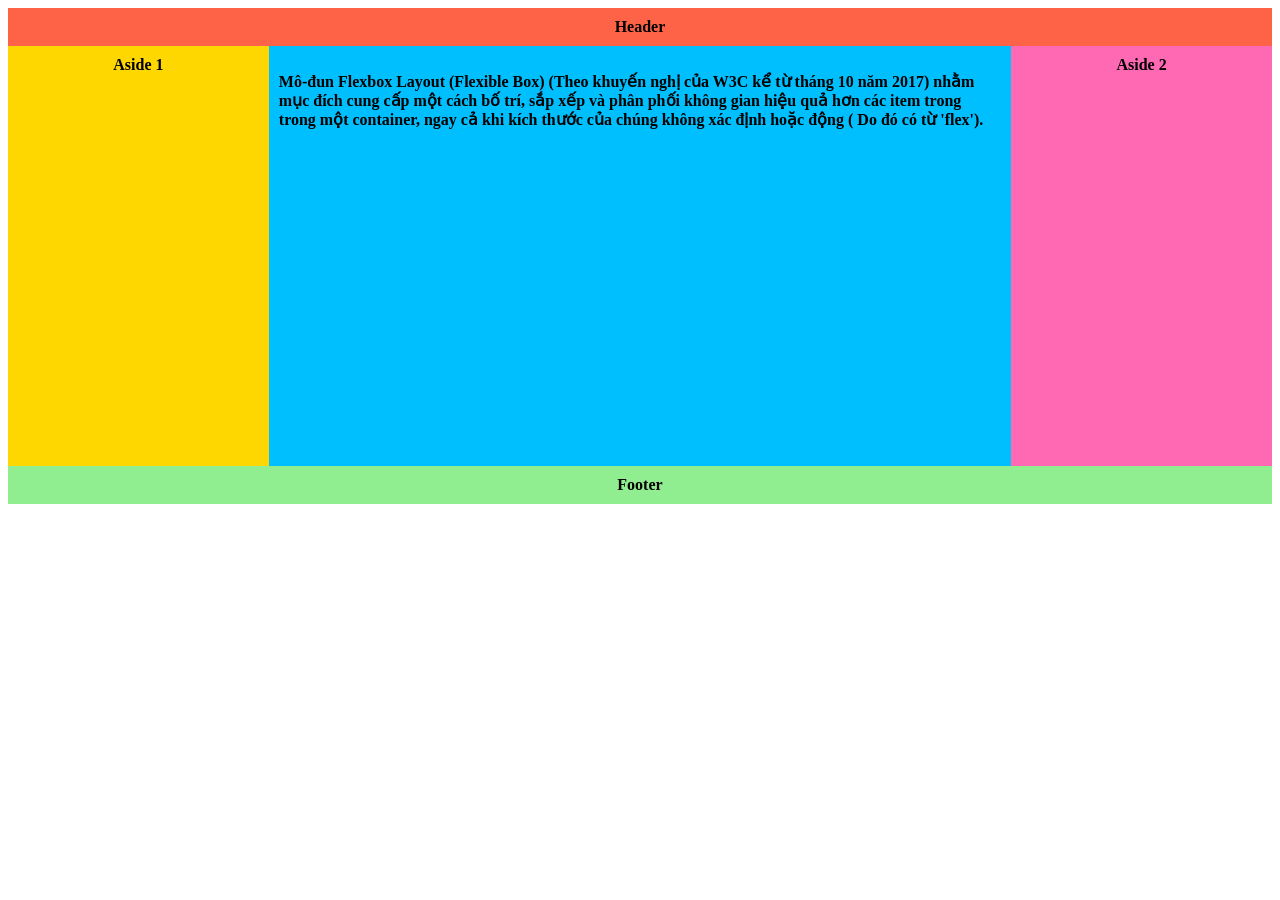
<file: Lab06/Bai_2_Minh_hoa_layout/index.html>
<!DOCTYPE html>
<html>

<head>
	<meta http-equiv="Content-Type" content="text/html; charset=utf-8" />
    <link rel="stylesheet" href="css/style.css">
</head>

<body>
    <div class="wrapper">
        <header class="header-flex-2">Header</header>
        <article class="main">
            <p>Mô-đun Flexbox Layout (Flexible Box) (Theo khuyến nghị của W3C kể từ tháng 10 năm 2017) nhằm mục đích
                cung cấp một cách bố trí, sắp xếp và phân phối không gian hiệu quả hơn các item trong trong một
                container, ngay cả khi kích thước của chúng không xác định hoặc động ( Do đó có từ 'flex').</p>
        </article>
        <aside class="aside aside-1">Aside 1</aside>
        <aside class="aside aside-2">Aside 2</aside>
        <footer class="footer-flex-2">Footer</footer>
    </div>
</body>

</html>
</file>
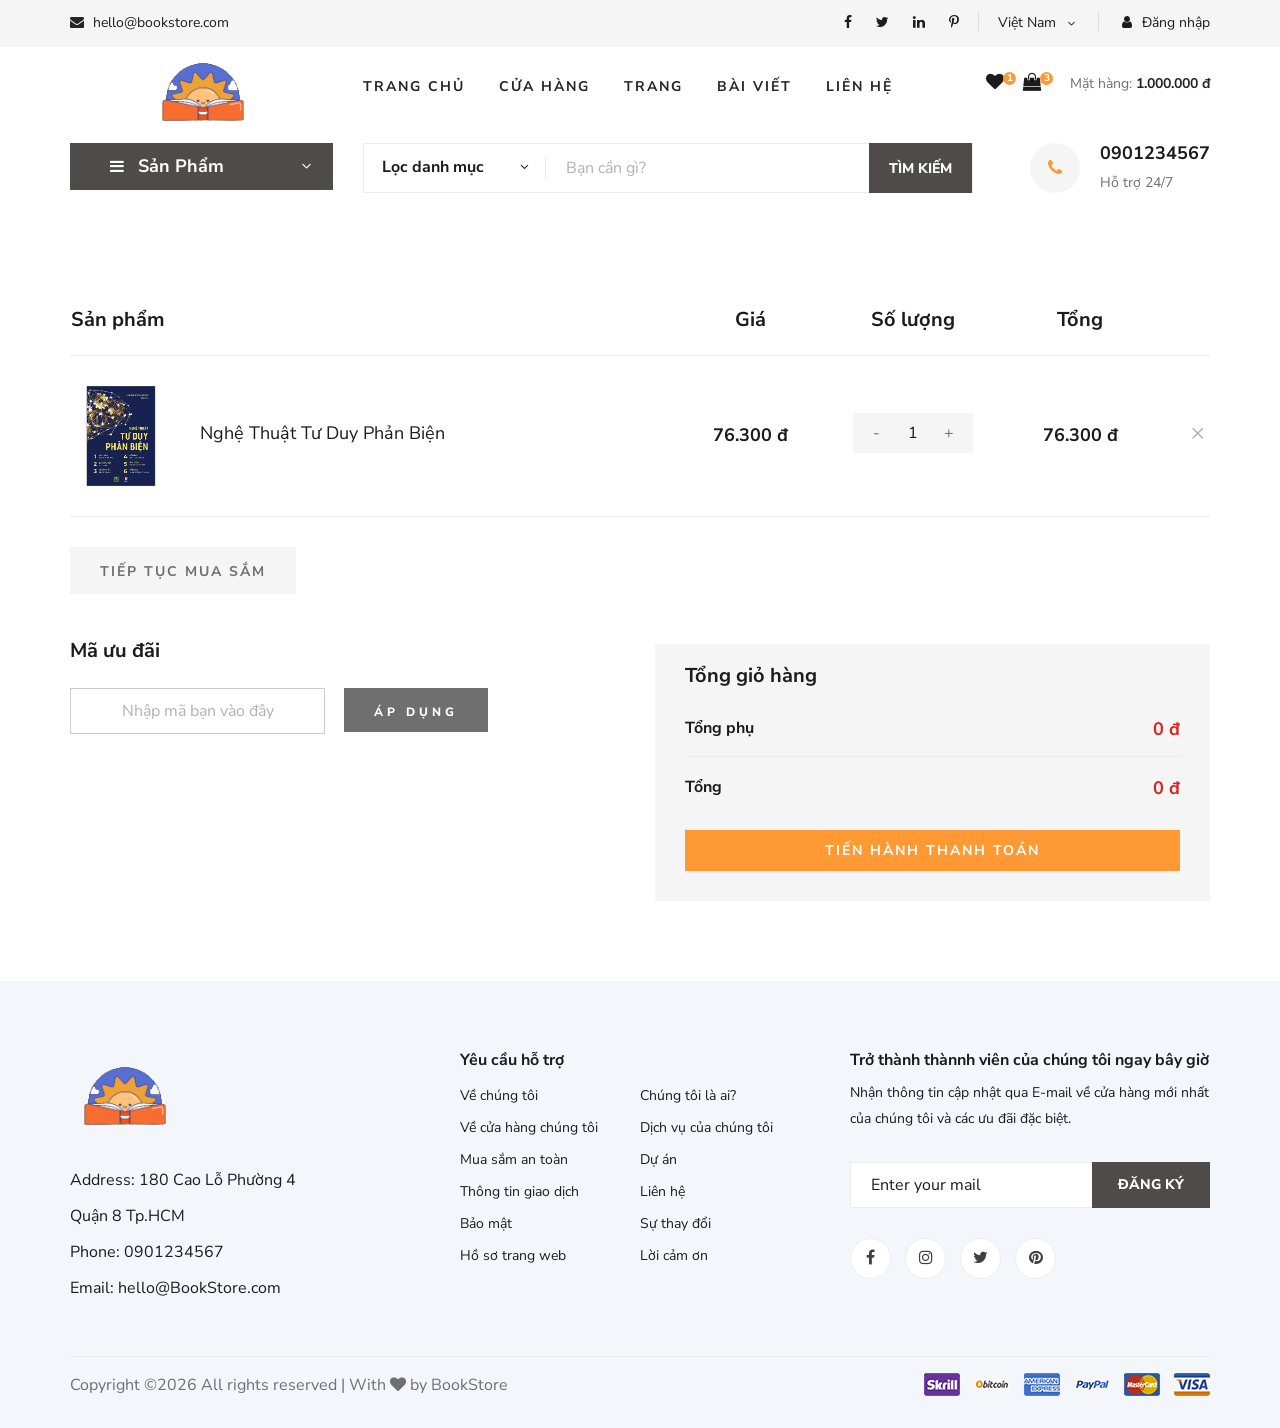
<file: Lab07/demo_bai_2/index.html>
<!DOCTYPE html>
<html lang="zxx">

<head>
    <meta charset="UTF-8">
    <meta name="description" content="Ogani Template">
    <meta name="keywords" content="Ogani, unica, creative, html">
    <meta name="viewport" content="width=device-width, initial-scale=1.0">
    <meta http-equiv="X-UA-Compatible" content="ie=edge">
    <title>Nice | BookStore</title>
    
    <!-- Google Font -->
    <link href="https://fonts.googleapis.com/css2?family=Nunito Sans:wght@200;300;400;600;900&display=swap" rel="stylesheet">
    
    <!-- Css Styles -->
    <link rel="stylesheet" href="css/bootstrap.min.css" type="text/css">
    <link rel="stylesheet" href="css/font-awesome.min.css" type="text/css">
    <link rel="stylesheet" href="css/elegant-icons.css" type="text/css">
    <link rel="stylesheet" href="css/nice-select.css" type="text/css">
    <link rel="stylesheet" href="css/jquery-ui.min.css" type="text/css">
    <link rel="stylesheet" href="css/owl.carousel.min.css" type="text/css">
    <link rel="stylesheet" href="css/slicknav.min.css" type="text/css">
    <link rel="stylesheet" href="css/style.css" type="text/css">


</head>

<body>
    <!-- Page Preloder -->
    <div id="preloder">
        <div class="loader"></div>
    </div>

    <!-- Humberger Begin -->
    <div class="humberger__menu__overlay"></div>
    <div class="humberger__menu__wrapper">
        <div class="humberger__menu__logo">
            <a href="#"><img src="img/logo.png" alt=""></a>
        </div>
        <div class="humberger__menu__cart">
            <ul>
                <li><a href="#"><i class="fa fa-heart"></i> <span>1</span></a></li>
                <li><a href="#"><i class="fa fa-shopping-bag"></i> <span>3</span></a></li>
            </ul>
            <div class="header__cart__price">Mặt hàng: <span>1.000.000 đ</span></div>
        </div>
        <div class="humberger__menu__widget">
            <div class="header__top__right__language">
                <div>Việt Nam</div>
                <span class="arrow_carrot-down"></span>
                <ul>
                    <li><a href="#">Spanis</a></li>
                    <li><a href="#">English</a></li>
                </ul>
            </div>
            <div class="header__top__right__auth">
                <a href="#"><i class="fa fa-user"></i> Đăng nhập</a>
            </div>
        </div>
        <nav class="humberger__menu__nav mobile-menu">
            <ul>
                <li><a href="./index.html">Trang chủ</a></li>
                <li><a href="./shop-grid.html">Cửa hàng</a></li>
                <li><a href="#">Trang</a>
                    <ul class="header__menu__dropdown">
                        <li><a href="./shop-details.html">Cửa hàng chi tiết</a></li>
                        <li><a href="./shoping-cart.html">Giỏ hàng</a></li>
                        <li><a href="./checkout.html">Thủ tục thanh toán</a></li>
                        <li><a href="./blog-details.html">Chi tiết bài viết</a></li>
                    </ul>
                </li>
                <li><a href="./blog.html">Bài viết</a></li>
                <li><a href="./contact.html">Liên hệ</a></li>
            </ul>
        </nav>
        <div id="mobile-menu-wrap"></div>
        <div class="header__top__right__social">
            <a href="#"><i class="fa fa-facebook"></i></a>
            <a href="#"><i class="fa fa-twitter"></i></a>
            <a href="#"><i class="fa fa-linkedin"></i></a>
            <a href="#"><i class="fa fa-pinterest-p"></i></a>
        </div>
        <div class="humberger__menu__contact">
            <ul>
                <li><i class="fa fa-envelope"></i> hello@bookstore.com</li>
            </ul>
        </div>
    </div>
    <!-- Humberger End -->

    <!-- Header Section Begin -->
    <header class="header">
        <div class="header__top">
            <div class="container">
                <div class="row">
                    <div class="col-lg-6 col-md-6">
                        <div class="header__top__left">
                            <ul>
                                <li><i class="fa fa-envelope"></i> hello@bookstore.com</li>
                            </ul>
                        </div>
                    </div>
                    <div class="col-lg-6 col-md-6">
                        <div class="header__top__right">
                            <div class="header__top__right__social">
                                <a href="#"><i class="fa fa-facebook"></i></a>
                                <a href="#"><i class="fa fa-twitter"></i></a>
                                <a href="#"><i class="fa fa-linkedin"></i></a>
                                <a href="#"><i class="fa fa-pinterest-p"></i></a>
                            </div>
                            <div class="header__top__right__language">
                                <div>Việt Nam</div>
                                <span class="arrow_carrot-down"></span>
                                <ul>
                                    <li><a href="#">Spanis</a></li>
                                    <li><a href="#">English</a></li>
                                </ul>
                            </div>
                            <div class="header__top__right__auth">
                                <a href="#"><i class="fa fa-user"></i> Đăng nhập</a>
                            </div>
                        </div>
                    </div>
                </div>
            </div>
        </div>
        <div class="container">
            <div class="row">
                <div class="col-lg-3">
                    <div class="header__logo">
                        <a href="./index.html"><img src="img/logo.png" alt=""></a>
                    </div>
                </div>
                <div class="col-lg-6">
                    <nav class="header__menu">
                        <ul class="ul-menu">
                            <li><a href="./index.html">Trang chủ</a></li>
                            <li><a href="./shop-grid.html">Cửa hàng</a></li>
                            <li><a href="#">Trang</a>
                                <ul class="header__menu__dropdown">
                                    <li><a href="./shop-details.html">Cửa hàng chi tiết</a></li>
                                    <li><a href="./shoping-cart.html">Giỏ hàng</a></li>
                                    <li><a href="./checkout.html">Thủ tục thanh toán</a></li>
                                    <li><a href="./blog-details.html">Chi tiết bài viết</a></li>
                                </ul>
                            </li>
                            <li><a href="./blog.html">Bài viết</a></li>
                            <li><a href="./contact.html">Liên hệ</a></li>
                        </ul>
                    </nav>
                </div>
                <div class="col-lg-3">
                    <div class="header__cart">
                        <ul>
                            <li><a href="#"><i class="fa fa-heart"></i> <span>1</span></a></li>
                            <li><a href="#"><i class="fa fa-shopping-bag"></i> <span>3</span></a></li>
                        </ul>
                        <div class="header__cart__price">Mặt hàng: <span>1.000.000 đ</span></div>
                    </div>
                </div>
            </div>
            <div class="humberger__open">
                <i class="fa fa-bars"></i>
            </div>
        </div>
    </header>
    <!-- Header Section End -->

    <!-- Hero Section Begin -->
    <section class="hero hero-normal">
        <div class="container">
            <div class="row">
                <div class="col-lg-3">
                    <div class="hero__categories">
                        <div class="hero__categories__all">
                            <i class="fa fa-bars"></i>
                            <span>Sản Phẩm</span>
                        </div>
                        <ul>
                            <li><a href="#">Văn học</a></li>
                            <li><a href="#">Kinh tế</a></li>
                            <li><a href="#">Thiếu nhi</a></li>
                            <li><a href="#">Kĩ năng sống</a></li>
                            <li><a href="#">Giáo khoa</a></li>
                            <li><a href="#">Từ điển</a></li>
                            <li><a href="#">Lịch sử</a></li>
                            <li><a href="#">Y học</a></li>
                            <li><a href="#">Tạp chí</a></li>
                            <li><a href="#">Ngoại ngữ</a></li>
                            <li><a href="#">Giáo trình</a></li>
                        </ul>
                    </div>
                </div>
                <div class="col-lg-9">
                    <div class="hero__search">
                        <div class="hero__search__form">
                            <form action="#">
                                <div class="hero__search__categories">
                                    Lọc danh mục
                                    <span class="arrow_carrot-down"></span>
                                </div>
                                <input type="text" placeholder="Bạn cần gì?">
                                <button type="submit" class="site-btn">TÌM KIẾM</button>
                            </form>
                        </div>
                        <div class="hero__search__phone">
                            <div class="hero__search__phone__icon">
                                <i class="fa fa-phone"></i>
                            </div>
                            <div class="hero__search__phone__text">
                                <h5>0901234567</h5>
                                <span>Hỗ trợ 24/7 </span>
                            </div>
                        </div>
                    </div>
                </div>
            </div>
        </div>
    </section>
    <!-- Hero Section End -->

    <!-- Shoping Cart Section Begin -->
    <section class="shoping-cart spad">
        <div class="container">
            <div class="row">
                <div class="col-lg-12">
                    <div class="shoping__cart__table">
                        <table>
                            <thead>
                                <tr>
                                    <th class="shoping__product">Sản phẩm</th>
                                    <th>Giá</th>
                                    <th>Số lượng</th>
                                    <th>Tổng</th>
                                    <th></th>
                                </tr>
                            </thead>
                            <tbody>
                                <tr>
                                    <td class="shoping__cart__item">
                                        <img src="img/featured/Book_2.jpg" alt="" width="100px">
                                        <h5>Nghệ Thuật Tư Duy Phản Biện</h5>
                                    </td>
                                    <td class="shoping__cart__price">
                                        76.300 đ
                                    </td>
                                    <td class="shoping__cart__quantity">
                                        <div class="quantity">
                                            <div class="pro-qty">
                                                <input value="1" id="quantity" >
                                            </div>
                                        </div>
                                    </td>
                                    <td class="shoping__cart__total" id="total">
                                        76.300 đ
                                    </td>
                                    <td class="shoping__cart__item__close">
                                        <span class="icon_close"></span>
                                    </td>
                                </tr>
                            </tbody>
                        </table>
                    </div>
                </div>
            </div>
            <div class="row">
                <div class="col-lg-12">
                    <div class="shoping__cart__btns">
                        <a href="#" class="primary-btn cart-btn">TIẾP TỤC MUA SẮM</a>
                    </div>
                </div>
                <div class="col-lg-6">
                    <div class="shoping__continue">
                        <div class="shoping__discount">
                            <h5>Mã ưu đãi</h5>
                            <form action="#">
                                <input type="text" placeholder="Nhập mã bạn vào đây">
                                <button type="submit" class="site-btn">ÁP DỤNG</button>
                            </form>
                        </div>
                    </div>
                </div>
                <div class="col-lg-6">
                    <div class="shoping__checkout">
                        <h5>Tổng giỏ hàng</h5>
                        <ul>
                            <li>Tổng phụ <span>0 đ</span></li>
                            <li>Tổng <span>0 đ</span></li>
                        </ul>
                        <a href="#" class="primary-btn">Tiến hành thanh toán</a>
                    </div>
                </div>
            </div>
        </div>
    </section>
    <!-- Shoping Cart Section End -->


    <!-- Footer Section Begin -->
    <footer class="footer spad">
        <div class="container">
            <div class="row">
                <div class="col-lg-3 col-md-6 col-sm-6">
                    <div class="footer__about">
                        <div class="footer__about__logo">
                            <a href="./index.html"><img src="img/logo.png" alt=""></a>
                        </div>
                        <ul>
                            <li>Address: 180 Cao Lỗ Phường 4 Quận 8 Tp.HCM</li>
                            <li>Phone: 0901234567</li>
                            <li>Email: hello@BookStore.com</li>
                        </ul>
                    </div>
                </div>
                <div class="col-lg-4 col-md-6 col-sm-6 offset-lg-1">
                    <div class="footer__widget">
                        <h6>
                            Yêu cầu hỗ trợ</h6>
                        <ul>
                            <li><a href="#">Về chúng tôi</a></li>
                            <li><a href="#">Về cửa hàng chúng tôi</a></li>
                            <li><a href="#">Mua sắm an toàn</a></li>
                            <li><a href="#">Thông tin giao dịch</a></li>
                            <li><a href="#">Bảo mật</a></li>
                            <li><a href="#">Hồ sơ trang web</a></li>
                        </ul>
                        <ul>
                            <li><a href="#">Chúng tôi là ai?</a></li>
                            <li><a href="#">Dịch vụ của chúng tôi</a></li>
                            <li><a href="#">Dự án</a></li>
                            <li><a href="#">Liên hệ</a></li>
                            <li><a href="#">Sự thay đổi</a></li>
                            <li><a href="#">Lời cảm ơn</a></li>
                        </ul>
                    </div>
                </div>
                <div class="col-lg-4 col-md-12">
                    <div class="footer__widget">
                        <h6>Trở thành thànnh viên của chúng tôi ngay bây giờ</h6>
                        <p>Nhận thông tin cập nhật qua E-mail về cửa hàng mới nhất của chúng tôi và các ưu đãi đặc biệt.</p>
                        <form action="#">
                            <input type="text" placeholder="Enter your mail">
                            <button type="submit" class="site-btn">Đăng ký</button>
                        </form>
                        <div class="footer__widget__social">
                            <a href="#"><i class="fa fa-facebook"></i></a>
                            <a href="#"><i class="fa fa-instagram"></i></a>
                            <a href="#"><i class="fa fa-twitter"></i></a>
                            <a href="#"><i class="fa fa-pinterest"></i></a>
                        </div>
                    </div>
                </div>
            </div>
            <div class="row">
                <div class="col-lg-12">
                    <div class="footer__copyright">
                        <div class="footer__copyright__text"><p>
  Copyright &copy;<script>document.write(new Date().getFullYear());</script> All rights reserved | With <i class="fa fa-heart" aria-hidden="true"></i> by BookStore</a>
  </p></div>
                        <div class="footer__copyright__payment"><img src="img/payment-item.png" alt=""></div>
                    </div>
                </div>
            </div>
        </div>
    </footer>
    <!-- Footer Section End -->

    <!-- Js Plugins -->
    <script src="js/jquery-3.3.1.min.js"></script>
    <script src="js/bootstrap.min.js"></script>
    <script src="js/jquery.nice-select.min.js"></script>
    <script src="js/jquery-ui.min.js"></script>
    <script src="js/jquery.slicknav.js"></script>
    <script src="js/mixitup.min.js"></script>
    <script src="js/owl.carousel.min.js"></script>
    <script src="js/main.js"></script>


</body>

</html>
</file>
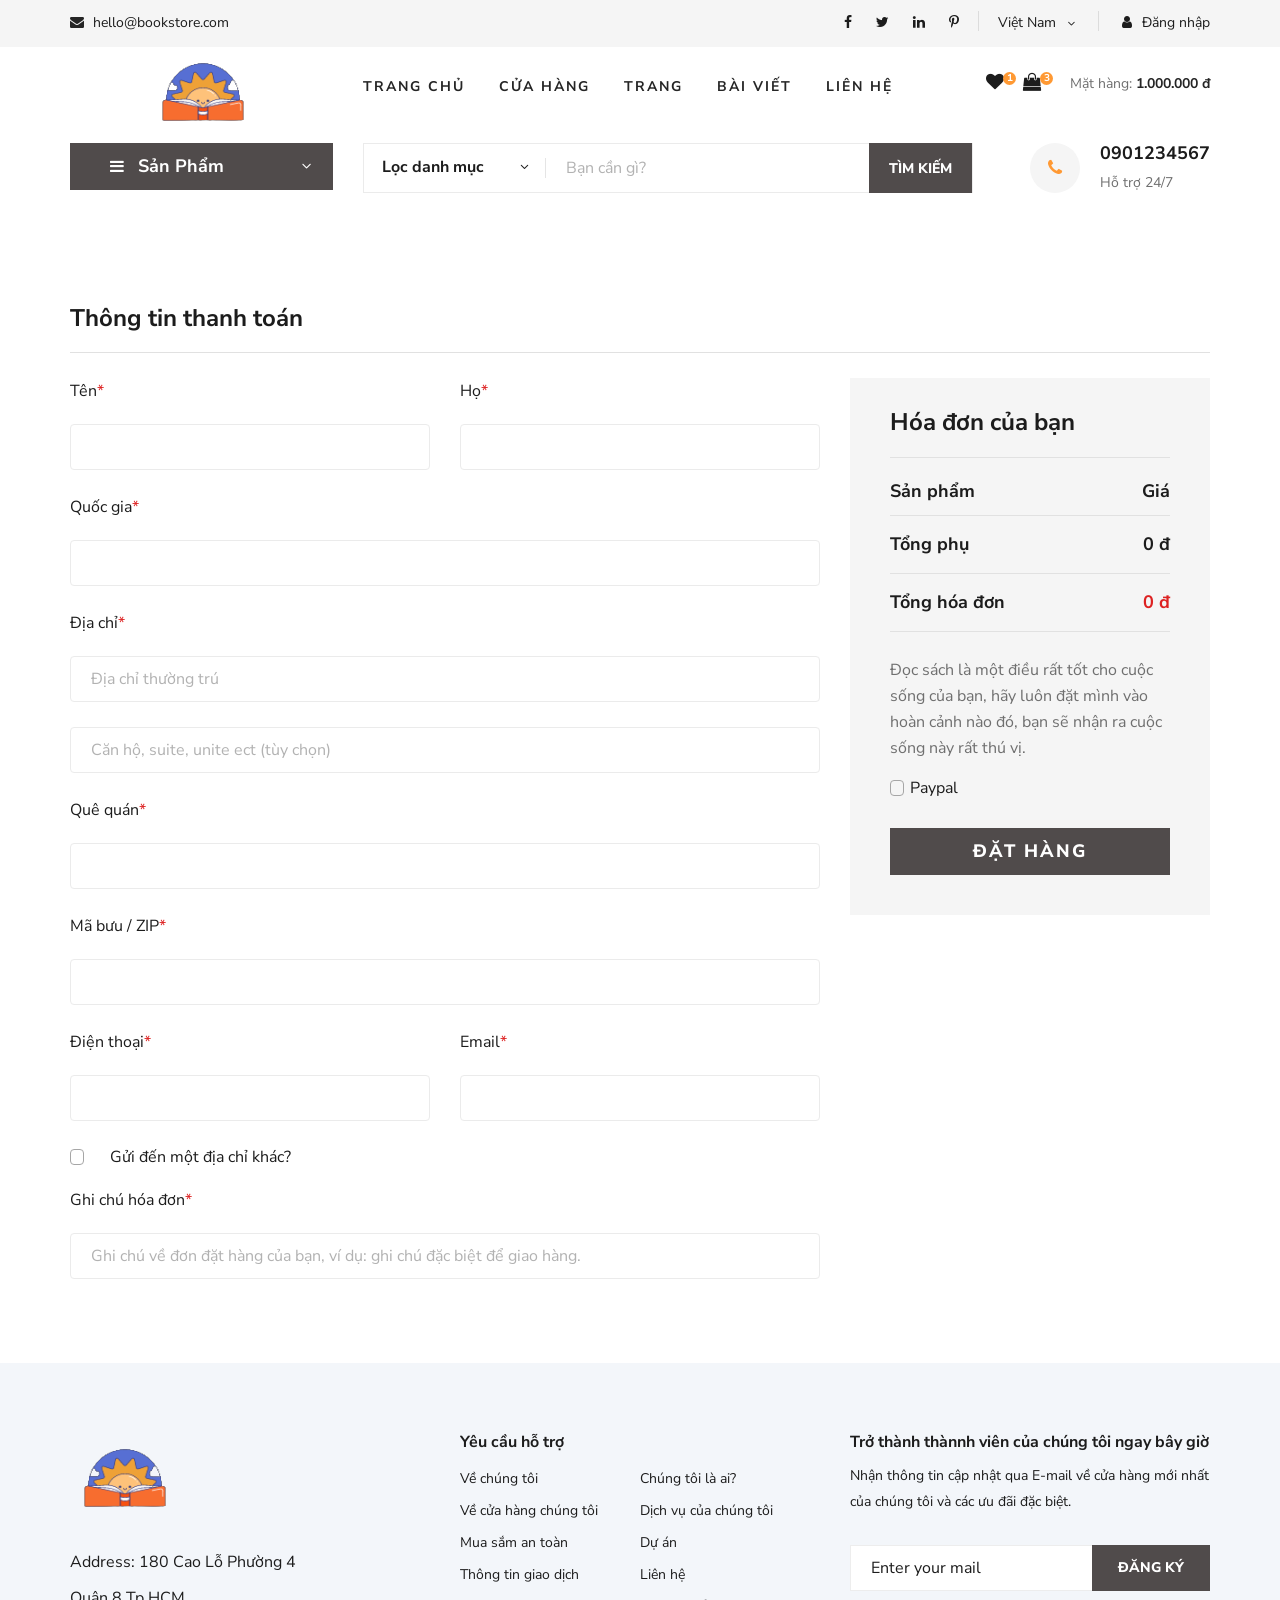
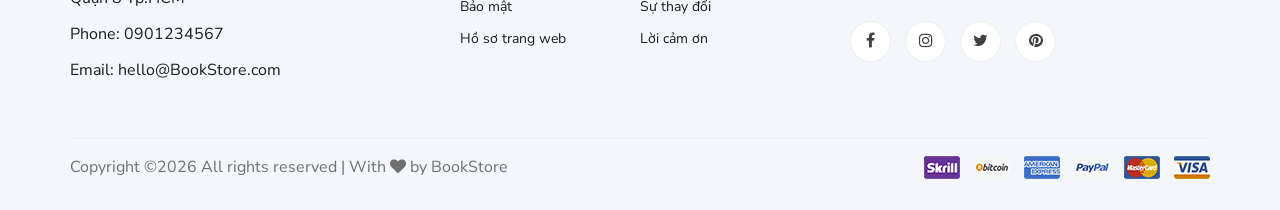
<file: Lab07/Vi_du/index.html>
<!DOCTYPE html>
<html lang="zxx">

<head>
    <meta charset="UTF-8">
    <meta name="description" content="Ogani Template">
    <meta name="keywords" content="Ogani, unica, creative, html">
    <meta name="viewport" content="width=device-width, initial-scale=1.0">
    <meta http-equiv="X-UA-Compatible" content="ie=edge">
    <title>Nice | BookStore</title>
    
    <!-- Google Font -->
    <link href="https://fonts.googleapis.com/css2?family=Nunito Sans:wght@200;300;400;600;900&display=swap" rel="stylesheet">
    
    <!-- Css Styles -->
    <link rel="stylesheet" href="css/bootstrap.min.css" type="text/css">
    <link rel="stylesheet" href="css/font-awesome.min.css" type="text/css">
    <link rel="stylesheet" href="css/elegant-icons.css" type="text/css">
    <link rel="stylesheet" href="css/nice-select.css" type="text/css">
    <link rel="stylesheet" href="css/jquery-ui.min.css" type="text/css">
    <link rel="stylesheet" href="css/owl.carousel.min.css" type="text/css">
    <link rel="stylesheet" href="css/slicknav.min.css" type="text/css">
    <link rel="stylesheet" href="css/style.css" type="text/css">


    <style>
        .error-message {
            color: red;
            font-size: 14px; 
            margin-top: 5px; 
        }
    </style>
</head>

<body>
    <!-- Page Preloder -->
    <div id="preloder">
        <div class="loader"></div>
    </div>

    <!-- Humberger Begin -->
    <div class="humberger__menu__overlay"></div>
    <div class="humberger__menu__wrapper">
        <div class="humberger__menu__logo">
            <a href="#"><img src="img/logo.png" alt=""></a>
        </div>
        <div class="humberger__menu__cart">
            <ul>
                <li><a href="#"><i class="fa fa-heart"></i> <span>1</span></a></li>
                <li><a href="#"><i class="fa fa-shopping-bag"></i> <span>3</span></a></li>
            </ul>
            <div class="header__cart__price">Mặt hàng: <span>1.000.000 đ</span></div>
        </div>
        <div class="humberger__menu__widget">
            <div class="header__top__right__language">
                <div>Việt Nam</div>
                <span class="arrow_carrot-down"></span>
                <ul>
                    <li><a href="#">Spanis</a></li>
                    <li><a href="#">English</a></li>
                </ul>
            </div>
            <div class="header__top__right__auth">
                <a href="#"><i class="fa fa-user"></i> Đăng nhập</a>
            </div>
        </div>
        <nav class="humberger__menu__nav mobile-menu">
            <ul>
                <li><a href="./index.html">Trang chủ</a></li>
                <li><a href="./shop-grid.html">Cửa hàng</a></li>
                <li><a href="#">Trang</a>
                    <ul class="header__menu__dropdown">
                        <li><a href="./shop-details.html">Cửa hàng chi tiết</a></li>
                        <li><a href="./shoping-cart.html">Giỏ hàng</a></li>
                        <li><a href="./checkout.html">Thủ tục thanh toán</a></li>
                        <li><a href="./blog-details.html">Chi tiết bài viết</a></li>
                    </ul>
                </li>
                <li><a href="./blog.html">Bài viết</a></li>
                <li><a href="./contact.html">Liên hệ</a></li>
            </ul>
        </nav>
        <div id="mobile-menu-wrap"></div>
        <div class="header__top__right__social">
            <a href="#"><i class="fa fa-facebook"></i></a>
            <a href="#"><i class="fa fa-twitter"></i></a>
            <a href="#"><i class="fa fa-linkedin"></i></a>
            <a href="#"><i class="fa fa-pinterest-p"></i></a>
        </div>
        <div class="humberger__menu__contact">
            <ul>
                <li><i class="fa fa-envelope"></i> hello@bookstore.com</li>
            </ul>
        </div>
    </div>
    <!-- Humberger End -->

    <!-- Header Section Begin -->
    <header class="header">
        <div class="header__top">
            <div class="container">
                <div class="row">
                    <div class="col-lg-6 col-md-6">
                        <div class="header__top__left">
                            <ul>
                                <li><i class="fa fa-envelope"></i> hello@bookstore.com</li>
                            </ul>
                        </div>
                    </div>
                    <div class="col-lg-6 col-md-6">
                        <div class="header__top__right">
                            <div class="header__top__right__social">
                                <a href="#"><i class="fa fa-facebook"></i></a>
                                <a href="#"><i class="fa fa-twitter"></i></a>
                                <a href="#"><i class="fa fa-linkedin"></i></a>
                                <a href="#"><i class="fa fa-pinterest-p"></i></a>
                            </div>
                            <div class="header__top__right__language">
                                <div>Việt Nam</div>
                                <span class="arrow_carrot-down"></span>
                                <ul>
                                    <li><a href="#">Spanis</a></li>
                                    <li><a href="#">English</a></li>
                                </ul>
                            </div>
                            <div class="header__top__right__auth">
                                <a href="#"><i class="fa fa-user"></i> Đăng nhập</a>
                            </div>
                        </div>
                    </div>
                </div>
            </div>
        </div>
        <div class="container">
            <div class="row">
                <div class="col-lg-3">
                    <div class="header__logo">
                        <a href="./index.html"><img src="img/logo.png" alt=""></a>
                    </div>
                </div>
                <div class="col-lg-6">
                    <nav class="header__menu">
                        <ul class="ul-menu">
                            <li><a href="./index.html">Trang chủ</a></li>
                            <li><a href="./shop-grid.html">Cửa hàng</a></li>
                            <li><a href="#">Trang</a>
                                <ul class="header__menu__dropdown">
                                    <li><a href="./shop-details.html">Cửa hàng chi tiết</a></li>
                                    <li><a href="./shoping-cart.html">Giỏ hàng</a></li>
                                    <li><a href="./checkout.html">Thủ tục thanh toán</a></li>
                                    <li><a href="./blog-details.html">Chi tiết bài viết</a></li>
                                </ul>
                            </li>
                            <li><a href="./blog.html">Bài viết</a></li>
                            <li><a href="./contact.html">Liên hệ</a></li>
                        </ul>
                    </nav>
                </div>
                <div class="col-lg-3">
                    <div class="header__cart">
                        <ul>
                            <li><a href="#"><i class="fa fa-heart"></i> <span>1</span></a></li>
                            <li><a href="#"><i class="fa fa-shopping-bag"></i> <span>3</span></a></li>
                        </ul>
                        <div class="header__cart__price">Mặt hàng: <span>1.000.000 đ</span></div>
                    </div>
                </div>
            </div>
            <div class="humberger__open">
                <i class="fa fa-bars"></i>
            </div>
        </div>
    </header>
    <!-- Header Section End -->

    <!-- Hero Section Begin -->
    <section class="hero hero-normal">
        <div class="container">
            <div class="row">
                <div class="col-lg-3">
                    <div class="hero__categories">
                        <div class="hero__categories__all">
                            <i class="fa fa-bars"></i>
                            <span>Sản Phẩm</span>
                        </div>
                        <ul>
                            <li><a href="#">Văn học</a></li>
                            <li><a href="#">Kinh tế</a></li>
                            <li><a href="#">Thiếu nhi</a></li>
                            <li><a href="#">Kĩ năng sống</a></li>
                            <li><a href="#">Giáo khoa</a></li>
                            <li><a href="#">Từ điển</a></li>
                            <li><a href="#">Lịch sử</a></li>
                            <li><a href="#">Y học</a></li>
                            <li><a href="#">Tạp chí</a></li>
                            <li><a href="#">Ngoại ngữ</a></li>
                            <li><a href="#">Giáo trình</a></li>
                        </ul>
                    </div>
                </div>
                <div class="col-lg-9">
                    <div class="hero__search">
                        <div class="hero__search__form">
                            <form action="#">
                                <div class="hero__search__categories">
                                    Lọc danh mục
                                    <span class="arrow_carrot-down"></span>
                                </div>
                                <input type="text" placeholder="Bạn cần gì?">
                                <button type="submit" class="site-btn">TÌM KIẾM</button>
                            </form>
                        </div>
                        <div class="hero__search__phone">
                            <div class="hero__search__phone__icon">
                                <i class="fa fa-phone"></i>
                            </div>
                            <div class="hero__search__phone__text">
                                <h5>0901234567</h5>
                                <span>Hỗ trợ 24/7 </span>
                            </div>
                        </div>
                    </div>
                </div>
            </div>
        </div>
    </section>
    <!-- Hero Section End -->

     <!-- Checkout Section Begin -->
     <section class="checkout spad">
        <div class="container">
            <div class="checkout__form">
                <h4>Thông tin thanh toán</h4>
                <form id="checkoutForm" action="#">
                    <div class="row">
                        <div class="col-lg-8 col-md-6">
                            <div class="row">
                                <div class="col-lg-6">
                                    <div class="checkout__input">
                                        <p>Tên<span>*</span></p>
                                        <input type="text" id="firstNameInput">
                                        <div class="error-message" id="firstNameErrorMessage"></div>
                                    </div>
                                </div>
                                <div class="col-lg-6">
                                    <div class="checkout__input">
                                        <p>Họ<span>*</span></p>
                                        <input type="text" id="lastNameInput">
                                        <div class="error-message" id="lastNameErrorMessage"></div>
                                    </div>
                                </div>
                            </div>
                            <div class="checkout__input">
                                <p>Quốc gia<span>*</span></p>
                                <input type="text" id="nationInput">
                                <div class="error-message" id="nationErrorMessage"></div>
                            </div>
                            <div class="checkout__input">
                                <p>Địa chỉ<span>*</span></p>
                                <input type="text" placeholder="Địa chỉ thường trú" class="checkout__input__add" id="adresseInput">
                                <div class="error-message" id="adresseErrorMessage"></div>
                                <input type="text" placeholder="Căn hộ, suite, unite ect (tùy chọn)" id="suiteInput">
                                <div class="error-message" id="suiteErrorMessage"></div>
                            </div>
                            <div class="checkout__input">
                                <p>Quê quán<span>*</span></p>
                                <input type="text" id="countryInput">
                                <div class="error-message" id="countryErrorMessage"></div>
                            </div>
                            <div class="checkout__input">
                                <p>Mã bưu / ZIP<span>*</span></p>
                                <input type="text" id="zipInput">
                                <div class="error-message" id="zipErrorMessage"></div>
                            </div>
                            <div class="row">
                                <div class="col-lg-6">
                                    <div class="checkout__input">
                                        <p>Điện thoại<span>*</span></p>
                                        <input type="text" id="numInput">
                                        <div class="error-message" id="numErrorMessage"></div>
                                    </div>
                                </div>
                                <div class="col-lg-6">
                                    <div class="checkout__input">
                                        <p>Email<span>*</span></p>
                                        <input type="text" id="emailInput">
                                        <div class="error-message" id="emailErrorMessage"></div>
                                    </div>
                                </div>
                            </div>
                           
                            <div class="checkout__input__checkbox">
                                <label for="diff-acc">
                                    Gửi đến một địa chỉ khác?
                                    <input type="checkbox" id="diff-acc">
                                    <span class="checkmark"></span>
                                </label>
                            </div>
                            <div class="checkout__input">
                                <p>Ghi chú hóa đơn<span>*</span></p>
                                <input type="text" placeholder="Ghi chú về đơn đặt hàng của bạn, ví dụ: ghi chú đặc biệt để giao hàng." id="noteInput">
                                <div class="error-message" id="noteErrorMessage"></div>
                            </div>
                        </div>
                        <div class="col-lg-4 col-md-6">
                            <div class="checkout__order">
                                <h4>Hóa đơn của bạn</h4>
                                <div class="checkout__order__products">Sản phẩm <span>Giá</span></div>
                               
                                <div class="checkout__order__subtotal">Tổng phụ <span>0 đ</span></div>
                                <div class="checkout__order__total">Tổng hóa đơn <span>0 đ</span></div>
                                <p>Đọc sách là một điều rất tốt cho cuộc sống của bạn, hãy luôn đặt mình vào hoàn cảnh nào đó, bạn sẽ
                                    nhận ra cuộc sống này rất thú vị.
                                </p>
                                <div class="checkout__input__checkbox">
                                    <label for="paypal">
                                        Paypal
                                        <input type="checkbox" id="paypal">
                                        <span class="checkmark"></span>
                                    </label>
                                </div>
                                <button type="button" class="site-btn" onclick="validateForm()">Đặt hàng</button>
                            </div>
                        </div>
                    </div>
                </form>
            </div>
        </div>
    </section>
    <!-- Checkout Section End -->


    <!-- Footer Section Begin -->
    <footer class="footer spad">
        <div class="container">
            <div class="row">
                <div class="col-lg-3 col-md-6 col-sm-6">
                    <div class="footer__about">
                        <div class="footer__about__logo">
                            <a href="./index.html"><img src="img/logo.png" alt=""></a>
                        </div>
                        <ul>
                            <li>Address: 180 Cao Lỗ Phường 4 Quận 8 Tp.HCM</li>
                            <li>Phone: 0901234567</li>
                            <li>Email: hello@BookStore.com</li>
                        </ul>
                    </div>
                </div>
                <div class="col-lg-4 col-md-6 col-sm-6 offset-lg-1">
                    <div class="footer__widget">
                        <h6>
                            Yêu cầu hỗ trợ</h6>
                        <ul>
                            <li><a href="#">Về chúng tôi</a></li>
                            <li><a href="#">Về cửa hàng chúng tôi</a></li>
                            <li><a href="#">Mua sắm an toàn</a></li>
                            <li><a href="#">Thông tin giao dịch</a></li>
                            <li><a href="#">Bảo mật</a></li>
                            <li><a href="#">Hồ sơ trang web</a></li>
                        </ul>
                        <ul>
                            <li><a href="#">Chúng tôi là ai?</a></li>
                            <li><a href="#">Dịch vụ của chúng tôi</a></li>
                            <li><a href="#">Dự án</a></li>
                            <li><a href="#">Liên hệ</a></li>
                            <li><a href="#">Sự thay đổi</a></li>
                            <li><a href="#">Lời cảm ơn</a></li>
                        </ul>
                    </div>
                </div>
                <div class="col-lg-4 col-md-12">
                    <div class="footer__widget">
                        <h6>Trở thành thànnh viên của chúng tôi ngay bây giờ</h6>
                        <p>Nhận thông tin cập nhật qua E-mail về cửa hàng mới nhất của chúng tôi và các ưu đãi đặc biệt.</p>
                        <form action="#">
                            <input type="text" placeholder="Enter your mail">
                            <button type="submit" class="site-btn">Đăng ký</button>
                        </form>
                        <div class="footer__widget__social">
                            <a href="#"><i class="fa fa-facebook"></i></a>
                            <a href="#"><i class="fa fa-instagram"></i></a>
                            <a href="#"><i class="fa fa-twitter"></i></a>
                            <a href="#"><i class="fa fa-pinterest"></i></a>
                        </div>
                    </div>
                </div>
            </div>
            <div class="row">
                <div class="col-lg-12">
                    <div class="footer__copyright">
                        <div class="footer__copyright__text"><p>
  Copyright &copy;<script>document.write(new Date().getFullYear());</script> All rights reserved | With <i class="fa fa-heart" aria-hidden="true"></i> by BookStore</a>
  </p></div>
                        <div class="footer__copyright__payment"><img src="img/payment-item.png" alt=""></div>
                    </div>
                </div>
            </div>
        </div>
    </footer>
    <!-- Footer Section End -->

    <!-- Js Plugins -->
    <script src="js/jquery-3.3.1.min.js"></script>
    <script src="js/bootstrap.min.js"></script>
    <script src="js/jquery.nice-select.min.js"></script>
    <script src="js/jquery-ui.min.js"></script>
    <script src="js/jquery.slicknav.js"></script>
    <script src="js/mixitup.min.js"></script>
    <script src="js/owl.carousel.min.js"></script>
    <script src="js/main.js"></script>



    <!-- JavaScript -->
    <script>
        function validateForm() {
            
            var firstName = firstNameInput.value.trim();
            var email = emailInput.value.trim();

            var isValid = true;

            if (firstName === '') {
                firstNameErrorMessage.textContent = 'Vui lòng nhập tên của bạn.';
                isValid = false;
            } else {
                firstNameErrorMessage.textContent = '';
            }

            if (!validateEmail(emailInput.value)) {
                emailErrorMessage.textContent = 'Vui lòng nhập một địa chỉ email hợp lệ.';
                isValid = false;
            } else {
                emailErrorMessage.textContent = '';
            }
            
            if (isValid) {
                alert('Đặt hàng thành công!');
            }

        }
    
        function validateEmail(email) {
            var emailRegex = /\S+@\S+\.\S+/;
            return emailRegex.test(email);
        }
    
    </script>
    
</body>

</html>
</file>
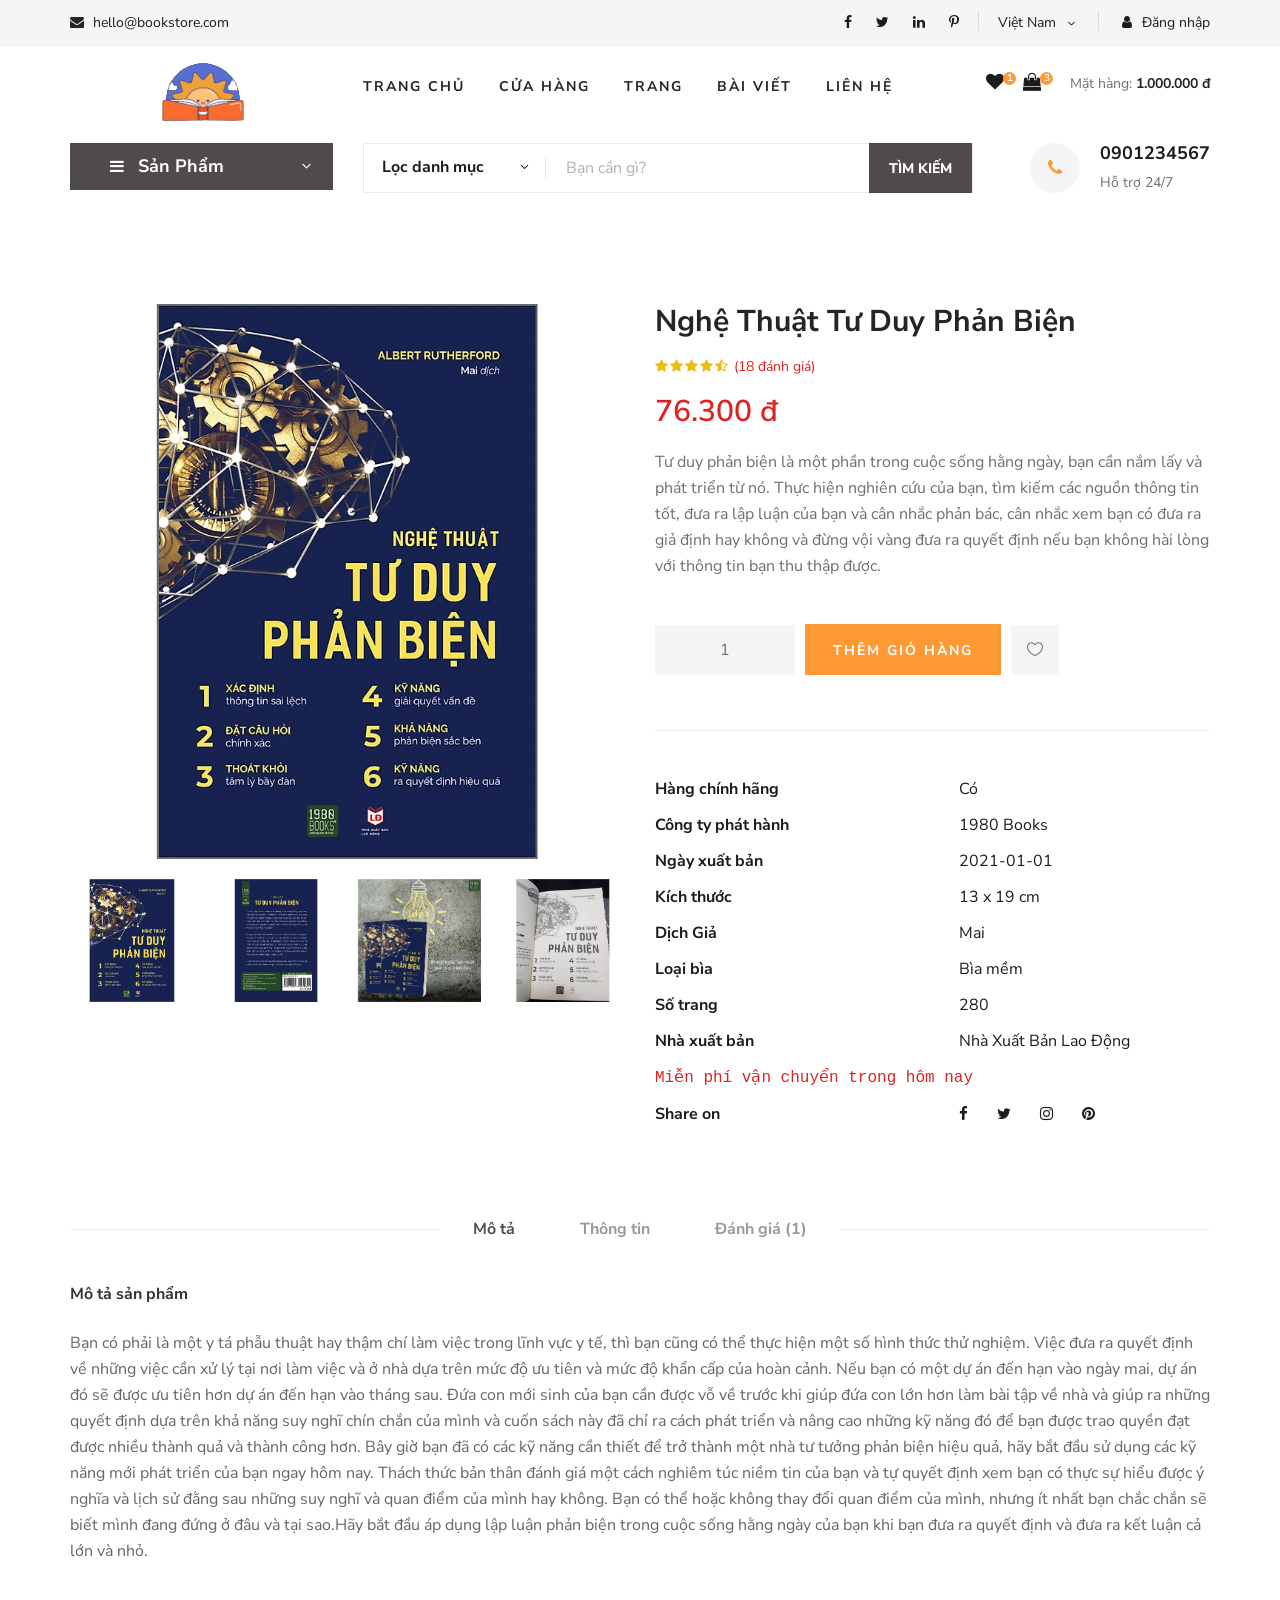
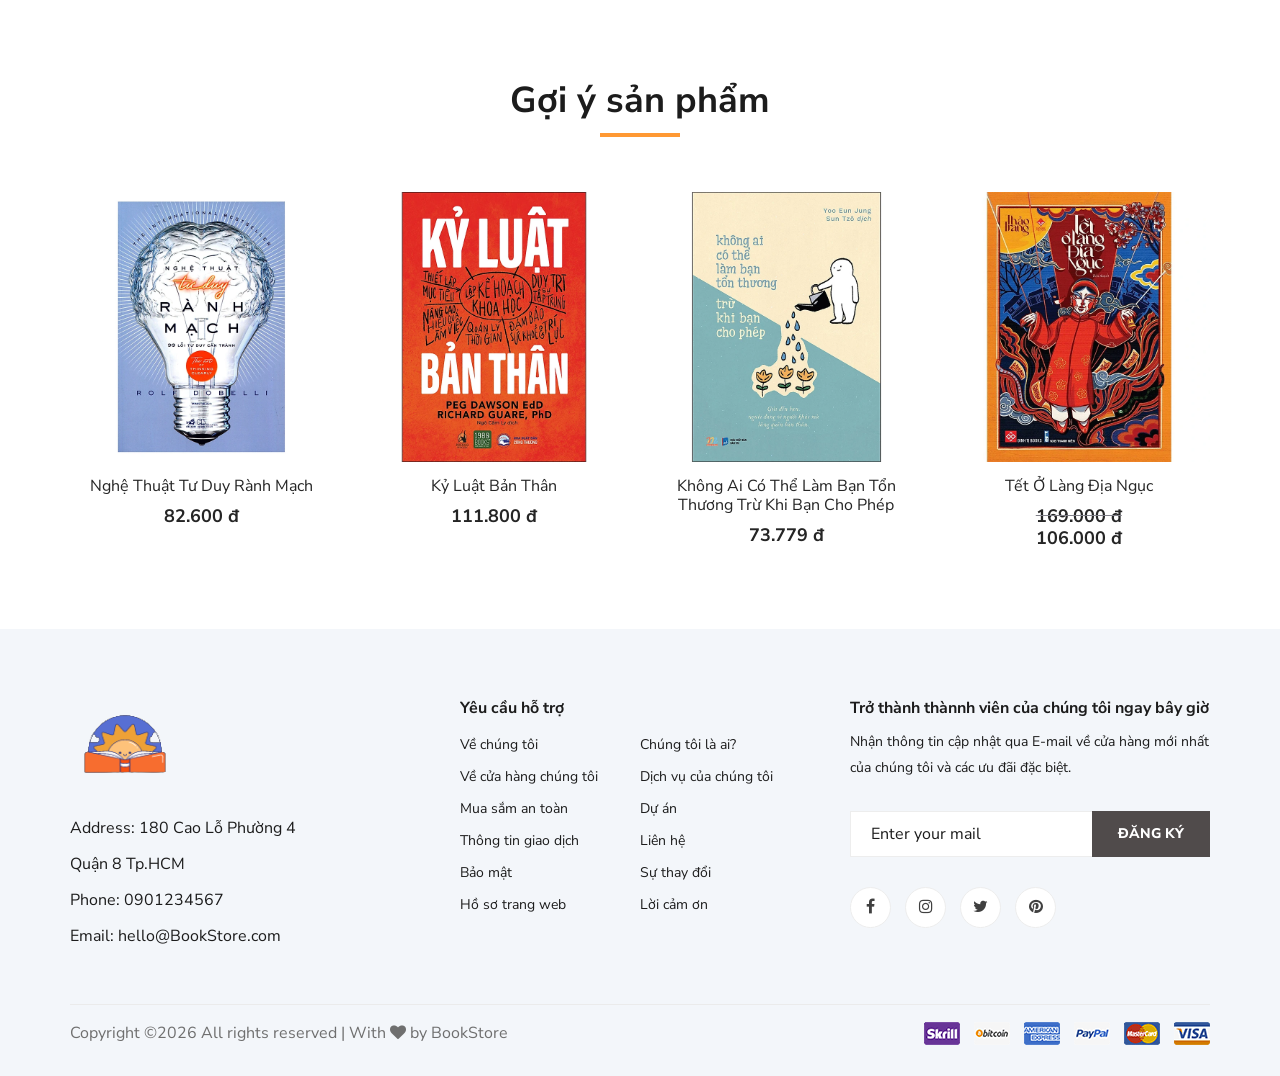
<file: Lab08/Vi_du_2/index.html>
<!DOCTYPE html>
<html lang="zxx">

<head>
    <meta charset="UTF-8">
    <meta name="description" content="Ogani Template">
    <meta name="keywords" content="Ogani, unica, creative, html">
    <meta name="viewport" content="width=device-width, initial-scale=1.0">
    <meta http-equiv="X-UA-Compatible" content="ie=edge">
    <title>Nice | BookStore</title>

    <!-- Google Font -->
    <link href="https://fonts.googleapis.com/css2?family=Nunito Sans:wght@200;300;400;600;900&display=swap" rel="stylesheet">

    <!-- Css Styles -->
    <link rel="stylesheet" href="css/bootstrap.min.css" type="text/css">
    <link rel="stylesheet" href="css/font-awesome.min.css" type="text/css">
    <link rel="stylesheet" href="css/elegant-icons.css" type="text/css">
    <link rel="stylesheet" href="css/nice-select.css" type="text/css">
    <link rel="stylesheet" href="css/jquery-ui.min.css" type="text/css">
    <link rel="stylesheet" href="css/owl.carousel.min.css" type="text/css">
    <link rel="stylesheet" href="css/slicknav.min.css" type="text/css">
    <link rel="stylesheet" href="css/style.css" type="text/css">

    <style>
        .product__details__pic__slider {
            position: relative;
            overflow: hidden;
        }

        .product__details__pic__slider img {
            display: none;
            width: 100%;
            height: auto;
        }

        .button__slide{
            text-align: center;
            padding-top: 10px;
        }
    </style>

    
</head>

<body>
    <!-- Page Preloder -->
    <div id="preloder">
        <div class="loader"></div>
    </div>

    <!-- Humberger Begin -->
    <div class="humberger__menu__overlay"></div>
    <div class="humberger__menu__wrapper">
        <div class="humberger__menu__logo">
            <a href="#"><img src="img/logo.png" alt=""></a>
        </div>
        <div class="humberger__menu__cart">
            <ul>
                <li><a href="#"><i class="fa fa-heart"></i> <span>1</span></a></li>
                <li><a href="#"><i class="fa fa-shopping-bag"></i> <span>3</span></a></li>
            </ul>
            <div class="header__cart__price">Mặt hàng: <span>1.000.000 đ</span></div>
        </div>
        <div class="humberger__menu__widget">
            <div class="header__top__right__language">
                <div>Việt Nam</div>
                <span class="arrow_carrot-down"></span>
                <ul>
                    <li><a href="#">Spanis</a></li>
                    <li><a href="#">English</a></li>
                </ul>
            </div>
            <div class="header__top__right__auth">
                <a href="#"><i class="fa fa-user"></i> Đăng nhập</a>
            </div>
        </div>
        <nav class="humberger__menu__nav mobile-menu">
            <ul>
                <li><a href="./index.html">Trang chủ</a></li>
                <li><a href="./shop-grid.html">Cửa hàng</a></li>
                <li><a href="#">Trang</a>
                    <ul class="header__menu__dropdown">
                        <li><a href="./shop-details.html">Cửa hàng chi tiết</a></li>
                        <li><a href="./shoping-cart.html">Giỏ hàng</a></li>
                        <li><a href="./checkout.html">Thủ tục thanh toán</a></li>
                        <li><a href="./blog-details.html">Chi tiết bài viết</a></li>
                    </ul>
                </li>
                <li><a href="./blog.html">Bài viết</a></li>
                <li><a href="./contact.html">Liên hệ</a></li>
            </ul>
        </nav>
        <div id="mobile-menu-wrap"></div>
        <div class="header__top__right__social">
            <a href="#"><i class="fa fa-facebook"></i></a>
            <a href="#"><i class="fa fa-twitter"></i></a>
            <a href="#"><i class="fa fa-linkedin"></i></a>
            <a href="#"><i class="fa fa-pinterest-p"></i></a>
        </div>
        <div class="humberger__menu__contact">
            <ul>
                <li><i class="fa fa-envelope"></i> hello@bookstore.com</li>
            </ul>
        </div>
    </div>
    <!-- Humberger End -->

    <!-- Header Section Begin -->
    <header class="header">
        <div class="header__top">
            <div class="container">
                <div class="row">
                    <div class="col-lg-6 col-md-6">
                        <div class="header__top__left">
                            <ul>
                                <li><i class="fa fa-envelope"></i> hello@bookstore.com</li>
                            </ul>
                        </div>
                    </div>
                    <div class="col-lg-6 col-md-6">
                        <div class="header__top__right">
                            <div class="header__top__right__social">
                                <a href="#"><i class="fa fa-facebook"></i></a>
                                <a href="#"><i class="fa fa-twitter"></i></a>
                                <a href="#"><i class="fa fa-linkedin"></i></a>
                                <a href="#"><i class="fa fa-pinterest-p"></i></a>
                            </div>
                            <div class="header__top__right__language">
                                <div>Việt Nam</div>
                                <span class="arrow_carrot-down"></span>
                                <ul>
                                    <li><a href="#">Spanis</a></li>
                                    <li><a href="#">English</a></li>
                                </ul>
                            </div>
                            <div class="header__top__right__auth">
                                <a href="#"><i class="fa fa-user"></i> Đăng nhập</a>
                            </div>
                        </div>
                    </div>
                </div>
            </div>
        </div>
        <div class="container">
            <div class="row">
                <div class="col-lg-3">
                    <div class="header__logo">
                        <a href="./index.html"><img src="img/logo.png" alt=""></a>
                    </div>
                </div>
                <div class="col-lg-6">
                    <nav class="header__menu">
                        <ul class="ul-menu">
                            <li><a href="./index.html">Trang chủ</a></li>
                            <li><a href="./shop-grid.html">Cửa hàng</a></li>
                            <li><a href="#">Trang</a>
                                <ul class="header__menu__dropdown">
                                    <li><a href="./shop-details.html">Cửa hàng chi tiết</a></li>
                                    <li><a href="./shoping-cart.html">Giỏ hàng</a></li>
                                    <li><a href="./checkout.html">Thủ tục thanh toán</a></li>
                                    <li><a href="./blog-details.html">Chi tiết bài viết</a></li>
                                </ul>
                            </li>
                            <li><a href="./blog.html">Bài viết</a></li>
                            <li><a href="./contact.html">Liên hệ</a></li>
                        </ul>
                    </nav>
                </div>
                <div class="col-lg-3">
                    <div class="header__cart">
                        <ul>
                            <li><a href="#"><i class="fa fa-heart"></i> <span>1</span></a></li>
                            <li><a href="#"><i class="fa fa-shopping-bag"></i> <span>3</span></a></li>
                        </ul>
                        <div class="header__cart__price">Mặt hàng: <span>1.000.000 đ</span></div>
                    </div>
                </div>
            </div>
            <div class="humberger__open">
                <i class="fa fa-bars"></i>
            </div>
        </div>
    </header>
    <!-- Header Section End -->

    <!-- Hero Section Begin -->
    <section class="hero hero-normal">
        <div class="container">
            <div class="row">
                <div class="col-lg-3">
                    <div class="hero__categories">
                        <div class="hero__categories__all">
                            <i class="fa fa-bars"></i>
                            <span>Sản Phẩm</span>
                        </div>
                        <ul>
                            <li><a href="#">Văn học</a></li>
                            <li><a href="#">Kinh tế</a></li>
                            <li><a href="#">Thiếu nhi</a></li>
                            <li><a href="#">Kĩ năng sống</a></li>
                            <li><a href="#">Giáo khoa</a></li>
                            <li><a href="#">Từ điển</a></li>
                            <li><a href="#">Lịch sử</a></li>
                            <li><a href="#">Y học</a></li>
                            <li><a href="#">Tạp chí</a></li>
                            <li><a href="#">Ngoại ngữ</a></li>
                            <li><a href="#">Giáo trình</a></li>
                        </ul>
                    </div>
                </div>
                <div class="col-lg-9">
                    <div class="hero__search">
                        <div class="hero__search__form">
                            <form action="#">
                                <div class="hero__search__categories">
                                    Lọc danh mục
                                    <span class="arrow_carrot-down"></span>
                                </div>
                                <input type="text" placeholder="Bạn cần gì?">
                                <button type="submit" class="site-btn">TÌM KIẾM</button>
                            </form>
                        </div>
                        <div class="hero__search__phone">
                            <div class="hero__search__phone__icon">
                                <i class="fa fa-phone"></i>
                            </div>
                            <div class="hero__search__phone__text">
                                <h5>0901234567</h5>
                                <span>Hỗ trợ 24/7 </span>
                            </div>
                        </div>
                    </div>
                </div>
            </div>
        </div>
    </section>
    <!-- Hero Section End -->

    <!-- Product Details Section Begin -->
    <section class="product-details spad">
        <div class="container">
            <div class="row">
                <div class="col-lg-6 col-md-6">
                    <div class="product__details__pic">
                        <div class="product__details__pic__item">
                            <img class="product__details__pic__item--large"
                                src="img/product/Book_2.jpg" alt="">
                        </div>
                        <div class="product__details__pic__slider owl-carousel">
                            <img data-imgbigurl="img/product/details/Book_2.jpg"
                                src="img/product/Book_2.jpg" alt="">
                            <img data-imgbigurl="img/product/details/Book_2_details_2.jpg"
                                src="img/product/details/Book_2_details_2.jpg" alt="">
                            <img data-imgbigurl="img/product/details/Book_2_details_1.jpg"
                                src="img/product/details/Book_2_details_1.jpg" alt="">
                            <img data-imgbigurl="img/product/details/Book_2_details_3.jpg"
                                src="img/product/details/Book_2_details_3.jpg" alt="">
                        </div>
                    </div>
                </div>
                <div class="col-lg-6 col-md-6">
                    <div class="product__details__text">
                        <h3>Nghệ Thuật Tư Duy Phản Biện</h3>
                        <div class="product__details__rating">
                            <i class="fa fa-star"></i>
                            <i class="fa fa-star"></i>
                            <i class="fa fa-star"></i>
                            <i class="fa fa-star"></i>
                            <i class="fa fa-star-half-o"></i>
                            <span>(18 đánh giá)</span>
                        </div>
                        <div class="product__details__price">76.300 đ</div>
                        <p>Tư duy phản biện là một phần trong cuộc sống hằng ngày, bạn cần nắm lấy và phát triển từ nó.
                             Thực hiện nghiên cứu của bạn, tìm kiếm các nguồn thông tin tốt, đưa ra lập luận của bạn và cân nhắc phản bác, 
                             cân nhắc xem bạn có đưa ra giả định hay không và đừng vội vàng đưa ra quyết định nếu bạn không hài lòng với 
                             thông tin bạn thu thập được.</p>
                        <div class="product__details__quantity">
                            <div class="quantity">
                                <div class="pro-qty">
                                    <input type="text" value="1">
                                </div>
                            </div>
                        </div>
                        <a href="#" class="primary-btn">Thêm giỏ hàng</a>
                        <a href="#" class="heart-icon"><span class="icon_heart_alt"></span></a>
                        <ul>
                            <li><b>Hàng chính hãng</b> <span>Có</span></li>
                            <li><b>Công ty phát hành</b> <span>1980 Books</span></li>
                            <li><b>Ngày xuất bản</b> <span>2021-01-01</span></li>
                            <li><b>Kích thước</b> <span>13 x 19 cm </span></li>
                            <li><b>Dịch Giả</b> <span>Mai</span></li>
                            <li><b>Loại bìa</b> <span>Bìa mềm</span></li>
                            <li><b>Số trang</b> <span>280</span></li>
                            <li><b>Nhà xuất bản</b> <span>Nhà Xuất Bản Lao Động</span></li>
                            <li><span><samp>Miễn phí vận chuyển trong hôm nay</samp></span></li>
                            <li><b>Share on</b>
                                <div class="share">
                                    <a href="#"><i class="fa fa-facebook"></i></a>
                                    <a href="#"><i class="fa fa-twitter"></i></a>
                                    <a href="#"><i class="fa fa-instagram"></i></a>
                                    <a href="#"><i class="fa fa-pinterest"></i></a>
                                </div>
                            </li>
                        </ul>
                    </div>
                </div>
                <div class="col-lg-12">
                    <div class="product__details__tab">
                        <ul class="nav nav-tabs" role="tablist">
                            <li class="nav-item">
                                <a class="nav-link active" data-toggle="tab" href="#tabs-1" role="tab"
                                    aria-selected="true">Mô tả</a>
                            </li>
                            <li class="nav-item">
                                <a class="nav-link" data-toggle="tab" href="#tabs-2" role="tab"
                                    aria-selected="false">Thông tin</a>
                            </li>
                            <li class="nav-item">
                                <a class="nav-link" data-toggle="tab" href="#tabs-3" role="tab"
                                    aria-selected="false">Đánh giá <span>(1)</span></a>
                            </li>
                        </ul>
                        <div class="tab-content">
                            <div class="tab-pane active" id="tabs-1" role="tabpanel">
                                <div class="product__details__tab__desc">
                                    <h6>Mô tả sản phẩm</h6>
                                    <p>Bạn có phải là một y tá phẫu thuật hay thậm chí làm việc trong lĩnh vực y tế, thì bạn cũng có thể thực hiện một số hình thức thử nghiệm. Việc đưa ra quyết định về những việc cần xử lý tại nơi làm việc và ở nhà dựa trên mức độ ưu tiên và mức độ khẩn cấp của hoàn cảnh.

                                        Nếu bạn có một dự án đến hạn vào ngày mai, dự án đó sẽ được ưu tiên hơn dự án đến hạn vào tháng sau.
                                         Đứa con mới sinh của bạn cần được vỗ về trước khi giúp đứa con lớn hơn làm bài tập về nhà và giúp ra những quyết định dựa trên 
                                         khả năng suy nghĩ chín chắn của mình và cuốn sách này đã chỉ ra cách phát triển và nâng cao những kỹ năng đó để bạn được trao
                                          quyền đạt được nhiều thành quả và thành công hơn. Bây giờ bạn đã có các kỹ năng cần thiết để trở thành một nhà tư tưởng phản
                                          biện hiệu quả, hãy bắt đầu sử dụng các kỹ năng mới phát triển của bạn ngay hôm nay. Thách thức bản thân đánh giá một cách nghiêm
                                           túc niềm tin của bạn và tự quyết định xem bạn có thực sự hiểu được ý nghĩa và lịch sử đằng sau những suy nghĩ và quan điểm của
                                           mình hay không. Bạn có thể hoặc không thay đổi quan điểm của mình, nhưng ít nhất bạn chắc chắn sẽ biết mình đang đứng ở đâu và
                                         tại sao.Hãy bắt đầu áp dụng lập luận phản biện trong cuộc sống hằng ngày của bạn khi bạn đưa ra quyết định và đưa ra kết luận cả lớn và nhỏ.</p>
                                </div>
                            </div>
                            <div class="tab-pane" id="tabs-2" role="tabpanel">
                                <div class="product__details__tab__desc">
                                    <h6>Thông tin sản phẩm</h6>
                                        Về sản phẩm: (39 tích cực, 2 tiêu cực)
                                        <li>
                                            Hầu hết người mua hài lòng với chất lượng sách, đánh giá sách là hay, hữu ích và đáng mua.
                                        </li>
                                        <li>
                                            Một số nhận xét cho biết sách có nội dung tốt, đẹp, in rõ và dễ mang đi.
                                        </li>
                                        <li>
                                            Tuy nhiên, có một số ý kiến cho rằng sách có lối viết đơn giản, không phù hợp với người đã qua công việc kinh doanh.
                                        </li>
                                        Về dịch vụ: (32 tích cực, 2 tiêu cực)
                                        <li>
                                            Đa số khách hàng hài lòng với giao hàng nhanh, đóng gói cẩn thận và dịch vụ hỗ trợ sau bán hàng.
                                        </li>
                                        <li>
                                            Một số nhận xét cho biết nhân viên giao hàng nhiệt tình, vui vẻ và dịch vụ TikiNow được đánh giá tích cực.
                                        </li>
                                        <li>
                                            Tuy nhiên, có một số ý kiến cho rằng khâu đóng gói cẩu thả và có sách bị cong và mòn.
                                        </li>
                                </div>
                            </div>
                            <div class="tab-pane" id="tabs-3" role="tabpanel">
                                <div class="product__details__tab__desc">
                                    <h6>Đánh giá sản phẩm </h6>
                                    <p>Hãy nghĩ đến coi tư duy phản biện như một cơ hội để tương tác với những người khác và tìm hiểu quan điểm của họ. 
                                        Đánh giá những gì người khác nói và xem xét các nguồn thông tin để quyết định xem chúng có xứng đáng hay không.
                                         “Nghệ thuật tư duy phản biện” là một tài liệu tuyệt vời giúp bạn học được những kỹ năng đó và bạn có thể tham khảo lại khi cần.
                                         Hãy nhớ rằng, hơn bất cứ điều gì, hãy rèn luyện kỹ năng tư duy phản biện của bạn, và bạn không bao giờ có thể sai lầm.</p>
                                </div>
                            </div>
                        </div>
                    </div>
                </div>
            </div>
        </div>
    </section>
    <!-- Product Details Section End -->

    <!-- Related Product Section Begin -->
    <section class="related-product">
        <div class="container">
            <div class="row">
                <div class="col-lg-12">
                    <div class="section-title related__product__title">
                        <h2>Gợi ý sản phẩm</h2>
                    </div>
                </div>
            </div>
            <div class="row">
                <div class="col-lg-3 col-md-4 col-sm-6">
                    <div class="product__item">
                        <div class="product__item__pic set-bg" data-setbg="img/product/Book_1.webp">
                            <ul class="product__item__pic__hover">
                                <li><a href="#"><i class="fa fa-heart"></i></a></li>
                                <li><a href="#"><i class="fa fa-retweet"></i></a></li>
                                <li><a href="#"><i class="fa fa-shopping-cart"></i></a></li>
                            </ul>
                        </div>
                        <div class="product__item__text">
                            <h6><a href="#">Nghệ Thuật Tư Duy Rành Mạch</a></h6>
                            <h5>82.600 đ</h5>
                        </div>
                    </div>
                </div>
                <div class="col-lg-3 col-md-4 col-sm-6">
                    <div class="product__item">
                        <div class="product__item__pic set-bg" data-setbg="img/product/Book-3.png">
                            <ul class="product__item__pic__hover">
                                <li><a href="#"><i class="fa fa-heart"></i></a></li>
                                <li><a href="#"><i class="fa fa-retweet"></i></a></li>
                                <li><a href="#"><i class="fa fa-shopping-cart"></i></a></li>
                            </ul>
                        </div>
                        <div class="product__item__text">
                            <h6><a href="#">Kỷ Luật Bản Thân</a></h6>
                            <h5>111.800 đ</h5>
                        </div>
                    </div>
                </div>
                <div class="col-lg-3 col-md-4 col-sm-6">
                    <div class="product__item">
                        <div class="product__item__pic set-bg" data-setbg="img/product/Book_4.jpg">
                            <ul class="product__item__pic__hover">
                                <li><a href="#"><i class="fa fa-heart"></i></a></li>
                                <li><a href="#"><i class="fa fa-retweet"></i></a></li>
                                <li><a href="#"><i class="fa fa-shopping-cart"></i></a></li>
                            </ul>
                        </div>
                        <div class="product__item__text">
                            <h6><a href="#">Không Ai Có Thể Làm Bạn Tổn Thương Trừ Khi Bạn Cho Phép</a></h6>
                            <h5>73.779 đ</h5>
                        </div>
                    </div>
                </div>
                <div class="col-lg-3 col-md-4 col-sm-6">
                    <div class="product__item">
                        <div class="product__item__pic set-bg" data-setbg="img/product/Book_5.jpg">
                            <ul class="product__item__pic__hover">
                                <li><a href="#"><i class="fa fa-heart"></i></a></li>
                                <li><a href="#"><i class="fa fa-retweet"></i></a></li>
                                <li><a href="#"><i class="fa fa-shopping-cart"></i></a></li>
                            </ul>
                        </div>
                        <div class="product__item__text">
                            <h6><a href="#">Tết Ở Làng Địa Ngục</a></h6>
                            <div class="text__sale">
                                <h5 >169.000 đ</h5>
                            </div>
                            <h5 class="text__price">106.000 đ</h5>
                        </div>
                    </div>
                </div>
            </div>
        </div>
    </section>
    <!-- Related Product Section End -->

    <!-- Footer Section Begin -->
    <footer class="footer spad">
        <div class="container">
            <div class="row">
                <div class="col-lg-3 col-md-6 col-sm-6">
                    <div class="footer__about">
                        <div class="footer__about__logo">
                            <a href="./index.html"><img src="img/logo.png" alt=""></a>
                        </div>
                        <ul>
                            <li>Address: 180 Cao Lỗ Phường 4 Quận 8 Tp.HCM</li>
                            <li>Phone: 0901234567</li>
                            <li>Email: hello@BookStore.com</li>
                        </ul>
                    </div>
                </div>
                <div class="col-lg-4 col-md-6 col-sm-6 offset-lg-1">
                    <div class="footer__widget">
                        <h6>
                            Yêu cầu hỗ trợ</h6>
                        <ul>
                            <li><a href="#">Về chúng tôi</a></li>
                            <li><a href="#">Về cửa hàng chúng tôi</a></li>
                            <li><a href="#">Mua sắm an toàn</a></li>
                            <li><a href="#">Thông tin giao dịch</a></li>
                            <li><a href="#">Bảo mật</a></li>
                            <li><a href="#">Hồ sơ trang web</a></li>
                        </ul>
                        <ul>
                            <li><a href="#">Chúng tôi là ai?</a></li>
                            <li><a href="#">Dịch vụ của chúng tôi</a></li>
                            <li><a href="#">Dự án</a></li>
                            <li><a href="#">Liên hệ</a></li>
                            <li><a href="#">Sự thay đổi</a></li>
                            <li><a href="#">Lời cảm ơn</a></li>
                        </ul>
                    </div>
                </div>
                <div class="col-lg-4 col-md-12">
                    <div class="footer__widget">
                        <h6>Trở thành thànnh viên của chúng tôi ngay bây giờ</h6>
                        <p>Nhận thông tin cập nhật qua E-mail về cửa hàng mới nhất của chúng tôi và các ưu đãi đặc biệt.</p>
                        <form action="#">
                            <input type="text" placeholder="Enter your mail">
                            <button type="submit" class="site-btn">Đăng ký</button>
                        </form>
                        <div class="footer__widget__social">
                            <a href="#"><i class="fa fa-facebook"></i></a>
                            <a href="#"><i class="fa fa-instagram"></i></a>
                            <a href="#"><i class="fa fa-twitter"></i></a>
                            <a href="#"><i class="fa fa-pinterest"></i></a>
                        </div>
                    </div>
                </div>
            </div>
            <div class="row">
                <div class="col-lg-12">
                    <div class="footer__copyright">
                        <div class="footer__copyright__text"><p>
  Copyright &copy;<script>document.write(new Date().getFullYear());</script> All rights reserved | With <i class="fa fa-heart" aria-hidden="true"></i> by BookStore</a>
  </p></div>
                        <div class="footer__copyright__payment"><img src="img/payment-item.png" alt=""></div>
                    </div>
                </div>
            </div>
        </div>
    </footer>
    <!-- Footer Section End -->

    <!-- Js Plugins -->
    <script src="js/jquery-3.3.1.min.js"></script>
    <script src="js/bootstrap.min.js"></script>
    <script src="js/jquery.nice-select.min.js"></script>
    <script src="js/jquery-ui.min.js"></script>
    <script src="js/jquery.slicknav.js"></script>
    <script src="js/mixitup.min.js"></script>
    <script src="js/owl.carousel.min.js"></script>
    <script src="js/main.js"></script>
</body>

</html>
</file>
<file: Lab06/Bai_2_Minh_hoa_layout/css/style.css>
.wrapper {
	display: flex;
	/* kich hoat flex box*/
	flex-flow: row wrap;
	font-weight: bold;
	text-align: center;
}

.wrapper>* {
	padding: 10px;
	flex: 1 100%;
	/* cho tất cả phần tử bên trong có độ dài 100% và tỉ lệ chiếm không gian trống là như nhau*/
}

.header-flex-2 {
	background: tomato;
}

.footer-flex-2 {
	background: lightgreen;
	order: 4;
}

.main {
	text-align: left;
	background: deepskyblue;
	height: 400px;
	flex: 3 0px;
	/* cho phần nội dung main ở giữa chiếm 3 phần không gian trống so với 2 phần aside bên cạnh */
	order: 2;
}

.aside {
	flex: 1 0 0 ;
}

/* 2 phần aside sẽ chỉ chiếm 1 phần không gian */
.aside-1 {
	background: gold;
	height: 400px;
	order: 1;
}

.aside-2 {
	background: hotpink;
	height: 400px;
	order: 3;
}
</file>
<file: Lab07/demo_bai_2/css/elegant-icons.css>
@font-face {
	font-family: 'ElegantIcons';
	src:url('../fonts/ElegantIcons.eot');
	src:url('../fonts/ElegantIcons.eot?#iefix') format('embedded-opentype'),
		url('../fonts/ElegantIcons.woff') format('woff'),
		url('../fonts/ElegantIcons.ttf') format('truetype'),
		url('../fonts/ElegantIcons.svg#ElegantIcons') format('svg');
	font-weight: normal;
	font-style: normal;
}

/* Use the following CSS code if you want to use data attributes for inserting your icons */
[data-icon]:before {
	font-family: 'ElegantIcons';
	content: attr(data-icon);
	speak: none;
	font-weight: normal;
	font-variant: normal;
	text-transform: none;
	line-height: 1;
	-webkit-font-smoothing: antialiased;
	-moz-osx-font-smoothing: grayscale;
}

/* Use the following CSS code if you want to have a class per icon */
/*
Instead of a list of all class selectors,
you can use the generic selector below, but it's slower:
[class*="your-class-prefix"] {
*/
.arrow_up, .arrow_down, .arrow_left, .arrow_right, .arrow_left-up, .arrow_right-up, .arrow_right-down, .arrow_left-down, .arrow-up-down, .arrow_up-down_alt, .arrow_left-right_alt, .arrow_left-right, .arrow_expand_alt2, .arrow_expand_alt, .arrow_condense, .arrow_expand, .arrow_move, .arrow_carrot-up, .arrow_carrot-down, .arrow_carrot-left, .arrow_carrot-right, .arrow_carrot-2up, .arrow_carrot-2down, .arrow_carrot-2left, .arrow_carrot-2right, .arrow_carrot-up_alt2, .arrow_carrot-down_alt2, .arrow_carrot-left_alt2, .arrow_carrot-right_alt2, .arrow_carrot-2up_alt2, .arrow_carrot-2down_alt2, .arrow_carrot-2left_alt2, .arrow_carrot-2right_alt2, .arrow_triangle-up, .arrow_triangle-down, .arrow_triangle-left, .arrow_triangle-right, .arrow_triangle-up_alt2, .arrow_triangle-down_alt2, .arrow_triangle-left_alt2, .arrow_triangle-right_alt2, .arrow_back, .icon_minus-06, .icon_plus, .icon_close, .icon_check, .icon_minus_alt2, .icon_plus_alt2, .icon_close_alt2, .icon_check_alt2, .icon_zoom-out_alt, .icon_zoom-in_alt, .icon_search, .icon_box-empty, .icon_box-selected, .icon_minus-box, .icon_plus-box, .icon_box-checked, .icon_circle-empty, .icon_circle-slelected, .icon_stop_alt2, .icon_stop, .icon_pause_alt2, .icon_pause, .icon_menu, .icon_menu-square_alt2, .icon_menu-circle_alt2, .icon_ul, .icon_ol, .icon_adjust-horiz, .icon_adjust-vert, .icon_document_alt, .icon_documents_alt, .icon_pencil, .icon_pencil-edit_alt, .icon_pencil-edit, .icon_folder-alt, .icon_folder-open_alt, .icon_folder-add_alt, .icon_info_alt, .icon_error-oct_alt, .icon_error-circle_alt, .icon_error-triangle_alt, .icon_question_alt2, .icon_question, .icon_comment_alt, .icon_chat_alt, .icon_vol-mute_alt, .icon_volume-low_alt, .icon_volume-high_alt, .icon_quotations, .icon_quotations_alt2, .icon_clock_alt, .icon_lock_alt, .icon_lock-open_alt, .icon_key_alt, .icon_cloud_alt, .icon_cloud-upload_alt, .icon_cloud-download_alt, .icon_image, .icon_images, .icon_lightbulb_alt, .icon_gift_alt, .icon_house_alt, .icon_genius, .icon_mobile, .icon_tablet, .icon_laptop, .icon_desktop, .icon_camera_alt, .icon_mail_alt, .icon_cone_alt, .icon_ribbon_alt, .icon_bag_alt, .icon_creditcard, .icon_cart_alt, .icon_paperclip, .icon_tag_alt, .icon_tags_alt, .icon_trash_alt, .icon_cursor_alt, .icon_mic_alt, .icon_compass_alt, .icon_pin_alt, .icon_pushpin_alt, .icon_map_alt, .icon_drawer_alt, .icon_toolbox_alt, .icon_book_alt, .icon_calendar, .icon_film, .icon_table, .icon_contacts_alt, .icon_headphones, .icon_lifesaver, .icon_piechart, .icon_refresh, .icon_link_alt, .icon_link, .icon_loading, .icon_blocked, .icon_archive_alt, .icon_heart_alt, .icon_star_alt, .icon_star-half_alt, .icon_star, .icon_star-half, .icon_tools, .icon_tool, .icon_cog, .icon_cogs, .arrow_up_alt, .arrow_down_alt, .arrow_left_alt, .arrow_right_alt, .arrow_left-up_alt, .arrow_right-up_alt, .arrow_right-down_alt, .arrow_left-down_alt, .arrow_condense_alt, .arrow_expand_alt3, .arrow_carrot_up_alt, .arrow_carrot-down_alt, .arrow_carrot-left_alt, .arrow_carrot-right_alt, .arrow_carrot-2up_alt, .arrow_carrot-2dwnn_alt, .arrow_carrot-2left_alt, .arrow_carrot-2right_alt, .arrow_triangle-up_alt, .arrow_triangle-down_alt, .arrow_triangle-left_alt, .arrow_triangle-right_alt, .icon_minus_alt, .icon_plus_alt, .icon_close_alt, .icon_check_alt, .icon_zoom-out, .icon_zoom-in, .icon_stop_alt, .icon_menu-square_alt, .icon_menu-circle_alt, .icon_document, .icon_documents, .icon_pencil_alt, .icon_folder, .icon_folder-open, .icon_folder-add, .icon_folder_upload, .icon_folder_download, .icon_info, .icon_error-circle, .icon_error-oct, .icon_error-triangle, .icon_question_alt, .icon_comment, .icon_chat, .icon_vol-mute, .icon_volume-low, .icon_volume-high, .icon_quotations_alt, .icon_clock, .icon_lock, .icon_lock-open, .icon_key, .icon_cloud, .icon_cloud-upload, .icon_cloud-download, .icon_lightbulb, .icon_gift, .icon_house, .icon_camera, .icon_mail, .icon_cone, .icon_ribbon, .icon_bag, .icon_cart, .icon_tag, .icon_tags, .icon_trash, .icon_cursor, .icon_mic, .icon_compass, .icon_pin, .icon_pushpin, .icon_map, .icon_drawer, .icon_toolbox, .icon_book, .icon_contacts, .icon_archive, .icon_heart, .icon_profile, .icon_group, .icon_grid-2x2, .icon_grid-3x3, .icon_music, .icon_pause_alt, .icon_phone, .icon_upload, .icon_download, .social_facebook, .social_twitter, .social_pinterest, .social_googleplus, .social_tumblr, .social_tumbleupon, .social_wordpress, .social_instagram, .social_dribbble, .social_vimeo, .social_linkedin, .social_rss, .social_deviantart, .social_share, .social_myspace, .social_skype, .social_youtube, .social_picassa, .social_googledrive, .social_flickr, .social_blogger, .social_spotify, .social_delicious, .social_facebook_circle, .social_twitter_circle, .social_pinterest_circle, .social_googleplus_circle, .social_tumblr_circle, .social_stumbleupon_circle, .social_wordpress_circle, .social_instagram_circle, .social_dribbble_circle, .social_vimeo_circle, .social_linkedin_circle, .social_rss_circle, .social_deviantart_circle, .social_share_circle, .social_myspace_circle, .social_skype_circle, .social_youtube_circle, .social_picassa_circle, .social_googledrive_alt2, .social_flickr_circle, .social_blogger_circle, .social_spotify_circle, .social_delicious_circle, .social_facebook_square, .social_twitter_square, .social_pinterest_square, .social_googleplus_square, .social_tumblr_square, .social_stumbleupon_square, .social_wordpress_square, .social_instagram_square, .social_dribbble_square, .social_vimeo_square, .social_linkedin_square, .social_rss_square, .social_deviantart_square, .social_share_square, .social_myspace_square, .social_skype_square, .social_youtube_square, .social_picassa_square, .social_googledrive_square, .social_flickr_square, .social_blogger_square, .social_spotify_square, .social_delicious_square, .icon_printer, .icon_calulator, .icon_building, .icon_floppy, .icon_drive, .icon_search-2, .icon_id, .icon_id-2, .icon_puzzle, .icon_like, .icon_dislike, .icon_mug, .icon_currency, .icon_wallet, .icon_pens, .icon_easel, .icon_flowchart, .icon_datareport, .icon_briefcase, .icon_shield, .icon_percent, .icon_globe, .icon_globe-2, .icon_target, .icon_hourglass, .icon_balance, .icon_rook, .icon_printer-alt, .icon_calculator_alt, .icon_building_alt, .icon_floppy_alt, .icon_drive_alt, .icon_search_alt, .icon_id_alt, .icon_id-2_alt, .icon_puzzle_alt, .icon_like_alt, .icon_dislike_alt, .icon_mug_alt, .icon_currency_alt, .icon_wallet_alt, .icon_pens_alt, .icon_easel_alt, .icon_flowchart_alt, .icon_datareport_alt, .icon_briefcase_alt, .icon_shield_alt, .icon_percent_alt, .icon_globe_alt, .icon_clipboard {
	font-family: 'ElegantIcons';
	speak: none;
	font-style: normal;
	font-weight: normal;
	font-variant: normal;
	text-transform: none;
	line-height: 1;
	-webkit-font-smoothing: antialiased;
}
.arrow_up:before {
	content: "\21";
}
.arrow_down:before {
	content: "\22";
}
.arrow_left:before {
	content: "\23";
}
.arrow_right:before {
	content: "\24";
}
.arrow_left-up:before {
	content: "\25";
}
.arrow_right-up:before {
	content: "\26";
}
.arrow_right-down:before {
	content: "\27";
}
.arrow_left-down:before {
	content: "\28";
}
.arrow-up-down:before {
	content: "\29";
}
.arrow_up-down_alt:before {
	content: "\2a";
}
.arrow_left-right_alt:before {
	content: "\2b";
}
.arrow_left-right:before {
	content: "\2c";
}
.arrow_expand_alt2:before {
	content: "\2d";
}
.arrow_expand_alt:before {
	content: "\2e";
}
.arrow_condense:before {
	content: "\2f";
}
.arrow_expand:before {
	content: "\30";
}
.arrow_move:before {
	content: "\31";
}
.arrow_carrot-up:before {
	content: "\32";
}
.arrow_carrot-down:before {
	content: "\33";
}
.arrow_carrot-left:before {
	content: "\34";
}
.arrow_carrot-right:before {
	content: "\35";
}
.arrow_carrot-2up:before {
	content: "\36";
}
.arrow_carrot-2down:before {
	content: "\37";
}
.arrow_carrot-2left:before {
	content: "\38";
}
.arrow_carrot-2right:before {
	content: "\39";
}
.arrow_carrot-up_alt2:before {
	content: "\3a";
}
.arrow_carrot-down_alt2:before {
	content: "\3b";
}
.arrow_carrot-left_alt2:before {
	content: "\3c";
}
.arrow_carrot-right_alt2:before {
	content: "\3d";
}
.arrow_carrot-2up_alt2:before {
	content: "\3e";
}
.arrow_carrot-2down_alt2:before {
	content: "\3f";
}
.arrow_carrot-2left_alt2:before {
	content: "\40";
}
.arrow_carrot-2right_alt2:before {
	content: "\41";
}
.arrow_triangle-up:before {
	content: "\42";
}
.arrow_triangle-down:before {
	content: "\43";
}
.arrow_triangle-left:before {
	content: "\44";
}
.arrow_triangle-right:before {
	content: "\45";
}
.arrow_triangle-up_alt2:before {
	content: "\46";
}
.arrow_triangle-down_alt2:before {
	content: "\47";
}
.arrow_triangle-left_alt2:before {
	content: "\48";
}
.arrow_triangle-right_alt2:before {
	content: "\49";
}
.arrow_back:before {
	content: "\4a";
}
.icon_minus-06:before {
	content: "\4b";
}
.icon_plus:before {
	content: "\4c";
}
.icon_close:before {
	content: "\4d";
}
.icon_check:before {
	content: "\4e";
}
.icon_minus_alt2:before {
	content: "\4f";
}
.icon_plus_alt2:before {
	content: "\50";
}
.icon_close_alt2:before {
	content: "\51";
}
.icon_check_alt2:before {
	content: "\52";
}
.icon_zoom-out_alt:before {
	content: "\53";
}
.icon_zoom-in_alt:before {
	content: "\54";
}
.icon_search:before {
	content: "\55";
}
.icon_box-empty:before {
	content: "\56";
}
.icon_box-selected:before {
	content: "\57";
}
.icon_minus-box:before {
	content: "\58";
}
.icon_plus-box:before {
	content: "\59";
}
.icon_box-checked:before {
	content: "\5a";
}
.icon_circle-empty:before {
	content: "\5b";
}
.icon_circle-slelected:before {
	content: "\5c";
}
.icon_stop_alt2:before {
	content: "\5d";
}
.icon_stop:before {
	content: "\5e";
}
.icon_pause_alt2:before {
	content: "\5f";
}
.icon_pause:before {
	content: "\60";
}
.icon_menu:before {
	content: "\61";
}
.icon_menu-square_alt2:before {
	content: "\62";
}
.icon_menu-circle_alt2:before {
	content: "\63";
}
.icon_ul:before {
	content: "\64";
}
.icon_ol:before {
	content: "\65";
}
.icon_adjust-horiz:before {
	content: "\66";
}
.icon_adjust-vert:before {
	content: "\67";
}
.icon_document_alt:before {
	content: "\68";
}
.icon_documents_alt:before {
	content: "\69";
}
.icon_pencil:before {
	content: "\6a";
}
.icon_pencil-edit_alt:before {
	content: "\6b";
}
.icon_pencil-edit:before {
	content: "\6c";
}
.icon_folder-alt:before {
	content: "\6d";
}
.icon_folder-open_alt:before {
	content: "\6e";
}
.icon_folder-add_alt:before {
	content: "\6f";
}
.icon_info_alt:before {
	content: "\70";
}
.icon_error-oct_alt:before {
	content: "\71";
}
.icon_error-circle_alt:before {
	content: "\72";
}
.icon_error-triangle_alt:before {
	content: "\73";
}
.icon_question_alt2:before {
	content: "\74";
}
.icon_question:before {
	content: "\75";
}
.icon_comment_alt:before {
	content: "\76";
}
.icon_chat_alt:before {
	content: "\77";
}
.icon_vol-mute_alt:before {
	content: "\78";
}
.icon_volume-low_alt:before {
	content: "\79";
}
.icon_volume-high_alt:before {
	content: "\7a";
}
.icon_quotations:before {
	content: "\7b";
}
.icon_quotations_alt2:before {
	content: "\7c";
}
.icon_clock_alt:before {
	content: "\7d";
}
.icon_lock_alt:before {
	content: "\7e";
}
.icon_lock-open_alt:before {
	content: "\e000";
}
.icon_key_alt:before {
	content: "\e001";
}
.icon_cloud_alt:before {
	content: "\e002";
}
.icon_cloud-upload_alt:before {
	content: "\e003";
}
.icon_cloud-download_alt:before {
	content: "\e004";
}
.icon_image:before {
	content: "\e005";
}
.icon_images:before {
	content: "\e006";
}
.icon_lightbulb_alt:before {
	content: "\e007";
}
.icon_gift_alt:before {
	content: "\e008";
}
.icon_house_alt:before {
	content: "\e009";
}
.icon_genius:before {
	content: "\e00a";
}
.icon_mobile:before {
	content: "\e00b";
}
.icon_tablet:before {
	content: "\e00c";
}
.icon_laptop:before {
	content: "\e00d";
}
.icon_desktop:before {
	content: "\e00e";
}
.icon_camera_alt:before {
	content: "\e00f";
}
.icon_mail_alt:before {
	content: "\e010";
}
.icon_cone_alt:before {
	content: "\e011";
}
.icon_ribbon_alt:before {
	content: "\e012";
}
.icon_bag_alt:before {
	content: "\e013";
}
.icon_creditcard:before {
	content: "\e014";
}
.icon_cart_alt:before {
	content: "\e015";
}
.icon_paperclip:before {
	content: "\e016";
}
.icon_tag_alt:before {
	content: "\e017";
}
.icon_tags_alt:before {
	content: "\e018";
}
.icon_trash_alt:before {
	content: "\e019";
}
.icon_cursor_alt:before {
	content: "\e01a";
}
.icon_mic_alt:before {
	content: "\e01b";
}
.icon_compass_alt:before {
	content: "\e01c";
}
.icon_pin_alt:before {
	content: "\e01d";
}
.icon_pushpin_alt:before {
	content: "\e01e";
}
.icon_map_alt:before {
	content: "\e01f";
}
.icon_drawer_alt:before {
	content: "\e020";
}
.icon_toolbox_alt:before {
	content: "\e021";
}
.icon_book_alt:before {
	content: "\e022";
}
.icon_calendar:before {
	content: "\e023";
}
.icon_film:before {
	content: "\e024";
}
.icon_table:before {
	content: "\e025";
}
.icon_contacts_alt:before {
	content: "\e026";
}
.icon_headphones:before {
	content: "\e027";
}
.icon_lifesaver:before {
	content: "\e028";
}
.icon_piechart:before {
	content: "\e029";
}
.icon_refresh:before {
	content: "\e02a";
}
.icon_link_alt:before {
	content: "\e02b";
}
.icon_link:before {
	content: "\e02c";
}
.icon_loading:before {
	content: "\e02d";
}
.icon_blocked:before {
	content: "\e02e";
}
.icon_archive_alt:before {
	content: "\e02f";
}
.icon_heart_alt:before {
	content: "\e030";
}
.icon_star_alt:before {
	content: "\e031";
}
.icon_star-half_alt:before {
	content: "\e032";
}
.icon_star:before {
	content: "\e033";
}
.icon_star-half:before {
	content: "\e034";
}
.icon_tools:before {
	content: "\e035";
}
.icon_tool:before {
	content: "\e036";
}
.icon_cog:before {
	content: "\e037";
}
.icon_cogs:before {
	content: "\e038";
}
.arrow_up_alt:before {
	content: "\e039";
}
.arrow_down_alt:before {
	content: "\e03a";
}
.arrow_left_alt:before {
	content: "\e03b";
}
.arrow_right_alt:before {
	content: "\e03c";
}
.arrow_left-up_alt:before {
	content: "\e03d";
}
.arrow_right-up_alt:before {
	content: "\e03e";
}
.arrow_right-down_alt:before {
	content: "\e03f";
}
.arrow_left-down_alt:before {
	content: "\e040";
}
.arrow_condense_alt:before {
	content: "\e041";
}
.arrow_expand_alt3:before {
	content: "\e042";
}
.arrow_carrot_up_alt:before {
	content: "\e043";
}
.arrow_carrot-down_alt:before {
	content: "\e044";
}
.arrow_carrot-left_alt:before {
	content: "\e045";
}
.arrow_carrot-right_alt:before {
	content: "\e046";
}
.arrow_carrot-2up_alt:before {
	content: "\e047";
}
.arrow_carrot-2dwnn_alt:before {
	content: "\e048";
}
.arrow_carrot-2left_alt:before {
	content: "\e049";
}
.arrow_carrot-2right_alt:before {
	content: "\e04a";
}
.arrow_triangle-up_alt:before {
	content: "\e04b";
}
.arrow_triangle-down_alt:before {
	content: "\e04c";
}
.arrow_triangle-left_alt:before {
	content: "\e04d";
}
.arrow_triangle-right_alt:before {
	content: "\e04e";
}
.icon_minus_alt:before {
	content: "\e04f";
}
.icon_plus_alt:before {
	content: "\e050";
}
.icon_close_alt:before {
	content: "\e051";
}
.icon_check_alt:before {
	content: "\e052";
}
.icon_zoom-out:before {
	content: "\e053";
}
.icon_zoom-in:before {
	content: "\e054";
}
.icon_stop_alt:before {
	content: "\e055";
}
.icon_menu-square_alt:before {
	content: "\e056";
}
.icon_menu-circle_alt:before {
	content: "\e057";
}
.icon_document:before {
	content: "\e058";
}
.icon_documents:before {
	content: "\e059";
}
.icon_pencil_alt:before {
	content: "\e05a";
}
.icon_folder:before {
	content: "\e05b";
}
.icon_folder-open:before {
	content: "\e05c";
}
.icon_folder-add:before {
	content: "\e05d";
}
.icon_folder_upload:before {
	content: "\e05e";
}
.icon_folder_download:before {
	content: "\e05f";
}
.icon_info:before {
	content: "\e060";
}
.icon_error-circle:before {
	content: "\e061";
}
.icon_error-oct:before {
	content: "\e062";
}
.icon_error-triangle:before {
	content: "\e063";
}
.icon_question_alt:before {
	content: "\e064";
}
.icon_comment:before {
	content: "\e065";
}
.icon_chat:before {
	content: "\e066";
}
.icon_vol-mute:before {
	content: "\e067";
}
.icon_volume-low:before {
	content: "\e068";
}
.icon_volume-high:before {
	content: "\e069";
}
.icon_quotations_alt:before {
	content: "\e06a";
}
.icon_clock:before {
	content: "\e06b";
}
.icon_lock:before {
	content: "\e06c";
}
.icon_lock-open:before {
	content: "\e06d";
}
.icon_key:before {
	content: "\e06e";
}
.icon_cloud:before {
	content: "\e06f";
}
.icon_cloud-upload:before {
	content: "\e070";
}
.icon_cloud-download:before {
	content: "\e071";
}
.icon_lightbulb:before {
	content: "\e072";
}
.icon_gift:before {
	content: "\e073";
}
.icon_house:before {
	content: "\e074";
}
.icon_camera:before {
	content: "\e075";
}
.icon_mail:before {
	content: "\e076";
}
.icon_cone:before {
	content: "\e077";
}
.icon_ribbon:before {
	content: "\e078";
}
.icon_bag:before {
	content: "\e079";
}
.icon_cart:before {
	content: "\e07a";
}
.icon_tag:before {
	content: "\e07b";
}
.icon_tags:before {
	content: "\e07c";
}
.icon_trash:before {
	content: "\e07d";
}
.icon_cursor:before {
	content: "\e07e";
}
.icon_mic:before {
	content: "\e07f";
}
.icon_compass:before {
	content: "\e080";
}
.icon_pin:before {
	content: "\e081";
}
.icon_pushpin:before {
	content: "\e082";
}
.icon_map:before {
	content: "\e083";
}
.icon_drawer:before {
	content: "\e084";
}
.icon_toolbox:before {
	content: "\e085";
}
.icon_book:before {
	content: "\e086";
}
.icon_contacts:before {
	content: "\e087";
}
.icon_archive:before {
	content: "\e088";
}
.icon_heart:before {
	content: "\e089";
}
.icon_profile:before {
	content: "\e08a";
}
.icon_group:before {
	content: "\e08b";
}
.icon_grid-2x2:before {
	content: "\e08c";
}
.icon_grid-3x3:before {
	content: "\e08d";
}
.icon_music:before {
	content: "\e08e";
}
.icon_pause_alt:before {
	content: "\e08f";
}
.icon_phone:before {
	content: "\e090";
}
.icon_upload:before {
	content: "\e091";
}
.icon_download:before {
	content: "\e092";
}
.social_facebook:before {
	content: "\e093";
}
.social_twitter:before {
	content: "\e094";
}
.social_pinterest:before {
	content: "\e095";
}
.social_googleplus:before {
	content: "\e096";
}
.social_tumblr:before {
	content: "\e097";
}
.social_tumbleupon:before {
	content: "\e098";
}
.social_wordpress:before {
	content: "\e099";
}
.social_instagram:before {
	content: "\e09a";
}
.social_dribbble:before {
	content: "\e09b";
}
.social_vimeo:before {
	content: "\e09c";
}
.social_linkedin:before {
	content: "\e09d";
}
.social_rss:before {
	content: "\e09e";
}
.social_deviantart:before {
	content: "\e09f";
}
.social_share:before {
	content: "\e0a0";
}
.social_myspace:before {
	content: "\e0a1";
}
.social_skype:before {
	content: "\e0a2";
}
.social_youtube:before {
	content: "\e0a3";
}
.social_picassa:before {
	content: "\e0a4";
}
.social_googledrive:before {
	content: "\e0a5";
}
.social_flickr:before {
	content: "\e0a6";
}
.social_blogger:before {
	content: "\e0a7";
}
.social_spotify:before {
	content: "\e0a8";
}
.social_delicious:before {
	content: "\e0a9";
}
.social_facebook_circle:before {
	content: "\e0aa";
}
.social_twitter_circle:before {
	content: "\e0ab";
}
.social_pinterest_circle:before {
	content: "\e0ac";
}
.social_googleplus_circle:before {
	content: "\e0ad";
}
.social_tumblr_circle:before {
	content: "\e0ae";
}
.social_stumbleupon_circle:before {
	content: "\e0af";
}
.social_wordpress_circle:before {
	content: "\e0b0";
}
.social_instagram_circle:before {
	content: "\e0b1";
}
.social_dribbble_circle:before {
	content: "\e0b2";
}
.social_vimeo_circle:before {
	content: "\e0b3";
}
.social_linkedin_circle:before {
	content: "\e0b4";
}
.social_rss_circle:before {
	content: "\e0b5";
}
.social_deviantart_circle:before {
	content: "\e0b6";
}
.social_share_circle:before {
	content: "\e0b7";
}
.social_myspace_circle:before {
	content: "\e0b8";
}
.social_skype_circle:before {
	content: "\e0b9";
}
.social_youtube_circle:before {
	content: "\e0ba";
}
.social_picassa_circle:before {
	content: "\e0bb";
}
.social_googledrive_alt2:before {
	content: "\e0bc";
}
.social_flickr_circle:before {
	content: "\e0bd";
}
.social_blogger_circle:before {
	content: "\e0be";
}
.social_spotify_circle:before {
	content: "\e0bf";
}
.social_delicious_circle:before {
	content: "\e0c0";
}
.social_facebook_square:before {
	content: "\e0c1";
}
.social_twitter_square:before {
	content: "\e0c2";
}
.social_pinterest_square:before {
	content: "\e0c3";
}
.social_googleplus_square:before {
	content: "\e0c4";
}
.social_tumblr_square:before {
	content: "\e0c5";
}
.social_stumbleupon_square:before {
	content: "\e0c6";
}
.social_wordpress_square:before {
	content: "\e0c7";
}
.social_instagram_square:before {
	content: "\e0c8";
}
.social_dribbble_square:before {
	content: "\e0c9";
}
.social_vimeo_square:before {
	content: "\e0ca";
}
.social_linkedin_square:before {
	content: "\e0cb";
}
.social_rss_square:before {
	content: "\e0cc";
}
.social_deviantart_square:before {
	content: "\e0cd";
}
.social_share_square:before {
	content: "\e0ce";
}
.social_myspace_square:before {
	content: "\e0cf";
}
.social_skype_square:before {
	content: "\e0d0";
}
.social_youtube_square:before {
	content: "\e0d1";
}
.social_picassa_square:before {
	content: "\e0d2";
}
.social_googledrive_square:before {
	content: "\e0d3";
}
.social_flickr_square:before {
	content: "\e0d4";
}
.social_blogger_square:before {
	content: "\e0d5";
}
.social_spotify_square:before {
	content: "\e0d6";
}
.social_delicious_square:before {
	content: "\e0d7";
}
.icon_printer:before {
	content: "\e103";
}
.icon_calulator:before {
	content: "\e0ee";
}
.icon_building:before {
	content: "\e0ef";
}
.icon_floppy:before {
	content: "\e0e8";
}
.icon_drive:before {
	content: "\e0ea";
}
.icon_search-2:before {
	content: "\e101";
}
.icon_id:before {
	content: "\e107";
}
.icon_id-2:before {
	content: "\e108";
}
.icon_puzzle:before {
	content: "\e102";
}
.icon_like:before {
	content: "\e106";
}
.icon_dislike:before {
	content: "\e0eb";
}
.icon_mug:before {
	content: "\e105";
}
.icon_currency:before {
	content: "\e0ed";
}
.icon_wallet:before {
	content: "\e100";
}
.icon_pens:before {
	content: "\e104";
}
.icon_easel:before {
	content: "\e0e9";
}
.icon_flowchart:before {
	content: "\e109";
}
.icon_datareport:before {
	content: "\e0ec";
}
.icon_briefcase:before {
	content: "\e0fe";
}
.icon_shield:before {
	content: "\e0f6";
}
.icon_percent:before {
	content: "\e0fb";
}
.icon_globe:before {
	content: "\e0e2";
}
.icon_globe-2:before {
	content: "\e0e3";
}
.icon_target:before {
	content: "\e0f5";
}
.icon_hourglass:before {
	content: "\e0e1";
}
.icon_balance:before {
	content: "\e0ff";
}
.icon_rook:before {
	content: "\e0f8";
}
.icon_printer-alt:before {
	content: "\e0fa";
}
.icon_calculator_alt:before {
	content: "\e0e7";
}
.icon_building_alt:before {
	content: "\e0fd";
}
.icon_floppy_alt:before {
	content: "\e0e4";
}
.icon_drive_alt:before {
	content: "\e0e5";
}
.icon_search_alt:before {
	content: "\e0f7";
}
.icon_id_alt:before {
	content: "\e0e0";
}
.icon_id-2_alt:before {
	content: "\e0fc";
}
.icon_puzzle_alt:before {
	content: "\e0f9";
}
.icon_like_alt:before {
	content: "\e0dd";
}
.icon_dislike_alt:before {
	content: "\e0f1";
}
.icon_mug_alt:before {
	content: "\e0dc";
}
.icon_currency_alt:before {
	content: "\e0f3";
}
.icon_wallet_alt:before {
	content: "\e0d8";
}
.icon_pens_alt:before {
	content: "\e0db";
}
.icon_easel_alt:before {
	content: "\e0f0";
}
.icon_flowchart_alt:before {
	content: "\e0df";
}
.icon_datareport_alt:before {
	content: "\e0f2";
}
.icon_briefcase_alt:before {
	content: "\e0f4";
}
.icon_shield_alt:before {
	content: "\e0d9";
}
.icon_percent_alt:before {
	content: "\e0da";
}
.icon_globe_alt:before {
	content: "\e0de";
}
.icon_clipboard:before {
	content: "\e0e6";
}


	.glyph {
		float: left;
		text-align: center;
		padding: .75em;
		margin: .4em 1.5em .75em 0;
		width: 6em;
text-shadow: none;
	}
        .glyph_big {
        font-size: 128px;
        color: #59c5dc;
        float: left;
        margin-right: 20px;
        }

        .glyph div { padding-bottom: 10px;}

	.glyph input {
		font-family: consolas, monospace;
		font-size: 12px;
		width: 100%;
		text-align: center;
		border: 0;
		box-shadow: 0 0 0 1px #ccc;
		padding: .2em;
                -moz-border-radius: 5px;
                -webkit-border-radius: 5px;
	}
	.centered {
		margin-left: auto;
		margin-right: auto;
	}
	.glyph .fs1 {
		font-size: 2em;
	}
</file>
<file: Lab07/demo_bai_2/css/nice-select.css>
.nice-select {
  -webkit-tap-highlight-color: transparent;
  background-color: #fff;
  border-radius: 5px;
  border: solid 1px #e8e8e8;
  box-sizing: border-box;
  clear: both;
  cursor: pointer;
  display: block;
  float: left;
  font-family: inherit;
  font-size: 14px;
  font-weight: normal;
  height: 42px;
  line-height: 40px;
  outline: none;
  padding-left: 18px;
  padding-right: 30px;
  position: relative;
  text-align: left !important;
  -webkit-transition: all 0.2s ease-in-out;
  transition: all 0.2s ease-in-out;
  -webkit-user-select: none;
     -moz-user-select: none;
      -ms-user-select: none;
          user-select: none;
  white-space: nowrap;
  width: auto; }
  .nice-select:hover {
    border-color: #dbdbdb; }
  .nice-select:active, .nice-select.open, .nice-select:focus {
    border-color: #999; }
  .nice-select:after {
    border-bottom: 2px solid #999;
    border-right: 2px solid #999;
    content: '';
    display: block;
    height: 5px;
    margin-top: -4px;
    pointer-events: none;
    position: absolute;
    right: 12px;
    top: 50%;
    -webkit-transform-origin: 66% 66%;
        -ms-transform-origin: 66% 66%;
            transform-origin: 66% 66%;
    -webkit-transform: rotate(45deg);
        -ms-transform: rotate(45deg);
            transform: rotate(45deg);
    -webkit-transition: all 0.15s ease-in-out;
    transition: all 0.15s ease-in-out;
    width: 5px; }
  .nice-select.open:after {
    -webkit-transform: rotate(-135deg);
        -ms-transform: rotate(-135deg);
            transform: rotate(-135deg); }
  .nice-select.open .list {
    opacity: 1;
    pointer-events: auto;
    -webkit-transform: scale(1) translateY(0);
        -ms-transform: scale(1) translateY(0);
            transform: scale(1) translateY(0); }
  .nice-select.disabled {
    border-color: #ededed;
    color: #999;
    pointer-events: none; }
    .nice-select.disabled:after {
      border-color: #cccccc; }
  .nice-select.wide {
    width: 100%; }
    .nice-select.wide .list {
      left: 0 !important;
      right: 0 !important; }
  .nice-select.right {
    float: right; }
    .nice-select.right .list {
      left: auto;
      right: 0; }
  .nice-select.small {
    font-size: 12px;
    height: 36px;
    line-height: 34px; }
    .nice-select.small:after {
      height: 4px;
      width: 4px; }
    .nice-select.small .option {
      line-height: 34px;
      min-height: 34px; }
  .nice-select .list {
    background-color: #fff;
    border-radius: 5px;
    box-shadow: 0 0 0 1px rgba(68, 68, 68, 0.11);
    box-sizing: border-box;
    margin-top: 4px;
    opacity: 0;
    overflow: hidden;
    padding: 0;
    pointer-events: none;
    position: absolute;
    top: 100%;
    left: 0;
    -webkit-transform-origin: 50% 0;
        -ms-transform-origin: 50% 0;
            transform-origin: 50% 0;
    -webkit-transform: scale(0.75) translateY(-21px);
        -ms-transform: scale(0.75) translateY(-21px);
            transform: scale(0.75) translateY(-21px);
    -webkit-transition: all 0.2s cubic-bezier(0.5, 0, 0, 1.25), opacity 0.15s ease-out;
    transition: all 0.2s cubic-bezier(0.5, 0, 0, 1.25), opacity 0.15s ease-out;
    z-index: 9; }
    .nice-select .list:hover .option:not(:hover) {
      background-color: transparent !important; }
  .nice-select .option {
    cursor: pointer;
    font-weight: 400;
    line-height: 40px;
    list-style: none;
    min-height: 40px;
    outline: none;
    padding-left: 18px;
    padding-right: 29px;
    text-align: left;
    -webkit-transition: all 0.2s;
    transition: all 0.2s; }
    .nice-select .option:hover, .nice-select .option.focus, .nice-select .option.selected.focus {
      background-color: #f6f6f6; }
    .nice-select .option.selected {
      font-weight: bold; }
    .nice-select .option.disabled {
      background-color: transparent;
      color: #999;
      cursor: default; }

.no-csspointerevents .nice-select .list {
  display: none; }

.no-csspointerevents .nice-select.open .list {
  display: block; }
</file>
<file: Lab07/demo_bai_2/css/style.css>
html,
body {
	height: 100%;
	font-family: "Nunito Sans", sans-serif;
	-webkit-font-smoothing: antialiased;
	font-smoothing: antialiased;
}

h1,
h2,
h3,
h4,
h5,
h6 {
	margin: 0;
	color: #111111;
	font-weight: 400;
	font-family: "Nunito Sans", sans-serif;
}

h1 {
	font-size: 70px;
}

h2 {
	font-size: 36px;
}

h3 {
	font-size: 30px;
}

h4 {
	font-size: 24px;
}

h5 {
	font-size: 18px;
}

h6 {
	font-size: 16px;
}

p {
	font-size: 16px;
	font-family: "Nunito Sans", sans-serif;
	color: #6f6f6f;
	font-weight: 400;
	line-height: 26px;
	margin: 0 0 15px 0;
}

img {
	max-width: 100%;
}

input:focus,
select:focus,
button:focus,
textarea:focus {
	outline: none;
}

a:hover,
a:focus {
	text-decoration: none;
	outline: none;
	color: #ffffff;
}

ul,
ol {
	padding: 0;
	margin: 0;
}

/*---------------------
  Helper CSS
-----------------------*/

.section-title {
	margin-bottom: 50px;
	text-align: center;
}

.section-title h2 {
	color: #1c1c1c;
	font-weight: 700;
	position: relative;
}

.section-title h2:after {
	position: absolute;
	left: 0;
	bottom: -15px;
	right: 0;
	height: 4px;
	width: 80px;
	background: #ff9933;
	content: "";
	margin: 0 auto;
}

.set-bg {
	background-repeat: no-repeat;
	background-size: cover;
	background-position: top center;
}

.spad {
	padding-top: 100px;
	padding-bottom: 100px;
}

.text-white h1,
.text-white h2,
.text-white h3,
.text-white h4,
.text-white h5,
.text-white h6,
.text-white p,
.text-white span,
.text-white li,
.text-white a {
	color: #fff;
}

/* buttons */

.primary-btn {
	display: inline-block;
	font-size: 14px;
	padding: 10px 28px 10px;
	color: #ffffff;
	text-transform: uppercase;
	font-weight: 700;
	background: #ff9933;
	letter-spacing: 2px;
}

.site-btn {
	font-size: 14px;
	color: #ffffff;
	font-weight: 800;
	text-transform: uppercase;
	display: inline-block;
	padding: 10px 20px 10px;
	background: #504b4b;
	/* border-radius: 0px 10px 10px 0px; */
	border: none;
}

/* Preloder */

#preloder {
	position: fixed;
	width: 100%;
	height: 100%;
	top: 0;
	left: 0;
	z-index: 999999;
	background: #000;
}

.loader {
	width: 40px;
	height: 40px;
	position: absolute;
	top: 50%;
	left: 50%;
	margin-top: -13px;
	margin-left: -13px;
	border-radius: 60px;
	animation: loader 0.8s linear infinite;
	-webkit-animation: loader 0.8s linear infinite;
}

@keyframes loader {
	0% {
		-webkit-transform: rotate(0deg);
		transform: rotate(0deg);
		border: 4px solid #f44336;
		border-left-color: transparent;
	}
	50% {
		-webkit-transform: rotate(180deg);
		transform: rotate(180deg);
		border: 4px solid #673ab7;
		border-left-color: transparent;
	}
	100% {
		-webkit-transform: rotate(360deg);
		transform: rotate(360deg);
		border: 4px solid #f44336;
		border-left-color: transparent;
	}
}

@-webkit-keyframes loader {
	0% {
		-webkit-transform: rotate(0deg);
		border: 4px solid #f44336;
		border-left-color: transparent;
	}
	50% {
		-webkit-transform: rotate(180deg);
		border: 4px solid #673ab7;
		border-left-color: transparent;
	}
	100% {
		-webkit-transform: rotate(360deg);
		border: 4px solid #f44336;
		border-left-color: transparent;
	}
}

/*---------------------
  Header
-----------------------*/

.header__top {
	background: #f5f5f5;
}

.header__top__left {
	padding: 10px 0 13px;
}

.header__top__left ul li {
	font-size: 14px;
	color: #1c1c1c;
	display: inline-block;
	margin-right: 45px;
	position: relative;
}

.header__top__left ul li:after {
	position: absolute;
	right: -25px;
	top: 1px;
	height: 20px;
	width: 1px;
	background: #000000;
	opacity: 0.1;
	content: "";
}

.header__top__left ul li:last-child {
	margin-right: 0;
}

.header__top__left ul li:last-child:after {
	display: none;
}

.header__top__left ul li i {
	color: #252525;
	margin-right: 5px;
}

.header__top__right {
	text-align: right;
	padding: 10px 0 13px;
}

.header__top__right__social {
	position: relative;
	display: inline-block;
	margin-right: 35px;
}

.header__top__right__social:after {
	position: absolute;
	right: -20px;
	top: 1px;
	height: 20px;
	width: 1px;
	background: #000000;
	opacity: 0.1;
	content: "";
}

.header__top__right__social a {
	font-size: 14px;
	display: inline-block;
	color: #1c1c1c;
	margin-right: 20px;
}

.header__top__right__social a:last-child {
	margin-right: 0;
}

.header__top__right__language {
	position: relative;
	display: inline-block;
	margin-right: 40px;
	cursor: pointer;
}

.header__top__right__language:hover ul {
	top: 23px;
	opacity: 1;
	visibility: visible;
}

.header__top__right__language:after {
	position: absolute;
	right: -21px;
	top: 1px;
	height: 20px;
	width: 1px;
	background: #000000;
	opacity: 0.1;
	content: "";
}

.header__top__right__language img {
	margin-right: 6px;
}

.header__top__right__language div {
	font-size: 14px;
	color: #1c1c1c;
	display: inline-block;
	margin-right: 4px;
}

.header__top__right__language span {
	font-size: 14px;
	color: #1c1c1c;
	position: relative;
	top: 2px;
}

.header__top__right__language ul {
	background: #222222;
	width: 100px;
	text-align: left;
	padding: 5px 0;
	position: absolute;
	left: 0;
	top: 43px;
	z-index: 9;
	opacity: 0;
	visibility: hidden;
	-webkit-transition: all, 0.3s;
	-moz-transition: all, 0.3s;
	-ms-transition: all, 0.3s;
	-o-transition: all, 0.3s;
	transition: all, 0.3s;
}

.header__top__right__language ul li {
	list-style: none;
}

.header__top__right__language ul li a {
	font-size: 14px;
	color: #ffffff;
	padding: 5px 10px;
}

.header__top__right__auth {
	display: inline-block;
}

.header__top__right__auth a {
	display: block;
	font-size: 14px;
	color: #1c1c1c;
}

.header__top__right__auth a i {
	margin-right: 6px;
}

.header__logo {
	text-align: center;
}

.header__logo a {
	display: inline-block;
}

.header__menu {
	padding: 24px 0;
}

.header__menu ul li {
	list-style: none;
	display: inline-block;
	margin-right: 30px;
	position: relative;
}

.header__menu ul li .header__menu__dropdown {
	position: absolute;
	left: 0;
	top: 50px;
	background: #222222;
	width: 180px;
	z-index: 9;
	padding: 5px 0;
	-webkit-transition: all, 0.3s;
	-moz-transition: all, 0.3s;
	-ms-transition: all, 0.3s;
	-o-transition: all, 0.3s;
	transition: all, 0.3s;
	opacity: 0;
	visibility: hidden;
}

.header__menu ul li .header__menu__dropdown li {
	margin-right: 0;
	display: block;
}

.header__menu ul li .header__menu__dropdown li:hover>a {
	color: #ff9933;
}

.header__menu ul li .header__menu__dropdown li a {
	text-transform: capitalize;
	color: #ffffff;
	font-weight: 400;
	padding: 5px 15px;
}

.header__menu ul li.active a {
	color: #ff9933;
}

.header__menu ul li:hover .header__menu__dropdown {
	top: 30px;
	opacity: 1;
	visibility: visible;
}

.header__menu ul li:hover>a {
	color: #ff9933;
}

.header__menu ul li:last-child {
	margin-right: 0;
}

.header__menu ul li a {
	font-size: 14px;
	color: #252525;
	text-transform: uppercase;
	font-weight: 700;
	letter-spacing: 2px;
	-webkit-transition: all, 0.3s;
	-moz-transition: all, 0.3s;
	-ms-transition: all, 0.3s;
	-o-transition: all, 0.3s;
	transition: all, 0.3s;
	padding: 5px 0;
	display: block;
}

.header__cart {
	text-align: right;
	padding: 24px 0;
}

.header__cart ul {
	display: inline-block;
	margin-right: 25px;
}

.header__cart ul li {
	list-style: none;
	display: inline-block;
	margin-right: 15px;
}

.header__cart ul li:last-child {
	margin-right: 0;
}

.header__cart ul li a {
	position: relative;
}

.header__cart ul li a i {
	font-size: 18px;
	color: #1c1c1c;
}

.header__cart ul li a span {
	height: 13px;
	width: 13px;
	background: #ff9933;
	font-size: 10px;
	color: #ffffff;
	line-height: 13px;
	text-align: center;
	font-weight: 700;
	display: inline-block;
	border-radius: 50%;
	position: absolute;
	top: 0;
	right: -12px;
}

.header__cart .header__cart__price {
	font-size: 14px;
	color: #6f6f6f;
	display: inline-block;
}

.header__cart .header__cart__price span {
	color: #252525;
	font-weight: 700;
}

.humberger__menu__wrapper {
	display: none;
}

.humberger__open {
	display: none;
}

/*---------------------
  Hero
-----------------------*/

.hero {
	padding-bottom: 50px;
}

.hero.hero-normal {
	padding-bottom: 30px;
}

.hero.hero-normal .hero__categories {
	position: relative;
}

.hero.hero-normal .hero__categories ul {
	display: none;
	position: absolute;
	left: 0;
	top: 46px;
	width: 100%;
	z-index: 9;
	background: #ffffff;
}

.hero.hero-normal .hero__search {
	margin-bottom: 0;
}

.hero__categories__all {
	background: #504b4b;
	position: relative;
	padding: 10px 25px 10px 40px;
	cursor: pointer;
}

.hero__categories__all i {
	font-size: 16px;
	color: #ffffff;
	margin-right: 10px;
}

.hero__categories__all span {
	font-size: 18px;
	font-weight: 700;
	color: #ffffff;
}

.hero__categories__all:after {
	position: absolute;
	right: 18px;
	top: 9px;
	content: "3";
	font-family: "ElegantIcons";
	font-size: 18px;
	color: #ffffff;
}

.hero__categories ul {
	border: 1px solid #ebebeb;
	padding-left: 40px;
	padding-top: 10px;
	padding-bottom: 12px;
}

.hero__categories ul li {
	list-style: none;
}

.hero__categories ul li a {
	font-size: 16px;
	color: #1c1c1c;
	line-height: 39px;
	display: block;
}

.hero__search {
	overflow: hidden;
	margin-bottom: 30px;
}

.hero__search__form {
	width: 610px;
	height: 50px;
	border: 1px solid #ebebeb;
	position: relative;
	float: left;
}

.hero__search__form form .hero__search__categories {
	width: 30%;
	float: left;
	font-size: 16px;
	color: #1c1c1c;
	font-weight: 700;
	padding-left: 18px;
	padding-top: 11px;
	position: relative;
}

.hero__search__form form .hero__search__categories:after {
	position: absolute;
	right: 0;
	top: 14px;
	height: 20px;
	width: 1px;
	background: #000000;
	opacity: 0.1;
	content: "";
}

.hero__search__form form .hero__search__categories span {
	position: absolute;
	right: 14px;
	top: 14px;
}

.hero__search__form form input {
	width: 70%;
	border: none;
	height: 48px;
	font-size: 16px;
	color: #b2b2b2;
	padding-left: 20px;
}

.hero__search__form form input::placeholder {
	color: #b2b2b2;
}

.hero__search__form form button {
	position: absolute;
	right: 0;
	top: -1px;
	height: 50px;
}

.hero__search__phone {
	float: right;
}

.hero__search__phone__icon {
	font-size: 18px;
	color: #ff9933;
	height: 50px;
	width: 50px;
	background: #f5f5f5;
	line-height: 50px;
	text-align: center;
	border-radius: 50%;
	float: left;
	margin-right: 20px;
}

.hero__search__phone__text {
	overflow: hidden;
}

.hero__search__phone__text h5 {
	color: #1c1c1c;
	font-weight: 700;
	margin-bottom: 5px;
}

.hero__search__phone__text span {
	font-size: 14px;
	color: #6f6f6f;
}

.hero__item {
	height: 431px;
    display: flex;
    align-items: center;
    padding-left: 300px;
    justify-content: flex-start;
    flex-direction: row-reverse;
}

.hero__text span {
	font-size: 14px;
	text-transform: uppercase;
	font-weight: 700;
	letter-spacing: 4px;
	color: #ff9933;
}

.hero__text h2 {
	font-size: 46px;
	color: #252525;
	line-height: 52px;
	font-weight: 700;
	margin: 10px 0;
}

.hero__text p {
	margin-bottom: 35px;
}

/*---------------------
  Categories
-----------------------*/

.categories__item {
	height: 310px;
	position: relative;
}

.categories__item h5 {
	position: absolute;
	left: 0;
	width: 100%;
	padding: 0 40px;
	bottom: 20px;
	text-align: center;
}

.categories__item h5 a {
	font-size: 18px;
	color: #1c1c1c;
	font-weight: 700;
	text-transform: uppercase;
	letter-spacing: 2px;
	padding: 12px 0 10px;
	background: #ffffff;
	display: block;
	border-radius: 30px;
}

.categories__item :hover a {
	background: #ff9933;
	color: #ffffff;
}

.categories__slider .col-lg-3 {
	max-width: 100%;
}

.categories__slider.owl-carousel .owl-nav button {
	font-size: 18px;
	color: #1c1c1c;
	height: 70px;
	width: 30px;
	line-height: 70px;
	text-align: center;
	border: 1px solid #ebebeb;
	position: absolute;
	left: -35px;
	top: 50%;
	-webkit-transform: translateY(-35px);
	background: #ffffff;
}

.categories__slider.owl-carousel .owl-nav button.owl-next {
	left: auto;
	right: -35px;
}

/*---------------------
  Featured
-----------------------*/

.featured {
	padding-top: 80px;
	padding-bottom: 40px;
}

.featured__controls {
	text-align: center;
	margin-bottom: 50px;
}

.featured__controls ul li {
	list-style: none;
	font-size: 18px;
	color: #1c1c1c;
	display: inline-block;
	margin-right: 25px;
	position: relative;
	cursor: pointer;
}

.featured__controls ul li.active:after {
	opacity: 1;
}

.featured__controls ul li:after {
	position: absolute;
	left: 0;
	bottom: -2px;
	width: 100%;
	height: 2px;
	background: #ff9933;
	content: "";
	opacity: 0;
}

.featured__controls ul li:last-child {
	margin-right: 0;
}

.featured__item {
	margin-bottom: 50px;
}

.featured__item:hover .featured__item__pic .featured__item__pic__hover {
	bottom: 20px;
}

.featured__item__pic {
	height: 270px;
	position: relative;
	overflow: hidden;
	background-position: center center;
}

.featured__item__pic__hover {
	position: absolute;
	left: 0;
	bottom: -50px;
	width: 100%;
	text-align: center;
	-webkit-transition: all, 0.5s;
	-moz-transition: all, 0.5s;
	-ms-transition: all, 0.5s;
	-o-transition: all, 0.5s;
	transition: all, 0.5s;
}

.featured__item__pic__hover li {
	list-style: none;
	display: inline-block;
	margin-right: 6px;
}

.featured__item__pic__hover li:last-child {
	margin-right: 0;
}

.featured__item__pic__hover li:hover a {
	background: #ff9933;
	border-color: #ff9933;
}

.featured__item__pic__hover li:hover a i {
	color: #ffffff;
	transform: rotate(360deg);
}

.featured__item__pic__hover li a {
	font-size: 16px;
	color: #1c1c1c;
	height: 40px;
	width: 40px;
	line-height: 40px;
	text-align: center;
	border: 1px solid #ebebeb;
	background: #ffffff;
	display: block;
	border-radius: 50%;
	-webkit-transition: all, 0.5s;
	-moz-transition: all, 0.5s;
	-ms-transition: all, 0.5s;
	-o-transition: all, 0.5s;
	transition: all, 0.5s;
}

.featured__item__pic__hover li a i {
	position: relative;
	transform: rotate(0);
	-webkit-transition: all, 0.3s;
	-moz-transition: all, 0.3s;
	-ms-transition: all, 0.3s;
	-o-transition: all, 0.3s;
	transition: all, 0.3s;
}

.featured__item__text {
	text-align: center;
	padding-top: 15px;
}

.featured__item__text h6 {
	margin-bottom: 10px;
}

.featured__item__text h6 a {
	color: #252525;
}

.featured__item__text h5 {
	color: #252525;
	font-weight: 700;
}

.text__sale{
	color: rgb(128, 128, 137);
	text-align: center;
	text-decoration: line-through;
}

.text__sale h5{
	color: rgb(128, 128, 137);
}

/*---------------------
  Latest Product
-----------------------*/

.latest-product {
	padding-top: 80px;
	padding-bottom: 0;
}

.latest-product__text h4 {
	font-weight: 700;
	color: #1c1c1c;
	margin-bottom: 45px;
}

.latest-product__slider.owl-carousel .owl-nav {
	position: absolute;
	right: 20px;
	top: -75px;
}

.latest-product__slider.owl-carousel .owl-nav button {
	height: 30px;
	width: 30px;
	background: #F3F6FA;
	border: 1px solid #e6e6e6;
	font-size: 14px;
	color: #636363;
	margin-right: 10px;
	line-height: 30px;
	text-align: center;
}

.latest-product__slider.owl-carousel .owl-nav button span {
	font-weight: 700;
}

.latest-product__slider.owl-carousel .owl-nav button:last-child {
	margin-right: 0;
}

.latest-product__item {
	margin-bottom: 20px;
	overflow: hidden;
	display: block;
}

.latest-product__item__pic {
	float: left;
	margin-right: 26px;
}

.latest-product__item__pic img {
	height: 110px;
	width: 110px;
}

.latest-product__item__text {
	overflow: hidden;
	padding-top: 10px;
}

.latest-product__item__text h6 {
	color: #252525;
	margin-bottom: 8px;
}

.latest-product__item__text span {
	font-size: 18px;
	display: block;
	color: #252525;
	font-weight: 700;
}

/*---------------------
  Form BLog
-----------------------*/

.from-blog {
	padding-top: 50px;
	padding-bottom: 50px;
}

.from-blog .blog__item {
	margin-bottom: 30px;
}

.from-blog__title {
	margin-bottom: 70px;
}

/*---------------------
  Breadcrumb
-----------------------*/

.breadcrumb-section {
	display: flex;
	align-items: center;
	padding: 45px 0 40px;
}

.breadcrumb__text h2 {
	font-size: 46px;
	color: #ffffff;
	font-weight: 700;
}

.breadcrumb__option a {
	display: inline-block;
	font-size: 16px;
	color: #ffffff;
	font-weight: 700;
	margin-right: 20px;
	position: relative;
}

.breadcrumb__option a:after {
	position: absolute;
	right: -12px;
	top: 13px;
	height: 1px;
	width: 10px;
	background: #ffffff;
	content: "";
}

.breadcrumb__option span {
	display: inline-block;
	font-size: 16px;
	color: #ffffff;
}

/*---------------------
  Sidebar
-----------------------*/

.sidebar__item {
	margin-bottom: 35px;
}

.sidebar__item.sidebar__item__color--option {
	overflow: hidden;
}

.sidebar__item h4 {
	color: #1c1c1c;
	font-weight: 700;
	margin-bottom: 25px;
}

.sidebar__item ul li {
	list-style: none;
}

.sidebar__item ul li a {
	font-size: 16px;
	color: #1c1c1c;
	line-height: 39px;
	display: block;
}

.sidebar__item .latest-product__text {
	position: relative;
}

.sidebar__item .latest-product__text h4 {
	margin-bottom: 45px;
}

.sidebar__item .latest-product__text .owl-carousel .owl-nav {
	right: 0;
}

.price-range-wrap .range-slider {
	margin-top: 20px;
}

.price-range-wrap .range-slider .price-input {
	position: relative;
}

.price-range-wrap .range-slider .price-input:after {
	position: absolute;
	left: 38px;
	top: 13px;
	height: 1px;
	width: 5px;
	background: #dd2222;
	content: "";
}

.price-range-wrap .range-slider .price-input input {
	font-size: 16px;
	color: #dd2222;
	font-weight: 700;
	max-width: 20%;
	border: none;
	display: inline-block;
}

.price-range-wrap .price-range {
	border-radius: 0;
}

.price-range-wrap .price-range.ui-widget-content {
	border: none;
	background: #ebebeb;
	height: 5px;
}

.price-range-wrap .price-range.ui-widget-content .ui-slider-handle {
	height: 13px;
	width: 13px;
	border-radius: 50%;
	background: #ffffff;
	border: none;
	-webkit-box-shadow: 0px 1px 10px rgba(0, 0, 0, 0.2);
	box-shadow: 0px 1px 10px rgba(0, 0, 0, 0.2);
	outline: none;
	cursor: pointer;
}

.price-range-wrap .price-range .ui-slider-range {
	background: #dd2222;
	border-radius: 0;
}

.price-range-wrap .price-range .ui-slider-range.ui-corner-all.ui-widget-header:last-child {
	background: #dd2222;
}

.sidebar__item__color {
	float: left;
	width: 40%;
}

.sidebar__item__color.sidebar__item__color--white label:after {
	border: 2px solid #333333;
	background: transparent;
}

.sidebar__item__color.sidebar__item__color--gray label:after {
	background: #E9A625;
}

.sidebar__item__color.sidebar__item__color--red label:after {
	background: #D62D2D;
}

.sidebar__item__color.sidebar__item__color--black label:after {
	background: #252525;
}

.sidebar__item__color.sidebar__item__color--blue label:after {
	background: #249BC8;
}

.sidebar__item__color.sidebar__item__color--green label:after {
	background: #3CC032;
}

.sidebar__item__color label {
	font-size: 16px;
	color: #333333;
	position: relative;
	padding-left: 32px;
	cursor: pointer;
}

.sidebar__item__color label input {
	position: absolute;
	visibility: hidden;
}

.sidebar__item__color label:after {
	position: absolute;
	left: 0;
	top: 5px;
	height: 14px;
	width: 14px;
	background: #222;
	content: "";
	border-radius: 50%;
}

.sidebar__item__size {
	display: inline-block;
	margin-right: 16px;
	margin-bottom: 10px;
}

.sidebar__item__size label {
	font-size: 12px;
	color: #6f6f6f;
	display: inline-block;
	padding: 8px 25px 6px;
	background: #f5f5f5;
	cursor: pointer;
	margin-bottom: 0;
}

.sidebar__item__size label input {
	position: absolute;
	visibility: hidden;
}

/*---------------------
  Shop Grid
-----------------------*/

.product {
	padding-top: 80px;
	padding-bottom: 80px;
}

.product__discount {
	padding-bottom: 50px;
}

.product__discount__title {
	text-align: left;
	margin-bottom: 65px;
}

.product__discount__title h2 {
	display: inline-block;
}

.product__discount__title h2:after {
	margin: 0;
	width: 100%;
}

.product__discount__item:hover .product__discount__item__pic .product__item__pic__hover {
	bottom: 20px;
}

.product__discount__item__pic {
	height: 270px;
	position: relative;
	overflow: hidden;
}

.product__discount__item__pic .product__discount__percent {
	height: 45px;
	width: 45px;
	background: #dd2222;
	border-radius: 50%;
	font-size: 14px;
	color: #ffffff;
	line-height: 45px;
	text-align: center;
	position: absolute;
	left: 15px;
	top: 15px;
}

.product__item__pic__hover {
	position: absolute;
	left: 0;
	bottom: -50px;
	width: 100%;
	text-align: center;
	-webkit-transition: all, 0.5s;
	-moz-transition: all, 0.5s;
	-ms-transition: all, 0.5s;
	-o-transition: all, 0.5s;
	transition: all, 0.5s;
}

.product__item__pic__hover li {
	list-style: none;
	display: inline-block;
	margin-right: 6px;
}

.product__item__pic__hover li:last-child {
	margin-right: 0;
}

.product__item__pic__hover li:hover a {
	background: #ff9933;
	border-color: #ff9933;
}

.product__item__pic__hover li:hover a i {
	color: #ffffff;
	transform: rotate(360deg);
}

.product__item__pic__hover li a {
	font-size: 16px;
	color: #1c1c1c;
	height: 40px;
	width: 40px;
	line-height: 40px;
	text-align: center;
	border: 1px solid #ebebeb;
	background: #ffffff;
	display: block;
	border-radius: 50%;
	-webkit-transition: all, 0.5s;
	-moz-transition: all, 0.5s;
	-ms-transition: all, 0.5s;
	-o-transition: all, 0.5s;
	transition: all, 0.5s;
}

.product__item__pic__hover li a i {
	position: relative;
	transform: rotate(0);
	-webkit-transition: all, 0.3s;
	-moz-transition: all, 0.3s;
	-ms-transition: all, 0.3s;
	-o-transition: all, 0.3s;
	transition: all, 0.3s;
}

.product__discount__item__text {
	text-align: center;
	padding-top: 20px;
}

.product__discount__item__text span {
	font-size: 14px;
	color: #b2b2b2;
	display: block;
	margin-bottom: 4px;
}

.product__discount__item__text h5 {
	margin-bottom: 6px;
}

.product__discount__item__text h5 a {
	color: #1c1c1c;
}

.product__discount__item__text .product__item__price {
	font-size: 18px;
	color: #1c1c1c;
	font-weight: 700;
}

.product__discount__item__text .product__item__price span {
	display: inline-block;
	font-weight: 400;
	text-decoration: line-through;
	margin-left: 10px;
}

.product__discount__slider .col-lg-4 {
	max-width: 100%;
}

.product__discount__slider.owl-carousel .owl-dots {
	text-align: center;
	margin-top: 30px;
}

.product__discount__slider.owl-carousel .owl-dots button {
	height: 12px;
	width: 12px;
	border: 1px solid #b2b2b2;
	border-radius: 50%;
	margin-right: 12px;
}

.product__discount__slider.owl-carousel .owl-dots button.active {
	background: #707070;
	border-color: #6f6f6f;
}

.product__discount__slider.owl-carousel .owl-dots button:last-child {
	margin-right: 0;
}

.filter__item {
	padding-top: 45px;
	border-top: 1px solid #ebebeb;
	padding-bottom: 20px;
}

.filter__sort {
	margin-bottom: 15px;
}

.filter__sort span {
	font-size: 16px;
	color: #6f6f6f;
	display: inline-block;
}

.filter__sort .nice-select {
	background-color: #fff;
	border-radius: 0;
	border: none;
	display: inline-block;
	float: none;
	height: 0;
	line-height: 0;
	padding-left: 18px;
	padding-right: 30px;
	font-size: 16px;
	color: #1c1c1c;
	font-weight: 700;
	cursor: pointer;
}

.filter__sort .nice-select span {
	color: #1c1c1c;
}

.filter__sort .nice-select:after {
	border-bottom: 1.5px solid #1c1c1c;
	border-right: 1.5px solid #1c1c1c;
	height: 8px;
	margin-top: 0;
	right: 16px;
	width: 8px;
	top: -5px;
}

.filter__sort .nice-select.open .list {
	opacity: 1;
	pointer-events: auto;
	-webkit-transform: scale(1) translateY(0);
	-ms-transform: scale(1) translateY(0);
	transform: scale(1) translateY(0);
}

.filter__sort .nice-select .list {
	border-radius: 0;
	margin-top: 0;
	top: 15px;
}

.filter__sort .nice-select .option {
	line-height: 30px;
	min-height: 30px;
}

.filter__found {
	text-align: center;
	margin-bottom: 15px;
}

.filter__found h6 {
	font-size: 16px;
	color: #b2b2b2;
}

.filter__found h6 span {
	color: #1c1c1c;
	font-weight: 700;
	margin-right: 5px;
}

.filter__option {
	text-align: right;
	margin-bottom: 15px;
}

.filter__option span {
	font-size: 24px;
	color: #b2b2b2;
	margin-right: 10px;
	cursor: pointer;
	-webkit-transition: all, 0.3s;
	-moz-transition: all, 0.3s;
	-ms-transition: all, 0.3s;
	-o-transition: all, 0.3s;
	transition: all, 0.3s;
}

.filter__option span:last-child {
	margin: 0;
}

.filter__option span:hover {
	color: #ff9933;
}

.product__item {
	margin-bottom: 50px;
}

.product__item:hover .product__item__pic .product__item__pic__hover {
	bottom: 20px;
}

.product__item__pic {
	height: 270px;
	position: relative;
	overflow: hidden;
}

.product__item__pic__hover {
	position: absolute;
	left: 0;
	bottom: -50px;
	width: 100%;
	text-align: center;
	-webkit-transition: all, 0.5s;
	-moz-transition: all, 0.5s;
	-ms-transition: all, 0.5s;
	-o-transition: all, 0.5s;
	transition: all, 0.5s;
}

.product__item__pic__hover li {
	list-style: none;
	display: inline-block;
	margin-right: 6px;
}

.product__item__pic__hover li:last-child {
	margin-right: 0;
}

.product__item__pic__hover li:hover a {
	background: #ff9933;
	border-color: #ff9933;
}

.product__item__pic__hover li:hover a i {
	color: #ffffff;
	transform: rotate(360deg);
}

.product__item__pic__hover li a {
	font-size: 16px;
	color: #1c1c1c;
	height: 40px;
	width: 40px;
	line-height: 40px;
	text-align: center;
	border: 1px solid #ebebeb;
	background: #ffffff;
	display: block;
	border-radius: 50%;
	-webkit-transition: all, 0.5s;
	-moz-transition: all, 0.5s;
	-ms-transition: all, 0.5s;
	-o-transition: all, 0.5s;
	transition: all, 0.5s;
}

.product__item__pic__hover li a i {
	position: relative;
	transform: rotate(0);
	-webkit-transition: all, 0.3s;
	-moz-transition: all, 0.3s;
	-ms-transition: all, 0.3s;
	-o-transition: all, 0.3s;
	transition: all, 0.3s;
}

.product__item__text {
	text-align: center;
	padding-top: 15px;
}

.product__item__text h6 {
	margin-bottom: 10px;
}

.product__item__text h6 a {
	color: #252525;
}

.product__item__text h5 {
	color: #252525;
	font-weight: 700;
}

.product__pagination,
.blog__pagination {
	padding-top: 10px;
}

.product__pagination a,
.blog__pagination a {
	display: inline-block;
	width: 30px;
	height: 30px;
	border: 1px solid #b2b2b2;
	font-size: 14px;
	color: #b2b2b2;
	font-weight: 700;
	line-height: 28px;
	text-align: center;
	margin-right: 16px;
	-webkit-transition: all, 0.3s;
	-moz-transition: all, 0.3s;
	-ms-transition: all, 0.3s;
	-o-transition: all, 0.3s;
	transition: all, 0.3s;
}

.product__pagination a:hover,
.blog__pagination a:hover {
	background: #ff9933;
	border-color: #ff9933;
	color: #ffffff;
}

.product__pagination a:last-child,
.blog__pagination a:last-child {
	margin-right: 0;
}

/*---------------------
  Shop Details
-----------------------*/

.product-details {
	padding-top: 80px;
}

.product__details__pic__item {
	margin-bottom: 20px;
}

.product__details__pic__item img {
	min-width: 100%;
}

.product__details__pic__slider img {
	cursor: pointer;
}

.product__details__pic__slider.owl-carousel .owl-item img {
	width: auto;
}

.product__details__text h3 {
	color: #252525;
	font-weight: 700;
	margin-bottom: 16px;
}

.product__details__text .product__details__rating {
	font-size: 14px;
	margin-bottom: 12px;
}

.product__details__text .product__details__rating i {
	margin-right: -2px;
	color: #EDBB0E;
}

.product__details__text .product__details__rating span {
	color: #dd2222;
	margin-left: 4px;
}

.product__details__text .product__details__price {
	font-size: 30px;
	color: #dd2222;
	font-weight: 600;
	margin-bottom: 15px;
}

.product__details__text p {
	margin-bottom: 45px;
}

.product__details__text .primary-btn {
	padding: 16px 28px 14px;
	margin-right: 6px;
	margin-bottom: 5px;
}

.product__details__text .heart-icon {
	display: inline-block;
	font-size: 16px;
	color: #6f6f6f;
	padding: 13px 16px 13px;
	background: #f5f5f5;
}

.product__details__text ul {
	border-top: 1px solid #ebebeb;
	padding-top: 40px;
	margin-top: 50px;
}

.product__details__text ul li {
	font-size: 16px;
	color: #1c1c1c;
	list-style: none;
	line-height: 36px;
}

.product__details__text ul li b {
	font-weight: 700;
	width: 170px;
	display: inline-block;
}

.product__details__text ul li span samp {
	color: #dd2222;
}

.product__details__text ul li .share {
	display: inline-block;
}

.product__details__text ul li .share a {
	display: inline-block;
	font-size: 15px;
	color: #1c1c1c;
	margin-right: 25px;
}

.product__details__text ul li .share a:last-child {
	margin-right: 0;
}

.product__details__quantity {
	display: inline-block;
	margin-right: 6px;
}

.pro-qty {
	width: 140px;
	height: 50px;
	display: inline-block;
	position: relative;
	text-align: center;
	background: #f5f5f5;
	margin-bottom: 5px;
}

.pro-qty input {
	height: 100%;
	width: 100%;
	font-size: 16px;
	color: #6f6f6f;
	width: 50px;
	border: none;
	background: #f5f5f5;
	text-align: center;
}

.pro-qty .qtybtn {
	width: 35px;
	font-size: 16px;
	color: #6f6f6f;
	cursor: pointer;
	display: inline-block;
}

.product__details__tab {
	padding-top: 85px;
}

.product__details__tab .nav-tabs {
	border-bottom: none;
	justify-content: center;
	position: relative;
}

.product__details__tab .nav-tabs:before {
	position: absolute;
	left: 0;
	top: 12px;
	height: 1px;
	width: 370px;
	background: #ebebeb;
	content: "";
}

.product__details__tab .nav-tabs:after {
	position: absolute;
	right: 0;
	top: 12px;
	height: 1px;
	width: 370px;
	background: #ebebeb;
	content: "";
}

.product__details__tab .nav-tabs li {
	margin-bottom: 0;
	margin-right: 65px;
}

.product__details__tab .nav-tabs li:last-child {
	margin-right: 0;
}

.product__details__tab .nav-tabs li a {
	font-size: 16px;
	color: #999999;
	font-weight: 700;
	border: none;
	border-top-left-radius: 0;
	border-top-right-radius: 0;
	padding: 0;
}

.product__details__tab .product__details__tab__desc {
	padding-top: 44px;
}

.product__details__tab .product__details__tab__desc h6 {
	font-weight: 700;
	color: #333333;
	margin-bottom: 26px;
}

.product__details__tab .product__details__tab__desc p {
	color: #666666;
}

/*---------------------
  Shop Details
-----------------------*/

.related-product {
	padding-bottom: 30px;
}

.related__product__title {
	margin-bottom: 70px;
}

/*---------------------
  Shop Cart
-----------------------*/

.shoping-cart {
	padding-top: 80px;
	padding-bottom: 80px;
}

.shoping__cart__table {
	margin-bottom: 30px;
}

.shoping__cart__table table {
	width: 100%;
	text-align: center;
}

.shoping__cart__table table thead tr {
	border-bottom: 1px solid #ebebeb;
}

.shoping__cart__table table thead th {
	font-size: 20px;
	font-weight: 700;
	color: #1c1c1c;
	padding-bottom: 20px;
}

.shoping__cart__table table thead th.shoping__product {
	text-align: left;
}

.shoping__cart__table table tbody tr td {
	padding-top: 30px;
	padding-bottom: 30px;
	border-bottom: 1px solid #ebebeb;
}

.shoping__cart__table table tbody tr td.shoping__cart__item {
	width: 630px;
	text-align: left;
}

.shoping__cart__table table tbody tr td.shoping__cart__item img {
	display: inline-block;
	margin-right: 25px;
}

.shoping__cart__table table tbody tr td.shoping__cart__item h5 {
	color: #1c1c1c;
	display: inline-block;
}

.shoping__cart__table table tbody tr td.shoping__cart__price {
	font-size: 18px;
	color: #1c1c1c;
	font-weight: 700;
	width: 100px;
}

.shoping__cart__table table tbody tr td.shoping__cart__total {
	font-size: 18px;
	color: #1c1c1c;
	font-weight: 700;
	width: 110px;
}

.shoping__cart__table table tbody tr td.shoping__cart__item__close {
	text-align: right;
}

.shoping__cart__table table tbody tr td.shoping__cart__item__close span {
	font-size: 24px;
	color: #b2b2b2;
	cursor: pointer;
}

.shoping__cart__table table tbody tr td.shoping__cart__quantity {
	width: 225px;
}

.shoping__cart__table table tbody tr td.shoping__cart__quantity .pro-qty {
	width: 120px;
	height: 40px;
}

.shoping__cart__table table tbody tr td.shoping__cart__quantity .pro-qty input {
	color: #1c1c1c;
}

.shoping__cart__table table tbody tr td.shoping__cart__quantity .pro-qty input::placeholder {
	color: #1c1c1c;
}

.shoping__cart__table table tbody tr td.shoping__cart__quantity .pro-qty .qtybtn {
	width: 15px;
}

.primary-btn.cart-btn {
	color: #6f6f6f;
	padding: 14px 30px 12px;
	background: #f5f5f5;
}

.primary-btn.cart-btn span {
	font-size: 14px;
}

.primary-btn.cart-btn.cart-btn-right {
	float: right;
}

.shoping__discount {
	margin-top: 45px;
}

.shoping__discount h5 {
	font-size: 20px;
	color: #1c1c1c;
	font-weight: 700;
	margin-bottom: 25px;
}

.shoping__discount form input {
	width: 255px;
	height: 46px;
	border: 1px solid #cccccc;
	font-size: 16px;
	color: #b2b2b2;
	text-align: center;
	display: inline-block;
	margin-right: 15px;
}

.shoping__discount form input::placeholder {
	color: #b2b2b2;
}

.shoping__discount form button {
	padding: 15px 30px 11px;
	font-size: 12px;
	letter-spacing: 4px;
	background: #6f6f6f;
}

.shoping__checkout {
	background: #f5f5f5;
	padding: 30px;
	padding-top: 20px;
	margin-top: 50px;
}

.shoping__checkout h5 {
	color: #1c1c1c;
	font-weight: 700;
	font-size: 20px;
	margin-bottom: 28px;
}

.shoping__checkout ul {
	margin-bottom: 28px;
}

.shoping__checkout ul li {
	font-size: 16px;
	color: #1c1c1c;
	font-weight: 700;
	list-style: none;
	overflow: hidden;
	border-bottom: 1px solid #ebebeb;
	padding-bottom: 13px;
	margin-bottom: 18px;
}

.shoping__checkout ul li:last-child {
	padding-bottom: 0;
	border-bottom: none;
	margin-bottom: 0;
}

.shoping__checkout ul li span {
	font-size: 18px;
	color: #dd2222;
	float: right;
}

.shoping__checkout .primary-btn {
	display: block;
	text-align: center;
}

/*---------------------
  Checkout
-----------------------*/

.checkout {
	padding-top: 80px;
	padding-bottom: 60px;
}

.checkout h6 {
	color: #999999;
	text-align: center;
	background: #f5f5f5;
	border-top: 1px solid #6AB963;
	padding: 12px 0 12px;
	margin-bottom: 75px;
}

.checkout h6 span {
	font-size: 16px;
	color: #6AB963;
	margin-right: 5px;
}

.checkout h6 a {
	text-decoration: underline;
	color: #999999;
}

.checkout__form h4 {
	color: #1c1c1c;
	font-weight: 700;
	border-bottom: 1px solid #e1e1e1;
	padding-bottom: 20px;
	margin-bottom: 25px;
}

.checkout__form p {
	column-rule: #b2b2b2;
}

.checkout__input {
	margin-bottom: 24px;
}

.checkout__input p {
	color: #1c1c1c;
	margin-bottom: 20px;
}

.checkout__input p span {
	color: #dd2222;
}

.checkout__input input {
	width: 100%;
	height: 46px;
	border: 1px solid #ebebeb;
	padding-left: 20px;
	font-size: 16px;
	color: #b2b2b2;
	border-radius: 4px;
}

.checkout__input input.checkout__input__add {
	margin-bottom: 20px;
}

.checkout__input input::placeholder {
	color: #b2b2b2;
}

.checkout__input__checkbox {
	margin-bottom: 10px;
}

.checkout__input__checkbox label {
	position: relative;
	font-size: 16px;
	color: #1c1c1c;
	padding-left: 40px;
	cursor: pointer;
}

.checkout__input__checkbox label input {
	position: absolute;
	visibility: hidden;
}

.checkout__input__checkbox label input:checked~.checkmark {
	background: #ff9933;
	border-color: #ff9933;
}

.checkout__input__checkbox label input:checked~.checkmark:after {
	opacity: 1;
}

.checkout__input__checkbox label .checkmark {
	position: absolute;
	left: 0;
	top: 4px;
	height: 16px;
	width: 14px;
	border: 1px solid #a6a6a6;
	content: "";
	border-radius: 4px;
}

.checkout__input__checkbox label .checkmark:after {
	position: absolute;
	left: 1px;
	top: 1px;
	width: 10px;
	height: 8px;
	border: solid white;
	border-width: 3px 3px 0px 0px;
	-webkit-transform: rotate(127deg);
	-ms-transform: rotate(127deg);
	transform: rotate(127deg);
	content: "";
	opacity: 0;
}

.checkout__order {
	background: #f5f5f5;
	padding: 40px;
	padding-top: 30px;
}

.checkout__order h4 {
	color: #1c1c1c;
	font-weight: 700;
	border-bottom: 1px solid #e1e1e1;
	padding-bottom: 20px;
	margin-bottom: 20px;
}

.checkout__order .checkout__order__products {
	font-size: 18px;
	color: #1c1c1c;
	font-weight: 700;
	margin-bottom: 10px;
}

.checkout__order .checkout__order__products span {
	float: right;
}

.checkout__order ul {
	margin-bottom: 12px;
}

.checkout__order ul li {
	font-size: 16px;
	color: #6f6f6f;
	line-height: 40px;
	list-style: none;
}

.checkout__order ul li span {
	font-weight: 700;
	float: right;
}

.checkout__order .checkout__order__subtotal {
	font-size: 18px;
	color: #1c1c1c;
	font-weight: 700;
	border-bottom: 1px solid #e1e1e1;
	border-top: 1px solid #e1e1e1;
	padding-bottom: 15px;
	margin-bottom: 15px;
	padding-top: 15px;
}

.checkout__order .checkout__order__subtotal span {
	float: right;
}

.checkout__order .checkout__input__checkbox label {
	padding-left: 20px;
}

.checkout__order .checkout__order__total {
	font-size: 18px;
	color: #1c1c1c;
	font-weight: 700;
	border-bottom: 1px solid #e1e1e1;
	padding-bottom: 15px;
	margin-bottom: 25px;
}

.checkout__order .checkout__order__total span {
	float: right;
	color: #dd2222;
}

.checkout__order button {
	font-size: 18px;
	letter-spacing: 2px;
	width: 100%;
	margin-top: 10px;
}

/*---------------------
  Blog
-----------------------*/

.blog__item {
	margin-bottom: 60px;
}

.blog__item__pic img {
	min-width: 100%;
}

.blog__item__text {
	padding-top: 25px;
}

.blog__item__text ul {
	margin-bottom: 15px;
}

.blog__item__text ul li {
	font-size: 16px;
	color: #b2b2b2;
	list-style: none;
	display: inline-block;
	margin-right: 15px;
}

.blog__item__text ul li:last-child {
	margin-right: 0;
}

.blog__item__text h5 {
	margin-bottom: 12px;
}

.blog__item__text h5 a {
	font-size: 20px;
	color: #1c1c1c;
	font-weight: 700;
}

.blog__item__text p {
	margin-bottom: 25px;
}

.blog__item__text .blog__btn {
	display: inline-block;
	font-size: 14px;
	color: #1c1c1c;
	text-transform: uppercase;
	letter-spacing: 1px;
	border: 1px solid #b2b2b2;
	padding: 14px 20px 12px;
	border-radius: 25px;
}

.blog__item__text .blog__btn span {
	position: relative;
	top: 1px;
	margin-left: 5px;
}

.blog__pagination {
	padding-top: 5px;
	position: relative;
}

.blog__pagination:before {
	position: absolute;
	left: 0;
	top: -29px;
	height: 1px;
	width: 100%;
	background: #000000;
	opacity: 0.1;
	content: "";
}

/*---------------------
  Blog Sidebar
-----------------------*/

.blog__sidebar {
	padding-top: 50px;
}

.blog__sidebar__item {
	margin-bottom: 50px;
}

.blog__sidebar__item h4 {
	color: #1c1c1c;
	font-weight: 700;
	margin-bottom: 25px;
}

.blog__sidebar__item ul li {
	list-style: none;
}

.blog__sidebar__item ul li a {
	font-size: 16px;
	color: #666666;
	line-height: 48px;
	-webkit-transition: all, 0.3s;
	-moz-transition: all, 0.3s;
	-ms-transition: all, 0.3s;
	-o-transition: all, 0.3s;
	transition: all, 0.3s;
}

.blog__sidebar__item ul li a:hover {
	color: #ff9933;
}

.blog__sidebar__search {
	margin-bottom: 50px;
}

.blog__sidebar__search form {
	position: relative;
}

.blog__sidebar__search form input {
	width: 100%;
	height: 46px;
	font-size: 16px;
	color: #6f6f6f;
	padding-left: 15px;
	border: 1px solid #e1e1e1;
	border-radius: 20px;
}

.blog__sidebar__search form input::placeholder {
	color: #6f6f6f;
}

.blog__sidebar__search form button {
	font-size: 16px;
	color: #6f6f6f;
	background: transparent;
	border: none;
	position: absolute;
	right: 0;
	top: 0;
	height: 100%;
	padding: 0px 18px;
}

.blog__sidebar__recent .blog__sidebar__recent__item {
	display: block;
}

.blog__sidebar__recent .blog__sidebar__recent__item:last-child {
	margin-bottom: 0;
}

.blog__sidebar__recent__item {
	overflow: hidden;
	margin-bottom: 20px;
}

.blog__sidebar__recent__item__pic {
	float: left;
	margin-right: 20px;
}

.blog__sidebar__recent__item__text {
	overflow: hidden;
}

.blog__sidebar__recent__item__text h6 {
	font-weight: 700;
	color: #333333;
	line-height: 20px;
	margin-bottom: 5px;
}

.blog__sidebar__recent__item__text span {
	font-size: 12px;
	color: #999999;
	text-transform: uppercase;
}

.blog__sidebar__item__tags a {
	font-size: 16px;
	color: #6f6f6f;
	background: #f5f5f5;
	display: inline-block;
	padding: 7px 26px 5px;
	margin-right: 6px;
	margin-bottom: 10px;
}

/*---------------------
  Blog Details Hero
-----------------------*/

.blog-details-hero {
	height: 350px;
	display: flex;
	align-items: center;
}

.blog__details__hero__text {
	text-align: center;
}

.blog__details__hero__text h2 {
	font-size: 46px;
	color: #ffffff;
	font-weight: 700;
	margin-bottom: 10px;
}

.blog__details__hero__text ul li {
	font-size: 16px;
	color: #ffffff;
	list-style: none;
	display: inline-block;
	margin-right: 45px;
	position: relative;
}

.blog__details__hero__text ul li:after {
	position: absolute;
	right: -26px;
	top: 0;
	content: "|";
}

.blog__details__hero__text ul li:last-child {
	margin-right: 0;
}

.blog__details__hero__text ul li:last-child:after {
	display: none;
}

/*---------------------
  Blog Details
-----------------------*/

.related-blog {
	padding-top: 70px;
	padding-bottom: 10px;
}

.related-blog-title {
	margin-bottom: 70px;
}

.blog-details {
	padding-bottom: 75px;
	border-bottom: 1px solid #e1e1e1;
}

.blog__details__text {
	margin-bottom: 45px;
}

.blog__details__text img {
	margin-bottom: 30px;
}

.blog__details__text p {
	font-size: 18px;
	line-height: 30px;
}

.blog__details__text h3 {
	color: #333333;
	font-weight: 700;
	line-height: 30px;
	margin-bottom: 30px;
}

.blog__details__author__pic {
	float: left;
	margin-right: 15px;
}

.blog__details__author__pic img {
	height: 92px;
	width: 92px;
	border-radius: 50%;
}

.blog__details__author__text {
	overflow: hidden;
	padding-top: 30px;
}

.blog__details__author__text h6 {
	color: #1c1c1c;
	font-weight: 700;
}

.blog__details__author__text span {
	font-size: 16px;
	color: #6f6f6f;
}

.blog__details__widget ul {
	margin-bottom: 5px;
}

.blog__details__widget ul li {
	font-size: 16px;
	color: #6f6f6f;
	list-style: none;
	line-height: 30px;
}

.blog__details__widget ul li span {
	color: #1c1c1c;
	font-weight: 700;
}

.blog__details__widget .blog__details__social a {
	display: inline-block;
	font-size: 20px;
	color: #6f6f6f;
	margin-right: 24px;
	-webkit-transition: all, 0.3s;
	-moz-transition: all, 0.3s;
	-ms-transition: all, 0.3s;
	-o-transition: all, 0.3s;
	transition: all, 0.3s;
}

.blog__details__widget .blog__details__social a:hover {
	color: #ff9933;
}

.blog__details__widget .blog__details__social a:last-child {
	margin-right: 0;
}

/*---------------------
  Footer
-----------------------*/

.footer {
	background: #F3F6FA;
	padding-top: 70px;
	padding-bottom: 0;
}

.footer__about {
	margin-bottom: 30px;
}

.footer__about ul li {
	font-size: 16px;
	color: #1c1c1c;
	line-height: 36px;
	list-style: none;
}

.footer__about__logo {
	margin-bottom: 15px;
}

.footer__about__logo a {
	display: inline-block;
}

.footer__widget {
	margin-bottom: 30px;
	overflow: hidden;
}

.footer__widget h6 {
	color: #1c1c1c;
	font-weight: 700;
	margin-bottom: 10px;
}

.footer__widget ul {
	width: 50%;
	float: left;
}

.footer__widget ul li {
	list-style: none;
}

.footer__widget ul li a {
	color: #1c1c1c;
	font-size: 14px;
	line-height: 32px;
}

.footer__widget p {
	font-size: 14px;
	color: #1c1c1c;
	margin-bottom: 30px;
}

.footer__widget form {
	position: relative;
	margin-bottom: 30px;
}

.footer__widget form input {
	width: 100%;
	font-size: 16px;
	padding-left: 20px;
	color: #1c1c1c;
	height: 46px;
	border: 1px solid #ededed;
}

.footer__widget form input::placeholder {
	color: #1c1c1c;
}

.footer__widget form button {
	position: absolute;
	right: 0;
	top: 0;
	padding: 0 26px;
	height: 100%;
}

.footer__widget .footer__widget__social a {
	display: inline-block;
	height: 41px;
	width: 41px;
	font-size: 16px;
	color: #404040;
	border: 1px solid #ededed;
	border-radius: 50%;
	line-height: 38px;
	text-align: center;
	background: #ffffff;
	-webkit-transition: all, 0.3s;
	-moz-transition: all, 0.3s;
	-ms-transition: all, 0.3s;
	-o-transition: all, 0.3s;
	transition: all, 0.3s;
	margin-right: 10px;
}

.footer__widget .footer__widget__social a:last-child {
	margin-right: 0;
}

.footer__widget .footer__widget__social a:hover {
	background: #ff9933;
	color: #ffffff;
	border-color: #ffffff;
}

.footer__copyright {
	border-top: 1px solid #ebebeb;
	padding: 15px 0;
	overflow: hidden;
	margin-top: 20px;
}

.footer__copyright__text {
	font-size: 14px;
	color: #1c1c1c;
	float: left;
	line-height: 25px;
}

.footer__copyright__payment {
	float: right;
}

/*---------------------
  Contact
-----------------------*/

.contact {
	padding-top: 80px;
	padding-bottom: 50px;
}

.contact__widget {
	margin-bottom: 30px;
}

.contact__widget span {
	font-size: 36px;
	color: #ff9933;
}

.contact__widget h4 {
	color: #1c1c1c;
	font-weight: 700;
	margin-bottom: 6px;
	margin-top: 18px;
}

.contact__widget p {
	color: #666666;
	margin-bottom: 0;
}

/*---------------------
  Map
-----------------------*/

.map {
	height: 500px;
	position: relative;
}

.map iframe {
	width: 100%;
}

.map .map-inside {
	position: absolute;
	left: 50%;
	top: 160px;
	-webkit-transform: translateX(-175px);
	-ms-transform: translateX(-175px);
	transform: translateX(-175px);
}

.map .map-inside i {
	font-size: 48px;
	color: #ff9933;
	position: absolute;
	bottom: -75px;
	left: 50%;
	-webkit-transform: translateX(-18px);
	-ms-transform: translateX(-18px);
	transform: translateX(-18px);
}

.map .map-inside .inside-widget {
	width: 350px;
	background: #ffffff;
	text-align: center;
	padding: 23px 0;
	position: relative;
	z-index: 1;
	-webkit-box-shadow: 0 0 20px 5px rgba(12, 7, 26, 0.15);
	box-shadow: 0 0 20px 5px rgba(12, 7, 26, 0.15);
}

.map .map-inside .inside-widget:after {
	position: absolute;
	left: 50%;
	bottom: -30px;
	-webkit-transform: translateX(-6px);
	-ms-transform: translateX(-6px);
	transform: translateX(-6px);
	border: 12px solid transparent;
	border-top: 30px solid #ffffff;
	content: "";
	z-index: -1;
}

.map .map-inside .inside-widget h4 {
	font-size: 22px;
	font-weight: 700;
	color: #1c1c1c;
	margin-bottom: 4px;
}

.map .map-inside .inside-widget ul li {
	list-style: none;
	font-size: 16px;
	color: #666666;
	line-height: 26px;
}

/*---------------------
  Contact Form
-----------------------*/

.contact__form__title {
	margin-bottom: 50px;
	text-align: center;
}

.contact__form__title h2 {
	color: #1c1c1c;
	font-weight: 700;
}

.contact-form {
	padding-top: 80px;
	padding-bottom: 80px;
}

.contact-form form input {
	width: 100%;
	height: 50px;
	font-size: 16px;
	color: #6f6f6f;
	padding-left: 20px;
	margin-bottom: 30px;
	border: 1px solid #ebebeb;
	border-radius: 4px;
}

.contact-form form input::placeholder {
	color: #6f6f6f;
}

.contact-form form textarea {
	width: 100%;
	height: 150px;
	font-size: 16px;
	color: #6f6f6f;
	padding-left: 20px;
	margin-bottom: 24px;
	border: 1px solid #ebebeb;
	border-radius: 4px;
	padding-top: 12px;
	resize: none;
}

.contact-form form textarea::placeholder {
	color: #6f6f6f;
}

.contact-form form button {
	font-size: 18px;
	letter-spacing: 2px;
}

/*--------------------------------- Responsive Media Quaries -----------------------------*/

@media only screen and (min-width: 1200px) {
	.container {
		max-width: 1170px;
	}
}

/* Medium Device = 1200px */

@media only screen and (min-width: 992px) and (max-width: 1199px) {
	.header__menu ul li {
		margin-right: 45px;
	}
	.hero__search__form {
		width: 490px;
	}
	.hero__categories__all {
		padding: 10px 25px 10px 20px;
	}
	.hero__categories ul {
		padding-left: 20px;
	}
}

/* Tablet Device = 768px */

@media only screen and (min-width: 768px) and (max-width: 991px) {
	.hero__categories {
		margin-bottom: 30px;
	}
	.hero__search__form {
		width: 485px;
	}
	.humberger__open {
		display: block;
		font-size: 22px;
		color: #1c1c1c;
		height: 35px;
		width: 35px;
		line-height: 33px;
		text-align: center;
		border: 1px solid #1c1c1c;
		cursor: pointer;
		position: absolute;
		right: 15px;
		top: 22px;
	}
	.header .container {
		position: relative;
	}
	.humberger__menu__wrapper {
		width: 300px;
		background: #ffffff;
		position: fixed;
		left: -300px;
		top: 0;
		height: 100%;
		overflow-y: auto;
		z-index: 99;
		padding: 30px;
		padding-top: 50px;
		opacity: 0;
		display: block;
		-webkit-transition: all, 0.6s;
		-moz-transition: all, 0.6s;
		-ms-transition: all, 0.6s;
		-o-transition: all, 0.6s;
		transition: all, 0.6s;
	}
	.humberger__menu__wrapper.show__humberger__menu__wrapper {
		opacity: 1;
		left: 0;
	}
	.humberger__menu__logo {
		margin-bottom: 30px;
	}
	.humberger__menu__logo a {
		display: inline-block;
	}
	.humberger__menu__contact {
		padding: 10px 0 13px;
	}
	.humberger__menu__contact ul li {
		font-size: 14px;
		color: #1c1c1c;
		position: relative;
		line-height: 30px;
		list-style: none;
	}
	.humberger__menu__contact ul li i {
		color: #252525;
		margin-right: 5px;
	}
	.humberger__menu__cart ul {
		display: inline-block;
		margin-right: 25px;
	}
	.humberger__menu__cart ul li {
		list-style: none;
		display: inline-block;
		margin-right: 15px;
	}
	.humberger__menu__cart ul li:last-child {
		margin-right: 0;
	}
	.humberger__menu__cart ul li a {
		position: relative;
	}
	.humberger__menu__cart ul li a i {
		font-size: 18px;
		color: #1c1c1c;
	}
	.humberger__menu__cart ul li a span {
		height: 13px;
		width: 13px;
		background: #ff9933;
		font-size: 10px;
		color: #ffffff;
		line-height: 13px;
		text-align: center;
		font-weight: 700;
		display: inline-block;
		border-radius: 50%;
		position: absolute;
		top: 0;
		right: -12px;
	}
	.humberger__menu__cart .header__cart__price {
		font-size: 14px;
		color: #6f6f6f;
		display: inline-block;
	}
	.humberger__menu__cart .header__cart__price span {
		color: #252525;
		font-weight: 700;
	}
	.humberger__menu__cart {
		margin-bottom: 25px;
	}
	.humberger__menu__widget {
		margin-bottom: 20px;
	}
	.humberger__menu__widget .header__top__right__language {
		margin-right: 20px;
	}
	.humberger__menu__nav {
		display: none;
	}
	.humberger__menu__wrapper .header__top__right__social {
		display: block;
		margin-right: 0;
		margin-bottom: 20px;
	}
	.humberger__menu__wrapper .slicknav_btn {
		display: none;
	}
	.humberger__menu__wrapper .slicknav_nav .slicknav_item a {
		border-bottom: none !important;
	}
	.humberger__menu__wrapper .slicknav_nav {
		display: block !important;
	}
	.humberger__menu__wrapper .slicknav_menu {
		background: transparent;
		padding: 0;
		margin-bottom: 30px;
	}
	.humberger__menu__wrapper .slicknav_nav ul {
		margin: 0;
	}
	.humberger__menu__wrapper .slicknav_nav a {
		color: #1c1c1c;
		font-size: 16px;
		font-weight: 600;
		margin: 0;
		border-bottom: 1px solid #e1e1e1;
	}
	.humberger__menu__wrapper .slicknav_nav a:hover {
		-webkit-border-radius: 0;
		border-radius: 0;
		background: transparent;
		color: #ff9933;
	}
	.humberger__menu__wrapper .slicknav_nav .slicknav_row,
	.humberger__menu__wrapper .slicknav_nav a {
		padding: 8px 0;
	}
	.humberger__menu__overlay {
		position: fixed;
		left: 0;
		top: 0;
		height: 100%;
		width: 100%;
		background: rgba(0, 0, 0, 0.5);
		content: "";
		z-index: 98;
		visibility: hidden;
		-webkit-transition: all, 0.6s;
		-moz-transition: all, 0.6s;
		-ms-transition: all, 0.6s;
		-o-transition: all, 0.6s;
		transition: all, 0.6s;
	}
	.humberger__menu__overlay.active {
		visibility: visible;
	}
	.header__top {
		display: none;
	}
	.header__menu {
		display: none;
	}
	.header__cart {
		text-align: center;
		padding: 10px 0 24px;
	}
}

/* Wide Mobile = 480px */

@media only screen and (max-width: 767px) {
	.hero__categories {
		margin-bottom: 30px;
	}
	.hero__search {
		margin-bottom: 30px;
	}
	.hero__search__form {
		width: 100%;
	}
	.hero__search__form form input {
		width: 100%;
	}
	.hero__search__form form .hero__search__categories {
		display: none;
	}
	.hero__search__phone {
		float: left;
		margin-top: 30px;
	}
	.footer__copyright {
		text-align: center;
	}
	.footer__copyright__text {
		float: none;
		margin-bottom: 25px;
	}
	.footer__copyright__payment {
		float: none;
	}
	.humberger__open {
		display: block;
		font-size: 22px;
		color: #1c1c1c;
		height: 35px;
		width: 35px;
		line-height: 33px;
		text-align: center;
		border: 1px solid #1c1c1c;
		cursor: pointer;
		position: absolute;
		right: 15px;
		top: 22px;
	}
	.header .container {
		position: relative;
	}
	.humberger__menu__wrapper {
		width: 300px;
		background: #ffffff;
		position: fixed;
		left: -300px;
		top: 0;
		height: 100%;
		overflow-y: auto;
		z-index: 99;
		padding: 30px;
		padding-top: 50px;
		opacity: 0;
		display: block;
		-webkit-transition: all, 0.6s;
		-moz-transition: all, 0.6s;
		-ms-transition: all, 0.6s;
		-o-transition: all, 0.6s;
		transition: all, 0.6s;
	}
	.humberger__menu__wrapper.show__humberger__menu__wrapper {
		opacity: 1;
		left: 0;
	}
	.humberger__menu__logo {
		margin-bottom: 30px;
	}
	.humberger__menu__logo a {
		display: inline-block;
	}
	.humberger__menu__contact {
		padding: 10px 0 13px;
	}
	.humberger__menu__contact ul li {
		font-size: 14px;
		color: #1c1c1c;
		position: relative;
		line-height: 30px;
		list-style: none;
	}
	.humberger__menu__contact ul li i {
		color: #252525;
		margin-right: 5px;
	}
	.humberger__menu__cart ul {
		display: inline-block;
		margin-right: 25px;
	}
	.humberger__menu__cart ul li {
		list-style: none;
		display: inline-block;
		margin-right: 15px;
	}
	.humberger__menu__cart ul li:last-child {
		margin-right: 0;
	}
	.humberger__menu__cart ul li a {
		position: relative;
	}
	.humberger__menu__cart ul li a i {
		font-size: 18px;
		color: #1c1c1c;
	}
	.humberger__menu__cart ul li a span {
		height: 13px;
		width: 13px;
		background: #ff9933;
		font-size: 10px;
		color: #ffffff;
		line-height: 13px;
		text-align: center;
		font-weight: 700;
		display: inline-block;
		border-radius: 50%;
		position: absolute;
		top: 0;
		right: -12px;
	}
	.humberger__menu__cart .header__cart__price {
		font-size: 14px;
		color: #6f6f6f;
		display: inline-block;
	}
	.humberger__menu__cart .header__cart__price span {
		color: #252525;
		font-weight: 700;
	}
	.humberger__menu__cart {
		margin-bottom: 25px;
	}
	.humberger__menu__widget {
		margin-bottom: 20px;
	}
	.humberger__menu__widget .header__top__right__language {
		margin-right: 20px;
	}
	.humberger__menu__nav {
		display: none;
	}
	.humberger__menu__wrapper .header__top__right__social {
		display: block;
		margin-right: 0;
		margin-bottom: 20px;
	}
	.humberger__menu__wrapper .slicknav_btn {
		display: none;
	}
	.humberger__menu__wrapper .slicknav_nav .slicknav_item a {
		border-bottom: none !important;
	}
	.humberger__menu__wrapper .slicknav_nav {
		display: block !important;
	}
	.humberger__menu__wrapper .slicknav_menu {
		background: transparent;
		padding: 0;
		margin-bottom: 30px;
	}
	.humberger__menu__wrapper .slicknav_nav ul {
		margin: 0;
	}
	.humberger__menu__wrapper .slicknav_nav a {
		color: #1c1c1c;
		font-size: 16px;
		font-weight: 600;
		margin: 0;
		border-bottom: 1px solid #e1e1e1;
	}
	.humberger__menu__wrapper .slicknav_nav a:hover {
		-webkit-border-radius: 0;
		border-radius: 0;
		background: transparent;
		color: #ff9933;
	}
	.humberger__menu__wrapper .slicknav_nav .slicknav_row,
	.humberger__menu__wrapper .slicknav_nav a {
		padding: 8px 0;
	}
	.humberger__menu__overlay {
		position: fixed;
		left: 0;
		top: 0;
		height: 100%;
		width: 100%;
		background: rgba(0, 0, 0, 0.5);
		content: "";
		z-index: 98;
		visibility: hidden;
		-webkit-transition: all, 0.6s;
		-moz-transition: all, 0.6s;
		-ms-transition: all, 0.6s;
		-o-transition: all, 0.6s;
		transition: all, 0.6s;
	}
	.humberger__menu__overlay.active {
		visibility: visible;
	}
	.header__top {
		display: none;
	}
	.header__menu {
		display: none;
	}
	.header__cart {
		text-align: center;
		padding: 10px 0 24px;
	}
	.over_hid {
		overflow: hidden;
	}
}

/* Small Device = 320px */

@media only screen and (max-width: 479px) {
	.hero__search__form form .hero__search__categories {
		display: none;
	}
	.featured__controls ul li {
		margin-bottom: 10px;
	}
	.product__details__text ul li b {
		width: 100px;
	}
	.product__details__tab .nav-tabs li {
		margin-right: 20px;
	}
	.shoping__cart__btns {
		text-align: center;
	}
	.primary-btn.cart-btn.cart-btn-right {
		float: none;
		margin-top: 10px;
	}
	.shoping__checkout .primary-btn {
		display: block;
		text-align: center;
		padding: 10px 15px 10px;
	}
	.map .map-inside {
		-webkit-transform: translateX(-125px);
		-ms-transform: translateX(-125px);
		transform: translateX(-125px);
	}
	.map .map-inside .inside-widget {
		width: 250px;
	}
	.product__details__tab .nav-tabs li {
		margin-right: 15px;
	}
	.shoping__discount form input {
		width: 100%;
	}
	.checkout__order {
		padding: 20px;
	}
	.blog__details__hero__text h2 {
		font-size: 24px;
	}
}
</file>
<file: Lab07/Vi_du/css/elegant-icons.css>
@font-face {
	font-family: 'ElegantIcons';
	src:url('../fonts/ElegantIcons.eot');
	src:url('../fonts/ElegantIcons.eot?#iefix') format('embedded-opentype'),
		url('../fonts/ElegantIcons.woff') format('woff'),
		url('../fonts/ElegantIcons.ttf') format('truetype'),
		url('../fonts/ElegantIcons.svg#ElegantIcons') format('svg');
	font-weight: normal;
	font-style: normal;
}

/* Use the following CSS code if you want to use data attributes for inserting your icons */
[data-icon]:before {
	font-family: 'ElegantIcons';
	content: attr(data-icon);
	speak: none;
	font-weight: normal;
	font-variant: normal;
	text-transform: none;
	line-height: 1;
	-webkit-font-smoothing: antialiased;
	-moz-osx-font-smoothing: grayscale;
}

/* Use the following CSS code if you want to have a class per icon */
/*
Instead of a list of all class selectors,
you can use the generic selector below, but it's slower:
[class*="your-class-prefix"] {
*/
.arrow_up, .arrow_down, .arrow_left, .arrow_right, .arrow_left-up, .arrow_right-up, .arrow_right-down, .arrow_left-down, .arrow-up-down, .arrow_up-down_alt, .arrow_left-right_alt, .arrow_left-right, .arrow_expand_alt2, .arrow_expand_alt, .arrow_condense, .arrow_expand, .arrow_move, .arrow_carrot-up, .arrow_carrot-down, .arrow_carrot-left, .arrow_carrot-right, .arrow_carrot-2up, .arrow_carrot-2down, .arrow_carrot-2left, .arrow_carrot-2right, .arrow_carrot-up_alt2, .arrow_carrot-down_alt2, .arrow_carrot-left_alt2, .arrow_carrot-right_alt2, .arrow_carrot-2up_alt2, .arrow_carrot-2down_alt2, .arrow_carrot-2left_alt2, .arrow_carrot-2right_alt2, .arrow_triangle-up, .arrow_triangle-down, .arrow_triangle-left, .arrow_triangle-right, .arrow_triangle-up_alt2, .arrow_triangle-down_alt2, .arrow_triangle-left_alt2, .arrow_triangle-right_alt2, .arrow_back, .icon_minus-06, .icon_plus, .icon_close, .icon_check, .icon_minus_alt2, .icon_plus_alt2, .icon_close_alt2, .icon_check_alt2, .icon_zoom-out_alt, .icon_zoom-in_alt, .icon_search, .icon_box-empty, .icon_box-selected, .icon_minus-box, .icon_plus-box, .icon_box-checked, .icon_circle-empty, .icon_circle-slelected, .icon_stop_alt2, .icon_stop, .icon_pause_alt2, .icon_pause, .icon_menu, .icon_menu-square_alt2, .icon_menu-circle_alt2, .icon_ul, .icon_ol, .icon_adjust-horiz, .icon_adjust-vert, .icon_document_alt, .icon_documents_alt, .icon_pencil, .icon_pencil-edit_alt, .icon_pencil-edit, .icon_folder-alt, .icon_folder-open_alt, .icon_folder-add_alt, .icon_info_alt, .icon_error-oct_alt, .icon_error-circle_alt, .icon_error-triangle_alt, .icon_question_alt2, .icon_question, .icon_comment_alt, .icon_chat_alt, .icon_vol-mute_alt, .icon_volume-low_alt, .icon_volume-high_alt, .icon_quotations, .icon_quotations_alt2, .icon_clock_alt, .icon_lock_alt, .icon_lock-open_alt, .icon_key_alt, .icon_cloud_alt, .icon_cloud-upload_alt, .icon_cloud-download_alt, .icon_image, .icon_images, .icon_lightbulb_alt, .icon_gift_alt, .icon_house_alt, .icon_genius, .icon_mobile, .icon_tablet, .icon_laptop, .icon_desktop, .icon_camera_alt, .icon_mail_alt, .icon_cone_alt, .icon_ribbon_alt, .icon_bag_alt, .icon_creditcard, .icon_cart_alt, .icon_paperclip, .icon_tag_alt, .icon_tags_alt, .icon_trash_alt, .icon_cursor_alt, .icon_mic_alt, .icon_compass_alt, .icon_pin_alt, .icon_pushpin_alt, .icon_map_alt, .icon_drawer_alt, .icon_toolbox_alt, .icon_book_alt, .icon_calendar, .icon_film, .icon_table, .icon_contacts_alt, .icon_headphones, .icon_lifesaver, .icon_piechart, .icon_refresh, .icon_link_alt, .icon_link, .icon_loading, .icon_blocked, .icon_archive_alt, .icon_heart_alt, .icon_star_alt, .icon_star-half_alt, .icon_star, .icon_star-half, .icon_tools, .icon_tool, .icon_cog, .icon_cogs, .arrow_up_alt, .arrow_down_alt, .arrow_left_alt, .arrow_right_alt, .arrow_left-up_alt, .arrow_right-up_alt, .arrow_right-down_alt, .arrow_left-down_alt, .arrow_condense_alt, .arrow_expand_alt3, .arrow_carrot_up_alt, .arrow_carrot-down_alt, .arrow_carrot-left_alt, .arrow_carrot-right_alt, .arrow_carrot-2up_alt, .arrow_carrot-2dwnn_alt, .arrow_carrot-2left_alt, .arrow_carrot-2right_alt, .arrow_triangle-up_alt, .arrow_triangle-down_alt, .arrow_triangle-left_alt, .arrow_triangle-right_alt, .icon_minus_alt, .icon_plus_alt, .icon_close_alt, .icon_check_alt, .icon_zoom-out, .icon_zoom-in, .icon_stop_alt, .icon_menu-square_alt, .icon_menu-circle_alt, .icon_document, .icon_documents, .icon_pencil_alt, .icon_folder, .icon_folder-open, .icon_folder-add, .icon_folder_upload, .icon_folder_download, .icon_info, .icon_error-circle, .icon_error-oct, .icon_error-triangle, .icon_question_alt, .icon_comment, .icon_chat, .icon_vol-mute, .icon_volume-low, .icon_volume-high, .icon_quotations_alt, .icon_clock, .icon_lock, .icon_lock-open, .icon_key, .icon_cloud, .icon_cloud-upload, .icon_cloud-download, .icon_lightbulb, .icon_gift, .icon_house, .icon_camera, .icon_mail, .icon_cone, .icon_ribbon, .icon_bag, .icon_cart, .icon_tag, .icon_tags, .icon_trash, .icon_cursor, .icon_mic, .icon_compass, .icon_pin, .icon_pushpin, .icon_map, .icon_drawer, .icon_toolbox, .icon_book, .icon_contacts, .icon_archive, .icon_heart, .icon_profile, .icon_group, .icon_grid-2x2, .icon_grid-3x3, .icon_music, .icon_pause_alt, .icon_phone, .icon_upload, .icon_download, .social_facebook, .social_twitter, .social_pinterest, .social_googleplus, .social_tumblr, .social_tumbleupon, .social_wordpress, .social_instagram, .social_dribbble, .social_vimeo, .social_linkedin, .social_rss, .social_deviantart, .social_share, .social_myspace, .social_skype, .social_youtube, .social_picassa, .social_googledrive, .social_flickr, .social_blogger, .social_spotify, .social_delicious, .social_facebook_circle, .social_twitter_circle, .social_pinterest_circle, .social_googleplus_circle, .social_tumblr_circle, .social_stumbleupon_circle, .social_wordpress_circle, .social_instagram_circle, .social_dribbble_circle, .social_vimeo_circle, .social_linkedin_circle, .social_rss_circle, .social_deviantart_circle, .social_share_circle, .social_myspace_circle, .social_skype_circle, .social_youtube_circle, .social_picassa_circle, .social_googledrive_alt2, .social_flickr_circle, .social_blogger_circle, .social_spotify_circle, .social_delicious_circle, .social_facebook_square, .social_twitter_square, .social_pinterest_square, .social_googleplus_square, .social_tumblr_square, .social_stumbleupon_square, .social_wordpress_square, .social_instagram_square, .social_dribbble_square, .social_vimeo_square, .social_linkedin_square, .social_rss_square, .social_deviantart_square, .social_share_square, .social_myspace_square, .social_skype_square, .social_youtube_square, .social_picassa_square, .social_googledrive_square, .social_flickr_square, .social_blogger_square, .social_spotify_square, .social_delicious_square, .icon_printer, .icon_calulator, .icon_building, .icon_floppy, .icon_drive, .icon_search-2, .icon_id, .icon_id-2, .icon_puzzle, .icon_like, .icon_dislike, .icon_mug, .icon_currency, .icon_wallet, .icon_pens, .icon_easel, .icon_flowchart, .icon_datareport, .icon_briefcase, .icon_shield, .icon_percent, .icon_globe, .icon_globe-2, .icon_target, .icon_hourglass, .icon_balance, .icon_rook, .icon_printer-alt, .icon_calculator_alt, .icon_building_alt, .icon_floppy_alt, .icon_drive_alt, .icon_search_alt, .icon_id_alt, .icon_id-2_alt, .icon_puzzle_alt, .icon_like_alt, .icon_dislike_alt, .icon_mug_alt, .icon_currency_alt, .icon_wallet_alt, .icon_pens_alt, .icon_easel_alt, .icon_flowchart_alt, .icon_datareport_alt, .icon_briefcase_alt, .icon_shield_alt, .icon_percent_alt, .icon_globe_alt, .icon_clipboard {
	font-family: 'ElegantIcons';
	speak: none;
	font-style: normal;
	font-weight: normal;
	font-variant: normal;
	text-transform: none;
	line-height: 1;
	-webkit-font-smoothing: antialiased;
}
.arrow_up:before {
	content: "\21";
}
.arrow_down:before {
	content: "\22";
}
.arrow_left:before {
	content: "\23";
}
.arrow_right:before {
	content: "\24";
}
.arrow_left-up:before {
	content: "\25";
}
.arrow_right-up:before {
	content: "\26";
}
.arrow_right-down:before {
	content: "\27";
}
.arrow_left-down:before {
	content: "\28";
}
.arrow-up-down:before {
	content: "\29";
}
.arrow_up-down_alt:before {
	content: "\2a";
}
.arrow_left-right_alt:before {
	content: "\2b";
}
.arrow_left-right:before {
	content: "\2c";
}
.arrow_expand_alt2:before {
	content: "\2d";
}
.arrow_expand_alt:before {
	content: "\2e";
}
.arrow_condense:before {
	content: "\2f";
}
.arrow_expand:before {
	content: "\30";
}
.arrow_move:before {
	content: "\31";
}
.arrow_carrot-up:before {
	content: "\32";
}
.arrow_carrot-down:before {
	content: "\33";
}
.arrow_carrot-left:before {
	content: "\34";
}
.arrow_carrot-right:before {
	content: "\35";
}
.arrow_carrot-2up:before {
	content: "\36";
}
.arrow_carrot-2down:before {
	content: "\37";
}
.arrow_carrot-2left:before {
	content: "\38";
}
.arrow_carrot-2right:before {
	content: "\39";
}
.arrow_carrot-up_alt2:before {
	content: "\3a";
}
.arrow_carrot-down_alt2:before {
	content: "\3b";
}
.arrow_carrot-left_alt2:before {
	content: "\3c";
}
.arrow_carrot-right_alt2:before {
	content: "\3d";
}
.arrow_carrot-2up_alt2:before {
	content: "\3e";
}
.arrow_carrot-2down_alt2:before {
	content: "\3f";
}
.arrow_carrot-2left_alt2:before {
	content: "\40";
}
.arrow_carrot-2right_alt2:before {
	content: "\41";
}
.arrow_triangle-up:before {
	content: "\42";
}
.arrow_triangle-down:before {
	content: "\43";
}
.arrow_triangle-left:before {
	content: "\44";
}
.arrow_triangle-right:before {
	content: "\45";
}
.arrow_triangle-up_alt2:before {
	content: "\46";
}
.arrow_triangle-down_alt2:before {
	content: "\47";
}
.arrow_triangle-left_alt2:before {
	content: "\48";
}
.arrow_triangle-right_alt2:before {
	content: "\49";
}
.arrow_back:before {
	content: "\4a";
}
.icon_minus-06:before {
	content: "\4b";
}
.icon_plus:before {
	content: "\4c";
}
.icon_close:before {
	content: "\4d";
}
.icon_check:before {
	content: "\4e";
}
.icon_minus_alt2:before {
	content: "\4f";
}
.icon_plus_alt2:before {
	content: "\50";
}
.icon_close_alt2:before {
	content: "\51";
}
.icon_check_alt2:before {
	content: "\52";
}
.icon_zoom-out_alt:before {
	content: "\53";
}
.icon_zoom-in_alt:before {
	content: "\54";
}
.icon_search:before {
	content: "\55";
}
.icon_box-empty:before {
	content: "\56";
}
.icon_box-selected:before {
	content: "\57";
}
.icon_minus-box:before {
	content: "\58";
}
.icon_plus-box:before {
	content: "\59";
}
.icon_box-checked:before {
	content: "\5a";
}
.icon_circle-empty:before {
	content: "\5b";
}
.icon_circle-slelected:before {
	content: "\5c";
}
.icon_stop_alt2:before {
	content: "\5d";
}
.icon_stop:before {
	content: "\5e";
}
.icon_pause_alt2:before {
	content: "\5f";
}
.icon_pause:before {
	content: "\60";
}
.icon_menu:before {
	content: "\61";
}
.icon_menu-square_alt2:before {
	content: "\62";
}
.icon_menu-circle_alt2:before {
	content: "\63";
}
.icon_ul:before {
	content: "\64";
}
.icon_ol:before {
	content: "\65";
}
.icon_adjust-horiz:before {
	content: "\66";
}
.icon_adjust-vert:before {
	content: "\67";
}
.icon_document_alt:before {
	content: "\68";
}
.icon_documents_alt:before {
	content: "\69";
}
.icon_pencil:before {
	content: "\6a";
}
.icon_pencil-edit_alt:before {
	content: "\6b";
}
.icon_pencil-edit:before {
	content: "\6c";
}
.icon_folder-alt:before {
	content: "\6d";
}
.icon_folder-open_alt:before {
	content: "\6e";
}
.icon_folder-add_alt:before {
	content: "\6f";
}
.icon_info_alt:before {
	content: "\70";
}
.icon_error-oct_alt:before {
	content: "\71";
}
.icon_error-circle_alt:before {
	content: "\72";
}
.icon_error-triangle_alt:before {
	content: "\73";
}
.icon_question_alt2:before {
	content: "\74";
}
.icon_question:before {
	content: "\75";
}
.icon_comment_alt:before {
	content: "\76";
}
.icon_chat_alt:before {
	content: "\77";
}
.icon_vol-mute_alt:before {
	content: "\78";
}
.icon_volume-low_alt:before {
	content: "\79";
}
.icon_volume-high_alt:before {
	content: "\7a";
}
.icon_quotations:before {
	content: "\7b";
}
.icon_quotations_alt2:before {
	content: "\7c";
}
.icon_clock_alt:before {
	content: "\7d";
}
.icon_lock_alt:before {
	content: "\7e";
}
.icon_lock-open_alt:before {
	content: "\e000";
}
.icon_key_alt:before {
	content: "\e001";
}
.icon_cloud_alt:before {
	content: "\e002";
}
.icon_cloud-upload_alt:before {
	content: "\e003";
}
.icon_cloud-download_alt:before {
	content: "\e004";
}
.icon_image:before {
	content: "\e005";
}
.icon_images:before {
	content: "\e006";
}
.icon_lightbulb_alt:before {
	content: "\e007";
}
.icon_gift_alt:before {
	content: "\e008";
}
.icon_house_alt:before {
	content: "\e009";
}
.icon_genius:before {
	content: "\e00a";
}
.icon_mobile:before {
	content: "\e00b";
}
.icon_tablet:before {
	content: "\e00c";
}
.icon_laptop:before {
	content: "\e00d";
}
.icon_desktop:before {
	content: "\e00e";
}
.icon_camera_alt:before {
	content: "\e00f";
}
.icon_mail_alt:before {
	content: "\e010";
}
.icon_cone_alt:before {
	content: "\e011";
}
.icon_ribbon_alt:before {
	content: "\e012";
}
.icon_bag_alt:before {
	content: "\e013";
}
.icon_creditcard:before {
	content: "\e014";
}
.icon_cart_alt:before {
	content: "\e015";
}
.icon_paperclip:before {
	content: "\e016";
}
.icon_tag_alt:before {
	content: "\e017";
}
.icon_tags_alt:before {
	content: "\e018";
}
.icon_trash_alt:before {
	content: "\e019";
}
.icon_cursor_alt:before {
	content: "\e01a";
}
.icon_mic_alt:before {
	content: "\e01b";
}
.icon_compass_alt:before {
	content: "\e01c";
}
.icon_pin_alt:before {
	content: "\e01d";
}
.icon_pushpin_alt:before {
	content: "\e01e";
}
.icon_map_alt:before {
	content: "\e01f";
}
.icon_drawer_alt:before {
	content: "\e020";
}
.icon_toolbox_alt:before {
	content: "\e021";
}
.icon_book_alt:before {
	content: "\e022";
}
.icon_calendar:before {
	content: "\e023";
}
.icon_film:before {
	content: "\e024";
}
.icon_table:before {
	content: "\e025";
}
.icon_contacts_alt:before {
	content: "\e026";
}
.icon_headphones:before {
	content: "\e027";
}
.icon_lifesaver:before {
	content: "\e028";
}
.icon_piechart:before {
	content: "\e029";
}
.icon_refresh:before {
	content: "\e02a";
}
.icon_link_alt:before {
	content: "\e02b";
}
.icon_link:before {
	content: "\e02c";
}
.icon_loading:before {
	content: "\e02d";
}
.icon_blocked:before {
	content: "\e02e";
}
.icon_archive_alt:before {
	content: "\e02f";
}
.icon_heart_alt:before {
	content: "\e030";
}
.icon_star_alt:before {
	content: "\e031";
}
.icon_star-half_alt:before {
	content: "\e032";
}
.icon_star:before {
	content: "\e033";
}
.icon_star-half:before {
	content: "\e034";
}
.icon_tools:before {
	content: "\e035";
}
.icon_tool:before {
	content: "\e036";
}
.icon_cog:before {
	content: "\e037";
}
.icon_cogs:before {
	content: "\e038";
}
.arrow_up_alt:before {
	content: "\e039";
}
.arrow_down_alt:before {
	content: "\e03a";
}
.arrow_left_alt:before {
	content: "\e03b";
}
.arrow_right_alt:before {
	content: "\e03c";
}
.arrow_left-up_alt:before {
	content: "\e03d";
}
.arrow_right-up_alt:before {
	content: "\e03e";
}
.arrow_right-down_alt:before {
	content: "\e03f";
}
.arrow_left-down_alt:before {
	content: "\e040";
}
.arrow_condense_alt:before {
	content: "\e041";
}
.arrow_expand_alt3:before {
	content: "\e042";
}
.arrow_carrot_up_alt:before {
	content: "\e043";
}
.arrow_carrot-down_alt:before {
	content: "\e044";
}
.arrow_carrot-left_alt:before {
	content: "\e045";
}
.arrow_carrot-right_alt:before {
	content: "\e046";
}
.arrow_carrot-2up_alt:before {
	content: "\e047";
}
.arrow_carrot-2dwnn_alt:before {
	content: "\e048";
}
.arrow_carrot-2left_alt:before {
	content: "\e049";
}
.arrow_carrot-2right_alt:before {
	content: "\e04a";
}
.arrow_triangle-up_alt:before {
	content: "\e04b";
}
.arrow_triangle-down_alt:before {
	content: "\e04c";
}
.arrow_triangle-left_alt:before {
	content: "\e04d";
}
.arrow_triangle-right_alt:before {
	content: "\e04e";
}
.icon_minus_alt:before {
	content: "\e04f";
}
.icon_plus_alt:before {
	content: "\e050";
}
.icon_close_alt:before {
	content: "\e051";
}
.icon_check_alt:before {
	content: "\e052";
}
.icon_zoom-out:before {
	content: "\e053";
}
.icon_zoom-in:before {
	content: "\e054";
}
.icon_stop_alt:before {
	content: "\e055";
}
.icon_menu-square_alt:before {
	content: "\e056";
}
.icon_menu-circle_alt:before {
	content: "\e057";
}
.icon_document:before {
	content: "\e058";
}
.icon_documents:before {
	content: "\e059";
}
.icon_pencil_alt:before {
	content: "\e05a";
}
.icon_folder:before {
	content: "\e05b";
}
.icon_folder-open:before {
	content: "\e05c";
}
.icon_folder-add:before {
	content: "\e05d";
}
.icon_folder_upload:before {
	content: "\e05e";
}
.icon_folder_download:before {
	content: "\e05f";
}
.icon_info:before {
	content: "\e060";
}
.icon_error-circle:before {
	content: "\e061";
}
.icon_error-oct:before {
	content: "\e062";
}
.icon_error-triangle:before {
	content: "\e063";
}
.icon_question_alt:before {
	content: "\e064";
}
.icon_comment:before {
	content: "\e065";
}
.icon_chat:before {
	content: "\e066";
}
.icon_vol-mute:before {
	content: "\e067";
}
.icon_volume-low:before {
	content: "\e068";
}
.icon_volume-high:before {
	content: "\e069";
}
.icon_quotations_alt:before {
	content: "\e06a";
}
.icon_clock:before {
	content: "\e06b";
}
.icon_lock:before {
	content: "\e06c";
}
.icon_lock-open:before {
	content: "\e06d";
}
.icon_key:before {
	content: "\e06e";
}
.icon_cloud:before {
	content: "\e06f";
}
.icon_cloud-upload:before {
	content: "\e070";
}
.icon_cloud-download:before {
	content: "\e071";
}
.icon_lightbulb:before {
	content: "\e072";
}
.icon_gift:before {
	content: "\e073";
}
.icon_house:before {
	content: "\e074";
}
.icon_camera:before {
	content: "\e075";
}
.icon_mail:before {
	content: "\e076";
}
.icon_cone:before {
	content: "\e077";
}
.icon_ribbon:before {
	content: "\e078";
}
.icon_bag:before {
	content: "\e079";
}
.icon_cart:before {
	content: "\e07a";
}
.icon_tag:before {
	content: "\e07b";
}
.icon_tags:before {
	content: "\e07c";
}
.icon_trash:before {
	content: "\e07d";
}
.icon_cursor:before {
	content: "\e07e";
}
.icon_mic:before {
	content: "\e07f";
}
.icon_compass:before {
	content: "\e080";
}
.icon_pin:before {
	content: "\e081";
}
.icon_pushpin:before {
	content: "\e082";
}
.icon_map:before {
	content: "\e083";
}
.icon_drawer:before {
	content: "\e084";
}
.icon_toolbox:before {
	content: "\e085";
}
.icon_book:before {
	content: "\e086";
}
.icon_contacts:before {
	content: "\e087";
}
.icon_archive:before {
	content: "\e088";
}
.icon_heart:before {
	content: "\e089";
}
.icon_profile:before {
	content: "\e08a";
}
.icon_group:before {
	content: "\e08b";
}
.icon_grid-2x2:before {
	content: "\e08c";
}
.icon_grid-3x3:before {
	content: "\e08d";
}
.icon_music:before {
	content: "\e08e";
}
.icon_pause_alt:before {
	content: "\e08f";
}
.icon_phone:before {
	content: "\e090";
}
.icon_upload:before {
	content: "\e091";
}
.icon_download:before {
	content: "\e092";
}
.social_facebook:before {
	content: "\e093";
}
.social_twitter:before {
	content: "\e094";
}
.social_pinterest:before {
	content: "\e095";
}
.social_googleplus:before {
	content: "\e096";
}
.social_tumblr:before {
	content: "\e097";
}
.social_tumbleupon:before {
	content: "\e098";
}
.social_wordpress:before {
	content: "\e099";
}
.social_instagram:before {
	content: "\e09a";
}
.social_dribbble:before {
	content: "\e09b";
}
.social_vimeo:before {
	content: "\e09c";
}
.social_linkedin:before {
	content: "\e09d";
}
.social_rss:before {
	content: "\e09e";
}
.social_deviantart:before {
	content: "\e09f";
}
.social_share:before {
	content: "\e0a0";
}
.social_myspace:before {
	content: "\e0a1";
}
.social_skype:before {
	content: "\e0a2";
}
.social_youtube:before {
	content: "\e0a3";
}
.social_picassa:before {
	content: "\e0a4";
}
.social_googledrive:before {
	content: "\e0a5";
}
.social_flickr:before {
	content: "\e0a6";
}
.social_blogger:before {
	content: "\e0a7";
}
.social_spotify:before {
	content: "\e0a8";
}
.social_delicious:before {
	content: "\e0a9";
}
.social_facebook_circle:before {
	content: "\e0aa";
}
.social_twitter_circle:before {
	content: "\e0ab";
}
.social_pinterest_circle:before {
	content: "\e0ac";
}
.social_googleplus_circle:before {
	content: "\e0ad";
}
.social_tumblr_circle:before {
	content: "\e0ae";
}
.social_stumbleupon_circle:before {
	content: "\e0af";
}
.social_wordpress_circle:before {
	content: "\e0b0";
}
.social_instagram_circle:before {
	content: "\e0b1";
}
.social_dribbble_circle:before {
	content: "\e0b2";
}
.social_vimeo_circle:before {
	content: "\e0b3";
}
.social_linkedin_circle:before {
	content: "\e0b4";
}
.social_rss_circle:before {
	content: "\e0b5";
}
.social_deviantart_circle:before {
	content: "\e0b6";
}
.social_share_circle:before {
	content: "\e0b7";
}
.social_myspace_circle:before {
	content: "\e0b8";
}
.social_skype_circle:before {
	content: "\e0b9";
}
.social_youtube_circle:before {
	content: "\e0ba";
}
.social_picassa_circle:before {
	content: "\e0bb";
}
.social_googledrive_alt2:before {
	content: "\e0bc";
}
.social_flickr_circle:before {
	content: "\e0bd";
}
.social_blogger_circle:before {
	content: "\e0be";
}
.social_spotify_circle:before {
	content: "\e0bf";
}
.social_delicious_circle:before {
	content: "\e0c0";
}
.social_facebook_square:before {
	content: "\e0c1";
}
.social_twitter_square:before {
	content: "\e0c2";
}
.social_pinterest_square:before {
	content: "\e0c3";
}
.social_googleplus_square:before {
	content: "\e0c4";
}
.social_tumblr_square:before {
	content: "\e0c5";
}
.social_stumbleupon_square:before {
	content: "\e0c6";
}
.social_wordpress_square:before {
	content: "\e0c7";
}
.social_instagram_square:before {
	content: "\e0c8";
}
.social_dribbble_square:before {
	content: "\e0c9";
}
.social_vimeo_square:before {
	content: "\e0ca";
}
.social_linkedin_square:before {
	content: "\e0cb";
}
.social_rss_square:before {
	content: "\e0cc";
}
.social_deviantart_square:before {
	content: "\e0cd";
}
.social_share_square:before {
	content: "\e0ce";
}
.social_myspace_square:before {
	content: "\e0cf";
}
.social_skype_square:before {
	content: "\e0d0";
}
.social_youtube_square:before {
	content: "\e0d1";
}
.social_picassa_square:before {
	content: "\e0d2";
}
.social_googledrive_square:before {
	content: "\e0d3";
}
.social_flickr_square:before {
	content: "\e0d4";
}
.social_blogger_square:before {
	content: "\e0d5";
}
.social_spotify_square:before {
	content: "\e0d6";
}
.social_delicious_square:before {
	content: "\e0d7";
}
.icon_printer:before {
	content: "\e103";
}
.icon_calulator:before {
	content: "\e0ee";
}
.icon_building:before {
	content: "\e0ef";
}
.icon_floppy:before {
	content: "\e0e8";
}
.icon_drive:before {
	content: "\e0ea";
}
.icon_search-2:before {
	content: "\e101";
}
.icon_id:before {
	content: "\e107";
}
.icon_id-2:before {
	content: "\e108";
}
.icon_puzzle:before {
	content: "\e102";
}
.icon_like:before {
	content: "\e106";
}
.icon_dislike:before {
	content: "\e0eb";
}
.icon_mug:before {
	content: "\e105";
}
.icon_currency:before {
	content: "\e0ed";
}
.icon_wallet:before {
	content: "\e100";
}
.icon_pens:before {
	content: "\e104";
}
.icon_easel:before {
	content: "\e0e9";
}
.icon_flowchart:before {
	content: "\e109";
}
.icon_datareport:before {
	content: "\e0ec";
}
.icon_briefcase:before {
	content: "\e0fe";
}
.icon_shield:before {
	content: "\e0f6";
}
.icon_percent:before {
	content: "\e0fb";
}
.icon_globe:before {
	content: "\e0e2";
}
.icon_globe-2:before {
	content: "\e0e3";
}
.icon_target:before {
	content: "\e0f5";
}
.icon_hourglass:before {
	content: "\e0e1";
}
.icon_balance:before {
	content: "\e0ff";
}
.icon_rook:before {
	content: "\e0f8";
}
.icon_printer-alt:before {
	content: "\e0fa";
}
.icon_calculator_alt:before {
	content: "\e0e7";
}
.icon_building_alt:before {
	content: "\e0fd";
}
.icon_floppy_alt:before {
	content: "\e0e4";
}
.icon_drive_alt:before {
	content: "\e0e5";
}
.icon_search_alt:before {
	content: "\e0f7";
}
.icon_id_alt:before {
	content: "\e0e0";
}
.icon_id-2_alt:before {
	content: "\e0fc";
}
.icon_puzzle_alt:before {
	content: "\e0f9";
}
.icon_like_alt:before {
	content: "\e0dd";
}
.icon_dislike_alt:before {
	content: "\e0f1";
}
.icon_mug_alt:before {
	content: "\e0dc";
}
.icon_currency_alt:before {
	content: "\e0f3";
}
.icon_wallet_alt:before {
	content: "\e0d8";
}
.icon_pens_alt:before {
	content: "\e0db";
}
.icon_easel_alt:before {
	content: "\e0f0";
}
.icon_flowchart_alt:before {
	content: "\e0df";
}
.icon_datareport_alt:before {
	content: "\e0f2";
}
.icon_briefcase_alt:before {
	content: "\e0f4";
}
.icon_shield_alt:before {
	content: "\e0d9";
}
.icon_percent_alt:before {
	content: "\e0da";
}
.icon_globe_alt:before {
	content: "\e0de";
}
.icon_clipboard:before {
	content: "\e0e6";
}


	.glyph {
		float: left;
		text-align: center;
		padding: .75em;
		margin: .4em 1.5em .75em 0;
		width: 6em;
text-shadow: none;
	}
        .glyph_big {
        font-size: 128px;
        color: #59c5dc;
        float: left;
        margin-right: 20px;
        }

        .glyph div { padding-bottom: 10px;}

	.glyph input {
		font-family: consolas, monospace;
		font-size: 12px;
		width: 100%;
		text-align: center;
		border: 0;
		box-shadow: 0 0 0 1px #ccc;
		padding: .2em;
                -moz-border-radius: 5px;
                -webkit-border-radius: 5px;
	}
	.centered {
		margin-left: auto;
		margin-right: auto;
	}
	.glyph .fs1 {
		font-size: 2em;
	}
</file>
<file: Lab07/Vi_du/css/nice-select.css>
.nice-select {
  -webkit-tap-highlight-color: transparent;
  background-color: #fff;
  border-radius: 5px;
  border: solid 1px #e8e8e8;
  box-sizing: border-box;
  clear: both;
  cursor: pointer;
  display: block;
  float: left;
  font-family: inherit;
  font-size: 14px;
  font-weight: normal;
  height: 42px;
  line-height: 40px;
  outline: none;
  padding-left: 18px;
  padding-right: 30px;
  position: relative;
  text-align: left !important;
  -webkit-transition: all 0.2s ease-in-out;
  transition: all 0.2s ease-in-out;
  -webkit-user-select: none;
     -moz-user-select: none;
      -ms-user-select: none;
          user-select: none;
  white-space: nowrap;
  width: auto; }
  .nice-select:hover {
    border-color: #dbdbdb; }
  .nice-select:active, .nice-select.open, .nice-select:focus {
    border-color: #999; }
  .nice-select:after {
    border-bottom: 2px solid #999;
    border-right: 2px solid #999;
    content: '';
    display: block;
    height: 5px;
    margin-top: -4px;
    pointer-events: none;
    position: absolute;
    right: 12px;
    top: 50%;
    -webkit-transform-origin: 66% 66%;
        -ms-transform-origin: 66% 66%;
            transform-origin: 66% 66%;
    -webkit-transform: rotate(45deg);
        -ms-transform: rotate(45deg);
            transform: rotate(45deg);
    -webkit-transition: all 0.15s ease-in-out;
    transition: all 0.15s ease-in-out;
    width: 5px; }
  .nice-select.open:after {
    -webkit-transform: rotate(-135deg);
        -ms-transform: rotate(-135deg);
            transform: rotate(-135deg); }
  .nice-select.open .list {
    opacity: 1;
    pointer-events: auto;
    -webkit-transform: scale(1) translateY(0);
        -ms-transform: scale(1) translateY(0);
            transform: scale(1) translateY(0); }
  .nice-select.disabled {
    border-color: #ededed;
    color: #999;
    pointer-events: none; }
    .nice-select.disabled:after {
      border-color: #cccccc; }
  .nice-select.wide {
    width: 100%; }
    .nice-select.wide .list {
      left: 0 !important;
      right: 0 !important; }
  .nice-select.right {
    float: right; }
    .nice-select.right .list {
      left: auto;
      right: 0; }
  .nice-select.small {
    font-size: 12px;
    height: 36px;
    line-height: 34px; }
    .nice-select.small:after {
      height: 4px;
      width: 4px; }
    .nice-select.small .option {
      line-height: 34px;
      min-height: 34px; }
  .nice-select .list {
    background-color: #fff;
    border-radius: 5px;
    box-shadow: 0 0 0 1px rgba(68, 68, 68, 0.11);
    box-sizing: border-box;
    margin-top: 4px;
    opacity: 0;
    overflow: hidden;
    padding: 0;
    pointer-events: none;
    position: absolute;
    top: 100%;
    left: 0;
    -webkit-transform-origin: 50% 0;
        -ms-transform-origin: 50% 0;
            transform-origin: 50% 0;
    -webkit-transform: scale(0.75) translateY(-21px);
        -ms-transform: scale(0.75) translateY(-21px);
            transform: scale(0.75) translateY(-21px);
    -webkit-transition: all 0.2s cubic-bezier(0.5, 0, 0, 1.25), opacity 0.15s ease-out;
    transition: all 0.2s cubic-bezier(0.5, 0, 0, 1.25), opacity 0.15s ease-out;
    z-index: 9; }
    .nice-select .list:hover .option:not(:hover) {
      background-color: transparent !important; }
  .nice-select .option {
    cursor: pointer;
    font-weight: 400;
    line-height: 40px;
    list-style: none;
    min-height: 40px;
    outline: none;
    padding-left: 18px;
    padding-right: 29px;
    text-align: left;
    -webkit-transition: all 0.2s;
    transition: all 0.2s; }
    .nice-select .option:hover, .nice-select .option.focus, .nice-select .option.selected.focus {
      background-color: #f6f6f6; }
    .nice-select .option.selected {
      font-weight: bold; }
    .nice-select .option.disabled {
      background-color: transparent;
      color: #999;
      cursor: default; }

.no-csspointerevents .nice-select .list {
  display: none; }

.no-csspointerevents .nice-select.open .list {
  display: block; }
</file>
<file: Lab07/Vi_du/css/style.css>
html,
body {
	height: 100%;
	font-family: "Nunito Sans", sans-serif;
	-webkit-font-smoothing: antialiased;
	font-smoothing: antialiased;
}

h1,
h2,
h3,
h4,
h5,
h6 {
	margin: 0;
	color: #111111;
	font-weight: 400;
	font-family: "Nunito Sans", sans-serif;
}

h1 {
	font-size: 70px;
}

h2 {
	font-size: 36px;
}

h3 {
	font-size: 30px;
}

h4 {
	font-size: 24px;
}

h5 {
	font-size: 18px;
}

h6 {
	font-size: 16px;
}

p {
	font-size: 16px;
	font-family: "Nunito Sans", sans-serif;
	color: #6f6f6f;
	font-weight: 400;
	line-height: 26px;
	margin: 0 0 15px 0;
}

img {
	max-width: 100%;
}

input:focus,
select:focus,
button:focus,
textarea:focus {
	outline: none;
}

a:hover,
a:focus {
	text-decoration: none;
	outline: none;
	color: #ffffff;
}

ul,
ol {
	padding: 0;
	margin: 0;
}

/*---------------------
  Helper CSS
-----------------------*/

.section-title {
	margin-bottom: 50px;
	text-align: center;
}

.section-title h2 {
	color: #1c1c1c;
	font-weight: 700;
	position: relative;
}

.section-title h2:after {
	position: absolute;
	left: 0;
	bottom: -15px;
	right: 0;
	height: 4px;
	width: 80px;
	background: #ff9933;
	content: "";
	margin: 0 auto;
}

.set-bg {
	background-repeat: no-repeat;
	background-size: cover;
	background-position: top center;
}

.spad {
	padding-top: 100px;
	padding-bottom: 100px;
}

.text-white h1,
.text-white h2,
.text-white h3,
.text-white h4,
.text-white h5,
.text-white h6,
.text-white p,
.text-white span,
.text-white li,
.text-white a {
	color: #fff;
}

/* buttons */

.primary-btn {
	display: inline-block;
	font-size: 14px;
	padding: 10px 28px 10px;
	color: #ffffff;
	text-transform: uppercase;
	font-weight: 700;
	background: #ff9933;
	letter-spacing: 2px;
}

.site-btn {
	font-size: 14px;
	color: #ffffff;
	font-weight: 800;
	text-transform: uppercase;
	display: inline-block;
	padding: 10px 20px 10px;
	background: #504b4b;
	/* border-radius: 0px 10px 10px 0px; */
	border: none;
}

/* Preloder */

#preloder {
	position: fixed;
	width: 100%;
	height: 100%;
	top: 0;
	left: 0;
	z-index: 999999;
	background: #000;
}

.loader {
	width: 40px;
	height: 40px;
	position: absolute;
	top: 50%;
	left: 50%;
	margin-top: -13px;
	margin-left: -13px;
	border-radius: 60px;
	animation: loader 0.8s linear infinite;
	-webkit-animation: loader 0.8s linear infinite;
}

@keyframes loader {
	0% {
		-webkit-transform: rotate(0deg);
		transform: rotate(0deg);
		border: 4px solid #f44336;
		border-left-color: transparent;
	}
	50% {
		-webkit-transform: rotate(180deg);
		transform: rotate(180deg);
		border: 4px solid #673ab7;
		border-left-color: transparent;
	}
	100% {
		-webkit-transform: rotate(360deg);
		transform: rotate(360deg);
		border: 4px solid #f44336;
		border-left-color: transparent;
	}
}

@-webkit-keyframes loader {
	0% {
		-webkit-transform: rotate(0deg);
		border: 4px solid #f44336;
		border-left-color: transparent;
	}
	50% {
		-webkit-transform: rotate(180deg);
		border: 4px solid #673ab7;
		border-left-color: transparent;
	}
	100% {
		-webkit-transform: rotate(360deg);
		border: 4px solid #f44336;
		border-left-color: transparent;
	}
}

/*---------------------
  Header
-----------------------*/

.header__top {
	background: #f5f5f5;
}

.header__top__left {
	padding: 10px 0 13px;
}

.header__top__left ul li {
	font-size: 14px;
	color: #1c1c1c;
	display: inline-block;
	margin-right: 45px;
	position: relative;
}

.header__top__left ul li:after {
	position: absolute;
	right: -25px;
	top: 1px;
	height: 20px;
	width: 1px;
	background: #000000;
	opacity: 0.1;
	content: "";
}

.header__top__left ul li:last-child {
	margin-right: 0;
}

.header__top__left ul li:last-child:after {
	display: none;
}

.header__top__left ul li i {
	color: #252525;
	margin-right: 5px;
}

.header__top__right {
	text-align: right;
	padding: 10px 0 13px;
}

.header__top__right__social {
	position: relative;
	display: inline-block;
	margin-right: 35px;
}

.header__top__right__social:after {
	position: absolute;
	right: -20px;
	top: 1px;
	height: 20px;
	width: 1px;
	background: #000000;
	opacity: 0.1;
	content: "";
}

.header__top__right__social a {
	font-size: 14px;
	display: inline-block;
	color: #1c1c1c;
	margin-right: 20px;
}

.header__top__right__social a:last-child {
	margin-right: 0;
}

.header__top__right__language {
	position: relative;
	display: inline-block;
	margin-right: 40px;
	cursor: pointer;
}

.header__top__right__language:hover ul {
	top: 23px;
	opacity: 1;
	visibility: visible;
}

.header__top__right__language:after {
	position: absolute;
	right: -21px;
	top: 1px;
	height: 20px;
	width: 1px;
	background: #000000;
	opacity: 0.1;
	content: "";
}

.header__top__right__language img {
	margin-right: 6px;
}

.header__top__right__language div {
	font-size: 14px;
	color: #1c1c1c;
	display: inline-block;
	margin-right: 4px;
}

.header__top__right__language span {
	font-size: 14px;
	color: #1c1c1c;
	position: relative;
	top: 2px;
}

.header__top__right__language ul {
	background: #222222;
	width: 100px;
	text-align: left;
	padding: 5px 0;
	position: absolute;
	left: 0;
	top: 43px;
	z-index: 9;
	opacity: 0;
	visibility: hidden;
	-webkit-transition: all, 0.3s;
	-moz-transition: all, 0.3s;
	-ms-transition: all, 0.3s;
	-o-transition: all, 0.3s;
	transition: all, 0.3s;
}

.header__top__right__language ul li {
	list-style: none;
}

.header__top__right__language ul li a {
	font-size: 14px;
	color: #ffffff;
	padding: 5px 10px;
}

.header__top__right__auth {
	display: inline-block;
}

.header__top__right__auth a {
	display: block;
	font-size: 14px;
	color: #1c1c1c;
}

.header__top__right__auth a i {
	margin-right: 6px;
}

.header__logo {
	text-align: center;
}

.header__logo a {
	display: inline-block;
}

.header__menu {
	padding: 24px 0;
}

.header__menu ul li {
	list-style: none;
	display: inline-block;
	margin-right: 30px;
	position: relative;
}

.header__menu ul li .header__menu__dropdown {
	position: absolute;
	left: 0;
	top: 50px;
	background: #222222;
	width: 180px;
	z-index: 9;
	padding: 5px 0;
	-webkit-transition: all, 0.3s;
	-moz-transition: all, 0.3s;
	-ms-transition: all, 0.3s;
	-o-transition: all, 0.3s;
	transition: all, 0.3s;
	opacity: 0;
	visibility: hidden;
}

.header__menu ul li .header__menu__dropdown li {
	margin-right: 0;
	display: block;
}

.header__menu ul li .header__menu__dropdown li:hover>a {
	color: #ff9933;
}

.header__menu ul li .header__menu__dropdown li a {
	text-transform: capitalize;
	color: #ffffff;
	font-weight: 400;
	padding: 5px 15px;
}

.header__menu ul li.active a {
	color: #ff9933;
}

.header__menu ul li:hover .header__menu__dropdown {
	top: 30px;
	opacity: 1;
	visibility: visible;
}

.header__menu ul li:hover>a {
	color: #ff9933;
}

.header__menu ul li:last-child {
	margin-right: 0;
}

.header__menu ul li a {
	font-size: 14px;
	color: #252525;
	text-transform: uppercase;
	font-weight: 700;
	letter-spacing: 2px;
	-webkit-transition: all, 0.3s;
	-moz-transition: all, 0.3s;
	-ms-transition: all, 0.3s;
	-o-transition: all, 0.3s;
	transition: all, 0.3s;
	padding: 5px 0;
	display: block;
}

.header__cart {
	text-align: right;
	padding: 24px 0;
}

.header__cart ul {
	display: inline-block;
	margin-right: 25px;
}

.header__cart ul li {
	list-style: none;
	display: inline-block;
	margin-right: 15px;
}

.header__cart ul li:last-child {
	margin-right: 0;
}

.header__cart ul li a {
	position: relative;
}

.header__cart ul li a i {
	font-size: 18px;
	color: #1c1c1c;
}

.header__cart ul li a span {
	height: 13px;
	width: 13px;
	background: #ff9933;
	font-size: 10px;
	color: #ffffff;
	line-height: 13px;
	text-align: center;
	font-weight: 700;
	display: inline-block;
	border-radius: 50%;
	position: absolute;
	top: 0;
	right: -12px;
}

.header__cart .header__cart__price {
	font-size: 14px;
	color: #6f6f6f;
	display: inline-block;
}

.header__cart .header__cart__price span {
	color: #252525;
	font-weight: 700;
}

.humberger__menu__wrapper {
	display: none;
}

.humberger__open {
	display: none;
}

/*---------------------
  Hero
-----------------------*/

.hero {
	padding-bottom: 50px;
}

.hero.hero-normal {
	padding-bottom: 30px;
}

.hero.hero-normal .hero__categories {
	position: relative;
}

.hero.hero-normal .hero__categories ul {
	display: none;
	position: absolute;
	left: 0;
	top: 46px;
	width: 100%;
	z-index: 9;
	background: #ffffff;
}

.hero.hero-normal .hero__search {
	margin-bottom: 0;
}

.hero__categories__all {
	background: #504b4b;
	position: relative;
	padding: 10px 25px 10px 40px;
	cursor: pointer;
}

.hero__categories__all i {
	font-size: 16px;
	color: #ffffff;
	margin-right: 10px;
}

.hero__categories__all span {
	font-size: 18px;
	font-weight: 700;
	color: #ffffff;
}

.hero__categories__all:after {
	position: absolute;
	right: 18px;
	top: 9px;
	content: "3";
	font-family: "ElegantIcons";
	font-size: 18px;
	color: #ffffff;
}

.hero__categories ul {
	border: 1px solid #ebebeb;
	padding-left: 40px;
	padding-top: 10px;
	padding-bottom: 12px;
}

.hero__categories ul li {
	list-style: none;
}

.hero__categories ul li a {
	font-size: 16px;
	color: #1c1c1c;
	line-height: 39px;
	display: block;
}

.hero__search {
	overflow: hidden;
	margin-bottom: 30px;
}

.hero__search__form {
	width: 610px;
	height: 50px;
	border: 1px solid #ebebeb;
	position: relative;
	float: left;
}

.hero__search__form form .hero__search__categories {
	width: 30%;
	float: left;
	font-size: 16px;
	color: #1c1c1c;
	font-weight: 700;
	padding-left: 18px;
	padding-top: 11px;
	position: relative;
}

.hero__search__form form .hero__search__categories:after {
	position: absolute;
	right: 0;
	top: 14px;
	height: 20px;
	width: 1px;
	background: #000000;
	opacity: 0.1;
	content: "";
}

.hero__search__form form .hero__search__categories span {
	position: absolute;
	right: 14px;
	top: 14px;
}

.hero__search__form form input {
	width: 70%;
	border: none;
	height: 48px;
	font-size: 16px;
	color: #b2b2b2;
	padding-left: 20px;
}

.hero__search__form form input::placeholder {
	color: #b2b2b2;
}

.hero__search__form form button {
	position: absolute;
	right: 0;
	top: -1px;
	height: 50px;
}

.hero__search__phone {
	float: right;
}

.hero__search__phone__icon {
	font-size: 18px;
	color: #ff9933;
	height: 50px;
	width: 50px;
	background: #f5f5f5;
	line-height: 50px;
	text-align: center;
	border-radius: 50%;
	float: left;
	margin-right: 20px;
}

.hero__search__phone__text {
	overflow: hidden;
}

.hero__search__phone__text h5 {
	color: #1c1c1c;
	font-weight: 700;
	margin-bottom: 5px;
}

.hero__search__phone__text span {
	font-size: 14px;
	color: #6f6f6f;
}

.hero__item {
	height: 431px;
    display: flex;
    align-items: center;
    padding-left: 300px;
    justify-content: flex-start;
    flex-direction: row-reverse;
}

.hero__text span {
	font-size: 14px;
	text-transform: uppercase;
	font-weight: 700;
	letter-spacing: 4px;
	color: #ff9933;
}

.hero__text h2 {
	font-size: 46px;
	color: #252525;
	line-height: 52px;
	font-weight: 700;
	margin: 10px 0;
}

.hero__text p {
	margin-bottom: 35px;
}

/*---------------------
  Categories
-----------------------*/

.categories__item {
	height: 310px;
	position: relative;
}

.categories__item h5 {
	position: absolute;
	left: 0;
	width: 100%;
	padding: 0 40px;
	bottom: 20px;
	text-align: center;
}

.categories__item h5 a {
	font-size: 18px;
	color: #1c1c1c;
	font-weight: 700;
	text-transform: uppercase;
	letter-spacing: 2px;
	padding: 12px 0 10px;
	background: #ffffff;
	display: block;
	border-radius: 30px;
}

.categories__item :hover a {
	background: #ff9933;
	color: #ffffff;
}

.categories__slider .col-lg-3 {
	max-width: 100%;
}

.categories__slider.owl-carousel .owl-nav button {
	font-size: 18px;
	color: #1c1c1c;
	height: 70px;
	width: 30px;
	line-height: 70px;
	text-align: center;
	border: 1px solid #ebebeb;
	position: absolute;
	left: -35px;
	top: 50%;
	-webkit-transform: translateY(-35px);
	background: #ffffff;
}

.categories__slider.owl-carousel .owl-nav button.owl-next {
	left: auto;
	right: -35px;
}

/*---------------------
  Featured
-----------------------*/

.featured {
	padding-top: 80px;
	padding-bottom: 40px;
}

.featured__controls {
	text-align: center;
	margin-bottom: 50px;
}

.featured__controls ul li {
	list-style: none;
	font-size: 18px;
	color: #1c1c1c;
	display: inline-block;
	margin-right: 25px;
	position: relative;
	cursor: pointer;
}

.featured__controls ul li.active:after {
	opacity: 1;
}

.featured__controls ul li:after {
	position: absolute;
	left: 0;
	bottom: -2px;
	width: 100%;
	height: 2px;
	background: #ff9933;
	content: "";
	opacity: 0;
}

.featured__controls ul li:last-child {
	margin-right: 0;
}

.featured__item {
	margin-bottom: 50px;
}

.featured__item:hover .featured__item__pic .featured__item__pic__hover {
	bottom: 20px;
}

.featured__item__pic {
	height: 270px;
	position: relative;
	overflow: hidden;
	background-position: center center;
}

.featured__item__pic__hover {
	position: absolute;
	left: 0;
	bottom: -50px;
	width: 100%;
	text-align: center;
	-webkit-transition: all, 0.5s;
	-moz-transition: all, 0.5s;
	-ms-transition: all, 0.5s;
	-o-transition: all, 0.5s;
	transition: all, 0.5s;
}

.featured__item__pic__hover li {
	list-style: none;
	display: inline-block;
	margin-right: 6px;
}

.featured__item__pic__hover li:last-child {
	margin-right: 0;
}

.featured__item__pic__hover li:hover a {
	background: #ff9933;
	border-color: #ff9933;
}

.featured__item__pic__hover li:hover a i {
	color: #ffffff;
	transform: rotate(360deg);
}

.featured__item__pic__hover li a {
	font-size: 16px;
	color: #1c1c1c;
	height: 40px;
	width: 40px;
	line-height: 40px;
	text-align: center;
	border: 1px solid #ebebeb;
	background: #ffffff;
	display: block;
	border-radius: 50%;
	-webkit-transition: all, 0.5s;
	-moz-transition: all, 0.5s;
	-ms-transition: all, 0.5s;
	-o-transition: all, 0.5s;
	transition: all, 0.5s;
}

.featured__item__pic__hover li a i {
	position: relative;
	transform: rotate(0);
	-webkit-transition: all, 0.3s;
	-moz-transition: all, 0.3s;
	-ms-transition: all, 0.3s;
	-o-transition: all, 0.3s;
	transition: all, 0.3s;
}

.featured__item__text {
	text-align: center;
	padding-top: 15px;
}

.featured__item__text h6 {
	margin-bottom: 10px;
}

.featured__item__text h6 a {
	color: #252525;
}

.featured__item__text h5 {
	color: #252525;
	font-weight: 700;
}

.text__sale{
	color: rgb(128, 128, 137);
	text-align: center;
	text-decoration: line-through;
}

.text__sale h5{
	color: rgb(128, 128, 137);
}

/*---------------------
  Latest Product
-----------------------*/

.latest-product {
	padding-top: 80px;
	padding-bottom: 0;
}

.latest-product__text h4 {
	font-weight: 700;
	color: #1c1c1c;
	margin-bottom: 45px;
}

.latest-product__slider.owl-carousel .owl-nav {
	position: absolute;
	right: 20px;
	top: -75px;
}

.latest-product__slider.owl-carousel .owl-nav button {
	height: 30px;
	width: 30px;
	background: #F3F6FA;
	border: 1px solid #e6e6e6;
	font-size: 14px;
	color: #636363;
	margin-right: 10px;
	line-height: 30px;
	text-align: center;
}

.latest-product__slider.owl-carousel .owl-nav button span {
	font-weight: 700;
}

.latest-product__slider.owl-carousel .owl-nav button:last-child {
	margin-right: 0;
}

.latest-product__item {
	margin-bottom: 20px;
	overflow: hidden;
	display: block;
}

.latest-product__item__pic {
	float: left;
	margin-right: 26px;
}

.latest-product__item__pic img {
	height: 110px;
	width: 110px;
}

.latest-product__item__text {
	overflow: hidden;
	padding-top: 10px;
}

.latest-product__item__text h6 {
	color: #252525;
	margin-bottom: 8px;
}

.latest-product__item__text span {
	font-size: 18px;
	display: block;
	color: #252525;
	font-weight: 700;
}

/*---------------------
  Form BLog
-----------------------*/

.from-blog {
	padding-top: 50px;
	padding-bottom: 50px;
}

.from-blog .blog__item {
	margin-bottom: 30px;
}

.from-blog__title {
	margin-bottom: 70px;
}

/*---------------------
  Breadcrumb
-----------------------*/

.breadcrumb-section {
	display: flex;
	align-items: center;
	padding: 45px 0 40px;
}

.breadcrumb__text h2 {
	font-size: 46px;
	color: #ffffff;
	font-weight: 700;
}

.breadcrumb__option a {
	display: inline-block;
	font-size: 16px;
	color: #ffffff;
	font-weight: 700;
	margin-right: 20px;
	position: relative;
}

.breadcrumb__option a:after {
	position: absolute;
	right: -12px;
	top: 13px;
	height: 1px;
	width: 10px;
	background: #ffffff;
	content: "";
}

.breadcrumb__option span {
	display: inline-block;
	font-size: 16px;
	color: #ffffff;
}

/*---------------------
  Sidebar
-----------------------*/

.sidebar__item {
	margin-bottom: 35px;
}

.sidebar__item.sidebar__item__color--option {
	overflow: hidden;
}

.sidebar__item h4 {
	color: #1c1c1c;
	font-weight: 700;
	margin-bottom: 25px;
}

.sidebar__item ul li {
	list-style: none;
}

.sidebar__item ul li a {
	font-size: 16px;
	color: #1c1c1c;
	line-height: 39px;
	display: block;
}

.sidebar__item .latest-product__text {
	position: relative;
}

.sidebar__item .latest-product__text h4 {
	margin-bottom: 45px;
}

.sidebar__item .latest-product__text .owl-carousel .owl-nav {
	right: 0;
}

.price-range-wrap .range-slider {
	margin-top: 20px;
}

.price-range-wrap .range-slider .price-input {
	position: relative;
}

.price-range-wrap .range-slider .price-input:after {
	position: absolute;
	left: 38px;
	top: 13px;
	height: 1px;
	width: 5px;
	background: #dd2222;
	content: "";
}

.price-range-wrap .range-slider .price-input input {
	font-size: 16px;
	color: #dd2222;
	font-weight: 700;
	max-width: 20%;
	border: none;
	display: inline-block;
}

.price-range-wrap .price-range {
	border-radius: 0;
}

.price-range-wrap .price-range.ui-widget-content {
	border: none;
	background: #ebebeb;
	height: 5px;
}

.price-range-wrap .price-range.ui-widget-content .ui-slider-handle {
	height: 13px;
	width: 13px;
	border-radius: 50%;
	background: #ffffff;
	border: none;
	-webkit-box-shadow: 0px 1px 10px rgba(0, 0, 0, 0.2);
	box-shadow: 0px 1px 10px rgba(0, 0, 0, 0.2);
	outline: none;
	cursor: pointer;
}

.price-range-wrap .price-range .ui-slider-range {
	background: #dd2222;
	border-radius: 0;
}

.price-range-wrap .price-range .ui-slider-range.ui-corner-all.ui-widget-header:last-child {
	background: #dd2222;
}

.sidebar__item__color {
	float: left;
	width: 40%;
}

.sidebar__item__color.sidebar__item__color--white label:after {
	border: 2px solid #333333;
	background: transparent;
}

.sidebar__item__color.sidebar__item__color--gray label:after {
	background: #E9A625;
}

.sidebar__item__color.sidebar__item__color--red label:after {
	background: #D62D2D;
}

.sidebar__item__color.sidebar__item__color--black label:after {
	background: #252525;
}

.sidebar__item__color.sidebar__item__color--blue label:after {
	background: #249BC8;
}

.sidebar__item__color.sidebar__item__color--green label:after {
	background: #3CC032;
}

.sidebar__item__color label {
	font-size: 16px;
	color: #333333;
	position: relative;
	padding-left: 32px;
	cursor: pointer;
}

.sidebar__item__color label input {
	position: absolute;
	visibility: hidden;
}

.sidebar__item__color label:after {
	position: absolute;
	left: 0;
	top: 5px;
	height: 14px;
	width: 14px;
	background: #222;
	content: "";
	border-radius: 50%;
}

.sidebar__item__size {
	display: inline-block;
	margin-right: 16px;
	margin-bottom: 10px;
}

.sidebar__item__size label {
	font-size: 12px;
	color: #6f6f6f;
	display: inline-block;
	padding: 8px 25px 6px;
	background: #f5f5f5;
	cursor: pointer;
	margin-bottom: 0;
}

.sidebar__item__size label input {
	position: absolute;
	visibility: hidden;
}

/*---------------------
  Shop Grid
-----------------------*/

.product {
	padding-top: 80px;
	padding-bottom: 80px;
}

.product__discount {
	padding-bottom: 50px;
}

.product__discount__title {
	text-align: left;
	margin-bottom: 65px;
}

.product__discount__title h2 {
	display: inline-block;
}

.product__discount__title h2:after {
	margin: 0;
	width: 100%;
}

.product__discount__item:hover .product__discount__item__pic .product__item__pic__hover {
	bottom: 20px;
}

.product__discount__item__pic {
	height: 270px;
	position: relative;
	overflow: hidden;
}

.product__discount__item__pic .product__discount__percent {
	height: 45px;
	width: 45px;
	background: #dd2222;
	border-radius: 50%;
	font-size: 14px;
	color: #ffffff;
	line-height: 45px;
	text-align: center;
	position: absolute;
	left: 15px;
	top: 15px;
}

.product__item__pic__hover {
	position: absolute;
	left: 0;
	bottom: -50px;
	width: 100%;
	text-align: center;
	-webkit-transition: all, 0.5s;
	-moz-transition: all, 0.5s;
	-ms-transition: all, 0.5s;
	-o-transition: all, 0.5s;
	transition: all, 0.5s;
}

.product__item__pic__hover li {
	list-style: none;
	display: inline-block;
	margin-right: 6px;
}

.product__item__pic__hover li:last-child {
	margin-right: 0;
}

.product__item__pic__hover li:hover a {
	background: #ff9933;
	border-color: #ff9933;
}

.product__item__pic__hover li:hover a i {
	color: #ffffff;
	transform: rotate(360deg);
}

.product__item__pic__hover li a {
	font-size: 16px;
	color: #1c1c1c;
	height: 40px;
	width: 40px;
	line-height: 40px;
	text-align: center;
	border: 1px solid #ebebeb;
	background: #ffffff;
	display: block;
	border-radius: 50%;
	-webkit-transition: all, 0.5s;
	-moz-transition: all, 0.5s;
	-ms-transition: all, 0.5s;
	-o-transition: all, 0.5s;
	transition: all, 0.5s;
}

.product__item__pic__hover li a i {
	position: relative;
	transform: rotate(0);
	-webkit-transition: all, 0.3s;
	-moz-transition: all, 0.3s;
	-ms-transition: all, 0.3s;
	-o-transition: all, 0.3s;
	transition: all, 0.3s;
}

.product__discount__item__text {
	text-align: center;
	padding-top: 20px;
}

.product__discount__item__text span {
	font-size: 14px;
	color: #b2b2b2;
	display: block;
	margin-bottom: 4px;
}

.product__discount__item__text h5 {
	margin-bottom: 6px;
}

.product__discount__item__text h5 a {
	color: #1c1c1c;
}

.product__discount__item__text .product__item__price {
	font-size: 18px;
	color: #1c1c1c;
	font-weight: 700;
}

.product__discount__item__text .product__item__price span {
	display: inline-block;
	font-weight: 400;
	text-decoration: line-through;
	margin-left: 10px;
}

.product__discount__slider .col-lg-4 {
	max-width: 100%;
}

.product__discount__slider.owl-carousel .owl-dots {
	text-align: center;
	margin-top: 30px;
}

.product__discount__slider.owl-carousel .owl-dots button {
	height: 12px;
	width: 12px;
	border: 1px solid #b2b2b2;
	border-radius: 50%;
	margin-right: 12px;
}

.product__discount__slider.owl-carousel .owl-dots button.active {
	background: #707070;
	border-color: #6f6f6f;
}

.product__discount__slider.owl-carousel .owl-dots button:last-child {
	margin-right: 0;
}

.filter__item {
	padding-top: 45px;
	border-top: 1px solid #ebebeb;
	padding-bottom: 20px;
}

.filter__sort {
	margin-bottom: 15px;
}

.filter__sort span {
	font-size: 16px;
	color: #6f6f6f;
	display: inline-block;
}

.filter__sort .nice-select {
	background-color: #fff;
	border-radius: 0;
	border: none;
	display: inline-block;
	float: none;
	height: 0;
	line-height: 0;
	padding-left: 18px;
	padding-right: 30px;
	font-size: 16px;
	color: #1c1c1c;
	font-weight: 700;
	cursor: pointer;
}

.filter__sort .nice-select span {
	color: #1c1c1c;
}

.filter__sort .nice-select:after {
	border-bottom: 1.5px solid #1c1c1c;
	border-right: 1.5px solid #1c1c1c;
	height: 8px;
	margin-top: 0;
	right: 16px;
	width: 8px;
	top: -5px;
}

.filter__sort .nice-select.open .list {
	opacity: 1;
	pointer-events: auto;
	-webkit-transform: scale(1) translateY(0);
	-ms-transform: scale(1) translateY(0);
	transform: scale(1) translateY(0);
}

.filter__sort .nice-select .list {
	border-radius: 0;
	margin-top: 0;
	top: 15px;
}

.filter__sort .nice-select .option {
	line-height: 30px;
	min-height: 30px;
}

.filter__found {
	text-align: center;
	margin-bottom: 15px;
}

.filter__found h6 {
	font-size: 16px;
	color: #b2b2b2;
}

.filter__found h6 span {
	color: #1c1c1c;
	font-weight: 700;
	margin-right: 5px;
}

.filter__option {
	text-align: right;
	margin-bottom: 15px;
}

.filter__option span {
	font-size: 24px;
	color: #b2b2b2;
	margin-right: 10px;
	cursor: pointer;
	-webkit-transition: all, 0.3s;
	-moz-transition: all, 0.3s;
	-ms-transition: all, 0.3s;
	-o-transition: all, 0.3s;
	transition: all, 0.3s;
}

.filter__option span:last-child {
	margin: 0;
}

.filter__option span:hover {
	color: #ff9933;
}

.product__item {
	margin-bottom: 50px;
}

.product__item:hover .product__item__pic .product__item__pic__hover {
	bottom: 20px;
}

.product__item__pic {
	height: 270px;
	position: relative;
	overflow: hidden;
}

.product__item__pic__hover {
	position: absolute;
	left: 0;
	bottom: -50px;
	width: 100%;
	text-align: center;
	-webkit-transition: all, 0.5s;
	-moz-transition: all, 0.5s;
	-ms-transition: all, 0.5s;
	-o-transition: all, 0.5s;
	transition: all, 0.5s;
}

.product__item__pic__hover li {
	list-style: none;
	display: inline-block;
	margin-right: 6px;
}

.product__item__pic__hover li:last-child {
	margin-right: 0;
}

.product__item__pic__hover li:hover a {
	background: #ff9933;
	border-color: #ff9933;
}

.product__item__pic__hover li:hover a i {
	color: #ffffff;
	transform: rotate(360deg);
}

.product__item__pic__hover li a {
	font-size: 16px;
	color: #1c1c1c;
	height: 40px;
	width: 40px;
	line-height: 40px;
	text-align: center;
	border: 1px solid #ebebeb;
	background: #ffffff;
	display: block;
	border-radius: 50%;
	-webkit-transition: all, 0.5s;
	-moz-transition: all, 0.5s;
	-ms-transition: all, 0.5s;
	-o-transition: all, 0.5s;
	transition: all, 0.5s;
}

.product__item__pic__hover li a i {
	position: relative;
	transform: rotate(0);
	-webkit-transition: all, 0.3s;
	-moz-transition: all, 0.3s;
	-ms-transition: all, 0.3s;
	-o-transition: all, 0.3s;
	transition: all, 0.3s;
}

.product__item__text {
	text-align: center;
	padding-top: 15px;
}

.product__item__text h6 {
	margin-bottom: 10px;
}

.product__item__text h6 a {
	color: #252525;
}

.product__item__text h5 {
	color: #252525;
	font-weight: 700;
}

.product__pagination,
.blog__pagination {
	padding-top: 10px;
}

.product__pagination a,
.blog__pagination a {
	display: inline-block;
	width: 30px;
	height: 30px;
	border: 1px solid #b2b2b2;
	font-size: 14px;
	color: #b2b2b2;
	font-weight: 700;
	line-height: 28px;
	text-align: center;
	margin-right: 16px;
	-webkit-transition: all, 0.3s;
	-moz-transition: all, 0.3s;
	-ms-transition: all, 0.3s;
	-o-transition: all, 0.3s;
	transition: all, 0.3s;
}

.product__pagination a:hover,
.blog__pagination a:hover {
	background: #ff9933;
	border-color: #ff9933;
	color: #ffffff;
}

.product__pagination a:last-child,
.blog__pagination a:last-child {
	margin-right: 0;
}

/*---------------------
  Shop Details
-----------------------*/

.product-details {
	padding-top: 80px;
}

.product__details__pic__item {
	margin-bottom: 20px;
}

.product__details__pic__item img {
	min-width: 100%;
}

.product__details__pic__slider img {
	cursor: pointer;
}

.product__details__pic__slider.owl-carousel .owl-item img {
	width: auto;
}

.product__details__text h3 {
	color: #252525;
	font-weight: 700;
	margin-bottom: 16px;
}

.product__details__text .product__details__rating {
	font-size: 14px;
	margin-bottom: 12px;
}

.product__details__text .product__details__rating i {
	margin-right: -2px;
	color: #EDBB0E;
}

.product__details__text .product__details__rating span {
	color: #dd2222;
	margin-left: 4px;
}

.product__details__text .product__details__price {
	font-size: 30px;
	color: #dd2222;
	font-weight: 600;
	margin-bottom: 15px;
}

.product__details__text p {
	margin-bottom: 45px;
}

.product__details__text .primary-btn {
	padding: 16px 28px 14px;
	margin-right: 6px;
	margin-bottom: 5px;
}

.product__details__text .heart-icon {
	display: inline-block;
	font-size: 16px;
	color: #6f6f6f;
	padding: 13px 16px 13px;
	background: #f5f5f5;
}

.product__details__text ul {
	border-top: 1px solid #ebebeb;
	padding-top: 40px;
	margin-top: 50px;
}

.product__details__text ul li {
	font-size: 16px;
	color: #1c1c1c;
	list-style: none;
	line-height: 36px;
}

.product__details__text ul li b {
	font-weight: 700;
	width: 170px;
	display: inline-block;
}

.product__details__text ul li span samp {
	color: #dd2222;
}

.product__details__text ul li .share {
	display: inline-block;
}

.product__details__text ul li .share a {
	display: inline-block;
	font-size: 15px;
	color: #1c1c1c;
	margin-right: 25px;
}

.product__details__text ul li .share a:last-child {
	margin-right: 0;
}

.product__details__quantity {
	display: inline-block;
	margin-right: 6px;
}

.pro-qty {
	width: 140px;
	height: 50px;
	display: inline-block;
	position: relative;
	text-align: center;
	background: #f5f5f5;
	margin-bottom: 5px;
}

.pro-qty input {
	height: 100%;
	width: 100%;
	font-size: 16px;
	color: #6f6f6f;
	width: 50px;
	border: none;
	background: #f5f5f5;
	text-align: center;
}

.pro-qty .qtybtn {
	width: 35px;
	font-size: 16px;
	color: #6f6f6f;
	cursor: pointer;
	display: inline-block;
}

.product__details__tab {
	padding-top: 85px;
}

.product__details__tab .nav-tabs {
	border-bottom: none;
	justify-content: center;
	position: relative;
}

.product__details__tab .nav-tabs:before {
	position: absolute;
	left: 0;
	top: 12px;
	height: 1px;
	width: 370px;
	background: #ebebeb;
	content: "";
}

.product__details__tab .nav-tabs:after {
	position: absolute;
	right: 0;
	top: 12px;
	height: 1px;
	width: 370px;
	background: #ebebeb;
	content: "";
}

.product__details__tab .nav-tabs li {
	margin-bottom: 0;
	margin-right: 65px;
}

.product__details__tab .nav-tabs li:last-child {
	margin-right: 0;
}

.product__details__tab .nav-tabs li a {
	font-size: 16px;
	color: #999999;
	font-weight: 700;
	border: none;
	border-top-left-radius: 0;
	border-top-right-radius: 0;
	padding: 0;
}

.product__details__tab .product__details__tab__desc {
	padding-top: 44px;
}

.product__details__tab .product__details__tab__desc h6 {
	font-weight: 700;
	color: #333333;
	margin-bottom: 26px;
}

.product__details__tab .product__details__tab__desc p {
	color: #666666;
}

/*---------------------
  Shop Details
-----------------------*/

.related-product {
	padding-bottom: 30px;
}

.related__product__title {
	margin-bottom: 70px;
}

/*---------------------
  Shop Cart
-----------------------*/

.shoping-cart {
	padding-top: 80px;
	padding-bottom: 80px;
}

.shoping__cart__table {
	margin-bottom: 30px;
}

.shoping__cart__table table {
	width: 100%;
	text-align: center;
}

.shoping__cart__table table thead tr {
	border-bottom: 1px solid #ebebeb;
}

.shoping__cart__table table thead th {
	font-size: 20px;
	font-weight: 700;
	color: #1c1c1c;
	padding-bottom: 20px;
}

.shoping__cart__table table thead th.shoping__product {
	text-align: left;
}

.shoping__cart__table table tbody tr td {
	padding-top: 30px;
	padding-bottom: 30px;
	border-bottom: 1px solid #ebebeb;
}

.shoping__cart__table table tbody tr td.shoping__cart__item {
	width: 630px;
	text-align: left;
}

.shoping__cart__table table tbody tr td.shoping__cart__item img {
	display: inline-block;
	margin-right: 25px;
}

.shoping__cart__table table tbody tr td.shoping__cart__item h5 {
	color: #1c1c1c;
	display: inline-block;
}

.shoping__cart__table table tbody tr td.shoping__cart__price {
	font-size: 18px;
	color: #1c1c1c;
	font-weight: 700;
	width: 100px;
}

.shoping__cart__table table tbody tr td.shoping__cart__total {
	font-size: 18px;
	color: #1c1c1c;
	font-weight: 700;
	width: 110px;
}

.shoping__cart__table table tbody tr td.shoping__cart__item__close {
	text-align: right;
}

.shoping__cart__table table tbody tr td.shoping__cart__item__close span {
	font-size: 24px;
	color: #b2b2b2;
	cursor: pointer;
}

.shoping__cart__table table tbody tr td.shoping__cart__quantity {
	width: 225px;
}

.shoping__cart__table table tbody tr td.shoping__cart__quantity .pro-qty {
	width: 120px;
	height: 40px;
}

.shoping__cart__table table tbody tr td.shoping__cart__quantity .pro-qty input {
	color: #1c1c1c;
}

.shoping__cart__table table tbody tr td.shoping__cart__quantity .pro-qty input::placeholder {
	color: #1c1c1c;
}

.shoping__cart__table table tbody tr td.shoping__cart__quantity .pro-qty .qtybtn {
	width: 15px;
}

.primary-btn.cart-btn {
	color: #6f6f6f;
	padding: 14px 30px 12px;
	background: #f5f5f5;
}

.primary-btn.cart-btn span {
	font-size: 14px;
}

.primary-btn.cart-btn.cart-btn-right {
	float: right;
}

.shoping__discount {
	margin-top: 45px;
}

.shoping__discount h5 {
	font-size: 20px;
	color: #1c1c1c;
	font-weight: 700;
	margin-bottom: 25px;
}

.shoping__discount form input {
	width: 255px;
	height: 46px;
	border: 1px solid #cccccc;
	font-size: 16px;
	color: #b2b2b2;
	text-align: center;
	display: inline-block;
	margin-right: 15px;
}

.shoping__discount form input::placeholder {
	color: #b2b2b2;
}

.shoping__discount form button {
	padding: 15px 30px 11px;
	font-size: 12px;
	letter-spacing: 4px;
	background: #6f6f6f;
}

.shoping__checkout {
	background: #f5f5f5;
	padding: 30px;
	padding-top: 20px;
	margin-top: 50px;
}

.shoping__checkout h5 {
	color: #1c1c1c;
	font-weight: 700;
	font-size: 20px;
	margin-bottom: 28px;
}

.shoping__checkout ul {
	margin-bottom: 28px;
}

.shoping__checkout ul li {
	font-size: 16px;
	color: #1c1c1c;
	font-weight: 700;
	list-style: none;
	overflow: hidden;
	border-bottom: 1px solid #ebebeb;
	padding-bottom: 13px;
	margin-bottom: 18px;
}

.shoping__checkout ul li:last-child {
	padding-bottom: 0;
	border-bottom: none;
	margin-bottom: 0;
}

.shoping__checkout ul li span {
	font-size: 18px;
	color: #dd2222;
	float: right;
}

.shoping__checkout .primary-btn {
	display: block;
	text-align: center;
}

/*---------------------
  Checkout
-----------------------*/

.checkout {
	padding-top: 80px;
	padding-bottom: 60px;
}

.checkout h6 {
	color: #999999;
	text-align: center;
	background: #f5f5f5;
	border-top: 1px solid #6AB963;
	padding: 12px 0 12px;
	margin-bottom: 75px;
}

.checkout h6 span {
	font-size: 16px;
	color: #6AB963;
	margin-right: 5px;
}

.checkout h6 a {
	text-decoration: underline;
	color: #999999;
}

.checkout__form h4 {
	color: #1c1c1c;
	font-weight: 700;
	border-bottom: 1px solid #e1e1e1;
	padding-bottom: 20px;
	margin-bottom: 25px;
}

.checkout__form p {
	column-rule: #b2b2b2;
}

.checkout__input {
	margin-bottom: 24px;
}

.checkout__input p {
	color: #1c1c1c;
	margin-bottom: 20px;
}

.checkout__input p span {
	color: #dd2222;
}

.checkout__input input {
	width: 100%;
	height: 46px;
	border: 1px solid #ebebeb;
	padding-left: 20px;
	font-size: 16px;
	color: #b2b2b2;
	border-radius: 4px;
}

.checkout__input input.checkout__input__add {
	margin-bottom: 20px;
}

.checkout__input input::placeholder {
	color: #b2b2b2;
}

.checkout__input__checkbox {
	margin-bottom: 10px;
}

.checkout__input__checkbox label {
	position: relative;
	font-size: 16px;
	color: #1c1c1c;
	padding-left: 40px;
	cursor: pointer;
}

.checkout__input__checkbox label input {
	position: absolute;
	visibility: hidden;
}

.checkout__input__checkbox label input:checked~.checkmark {
	background: #ff9933;
	border-color: #ff9933;
}

.checkout__input__checkbox label input:checked~.checkmark:after {
	opacity: 1;
}

.checkout__input__checkbox label .checkmark {
	position: absolute;
	left: 0;
	top: 4px;
	height: 16px;
	width: 14px;
	border: 1px solid #a6a6a6;
	content: "";
	border-radius: 4px;
}

.checkout__input__checkbox label .checkmark:after {
	position: absolute;
	left: 1px;
	top: 1px;
	width: 10px;
	height: 8px;
	border: solid white;
	border-width: 3px 3px 0px 0px;
	-webkit-transform: rotate(127deg);
	-ms-transform: rotate(127deg);
	transform: rotate(127deg);
	content: "";
	opacity: 0;
}

.checkout__order {
	background: #f5f5f5;
	padding: 40px;
	padding-top: 30px;
}

.checkout__order h4 {
	color: #1c1c1c;
	font-weight: 700;
	border-bottom: 1px solid #e1e1e1;
	padding-bottom: 20px;
	margin-bottom: 20px;
}

.checkout__order .checkout__order__products {
	font-size: 18px;
	color: #1c1c1c;
	font-weight: 700;
	margin-bottom: 10px;
}

.checkout__order .checkout__order__products span {
	float: right;
}

.checkout__order ul {
	margin-bottom: 12px;
}

.checkout__order ul li {
	font-size: 16px;
	color: #6f6f6f;
	line-height: 40px;
	list-style: none;
}

.checkout__order ul li span {
	font-weight: 700;
	float: right;
}

.checkout__order .checkout__order__subtotal {
	font-size: 18px;
	color: #1c1c1c;
	font-weight: 700;
	border-bottom: 1px solid #e1e1e1;
	border-top: 1px solid #e1e1e1;
	padding-bottom: 15px;
	margin-bottom: 15px;
	padding-top: 15px;
}

.checkout__order .checkout__order__subtotal span {
	float: right;
}

.checkout__order .checkout__input__checkbox label {
	padding-left: 20px;
}

.checkout__order .checkout__order__total {
	font-size: 18px;
	color: #1c1c1c;
	font-weight: 700;
	border-bottom: 1px solid #e1e1e1;
	padding-bottom: 15px;
	margin-bottom: 25px;
}

.checkout__order .checkout__order__total span {
	float: right;
	color: #dd2222;
}

.checkout__order button {
	font-size: 18px;
	letter-spacing: 2px;
	width: 100%;
	margin-top: 10px;
}

/*---------------------
  Blog
-----------------------*/

.blog__item {
	margin-bottom: 60px;
}

.blog__item__pic img {
	min-width: 100%;
}

.blog__item__text {
	padding-top: 25px;
}

.blog__item__text ul {
	margin-bottom: 15px;
}

.blog__item__text ul li {
	font-size: 16px;
	color: #b2b2b2;
	list-style: none;
	display: inline-block;
	margin-right: 15px;
}

.blog__item__text ul li:last-child {
	margin-right: 0;
}

.blog__item__text h5 {
	margin-bottom: 12px;
}

.blog__item__text h5 a {
	font-size: 20px;
	color: #1c1c1c;
	font-weight: 700;
}

.blog__item__text p {
	margin-bottom: 25px;
}

.blog__item__text .blog__btn {
	display: inline-block;
	font-size: 14px;
	color: #1c1c1c;
	text-transform: uppercase;
	letter-spacing: 1px;
	border: 1px solid #b2b2b2;
	padding: 14px 20px 12px;
	border-radius: 25px;
}

.blog__item__text .blog__btn span {
	position: relative;
	top: 1px;
	margin-left: 5px;
}

.blog__pagination {
	padding-top: 5px;
	position: relative;
}

.blog__pagination:before {
	position: absolute;
	left: 0;
	top: -29px;
	height: 1px;
	width: 100%;
	background: #000000;
	opacity: 0.1;
	content: "";
}

/*---------------------
  Blog Sidebar
-----------------------*/

.blog__sidebar {
	padding-top: 50px;
}

.blog__sidebar__item {
	margin-bottom: 50px;
}

.blog__sidebar__item h4 {
	color: #1c1c1c;
	font-weight: 700;
	margin-bottom: 25px;
}

.blog__sidebar__item ul li {
	list-style: none;
}

.blog__sidebar__item ul li a {
	font-size: 16px;
	color: #666666;
	line-height: 48px;
	-webkit-transition: all, 0.3s;
	-moz-transition: all, 0.3s;
	-ms-transition: all, 0.3s;
	-o-transition: all, 0.3s;
	transition: all, 0.3s;
}

.blog__sidebar__item ul li a:hover {
	color: #ff9933;
}

.blog__sidebar__search {
	margin-bottom: 50px;
}

.blog__sidebar__search form {
	position: relative;
}

.blog__sidebar__search form input {
	width: 100%;
	height: 46px;
	font-size: 16px;
	color: #6f6f6f;
	padding-left: 15px;
	border: 1px solid #e1e1e1;
	border-radius: 20px;
}

.blog__sidebar__search form input::placeholder {
	color: #6f6f6f;
}

.blog__sidebar__search form button {
	font-size: 16px;
	color: #6f6f6f;
	background: transparent;
	border: none;
	position: absolute;
	right: 0;
	top: 0;
	height: 100%;
	padding: 0px 18px;
}

.blog__sidebar__recent .blog__sidebar__recent__item {
	display: block;
}

.blog__sidebar__recent .blog__sidebar__recent__item:last-child {
	margin-bottom: 0;
}

.blog__sidebar__recent__item {
	overflow: hidden;
	margin-bottom: 20px;
}

.blog__sidebar__recent__item__pic {
	float: left;
	margin-right: 20px;
}

.blog__sidebar__recent__item__text {
	overflow: hidden;
}

.blog__sidebar__recent__item__text h6 {
	font-weight: 700;
	color: #333333;
	line-height: 20px;
	margin-bottom: 5px;
}

.blog__sidebar__recent__item__text span {
	font-size: 12px;
	color: #999999;
	text-transform: uppercase;
}

.blog__sidebar__item__tags a {
	font-size: 16px;
	color: #6f6f6f;
	background: #f5f5f5;
	display: inline-block;
	padding: 7px 26px 5px;
	margin-right: 6px;
	margin-bottom: 10px;
}

/*---------------------
  Blog Details Hero
-----------------------*/

.blog-details-hero {
	height: 350px;
	display: flex;
	align-items: center;
}

.blog__details__hero__text {
	text-align: center;
}

.blog__details__hero__text h2 {
	font-size: 46px;
	color: #ffffff;
	font-weight: 700;
	margin-bottom: 10px;
}

.blog__details__hero__text ul li {
	font-size: 16px;
	color: #ffffff;
	list-style: none;
	display: inline-block;
	margin-right: 45px;
	position: relative;
}

.blog__details__hero__text ul li:after {
	position: absolute;
	right: -26px;
	top: 0;
	content: "|";
}

.blog__details__hero__text ul li:last-child {
	margin-right: 0;
}

.blog__details__hero__text ul li:last-child:after {
	display: none;
}

/*---------------------
  Blog Details
-----------------------*/

.related-blog {
	padding-top: 70px;
	padding-bottom: 10px;
}

.related-blog-title {
	margin-bottom: 70px;
}

.blog-details {
	padding-bottom: 75px;
	border-bottom: 1px solid #e1e1e1;
}

.blog__details__text {
	margin-bottom: 45px;
}

.blog__details__text img {
	margin-bottom: 30px;
}

.blog__details__text p {
	font-size: 18px;
	line-height: 30px;
}

.blog__details__text h3 {
	color: #333333;
	font-weight: 700;
	line-height: 30px;
	margin-bottom: 30px;
}

.blog__details__author__pic {
	float: left;
	margin-right: 15px;
}

.blog__details__author__pic img {
	height: 92px;
	width: 92px;
	border-radius: 50%;
}

.blog__details__author__text {
	overflow: hidden;
	padding-top: 30px;
}

.blog__details__author__text h6 {
	color: #1c1c1c;
	font-weight: 700;
}

.blog__details__author__text span {
	font-size: 16px;
	color: #6f6f6f;
}

.blog__details__widget ul {
	margin-bottom: 5px;
}

.blog__details__widget ul li {
	font-size: 16px;
	color: #6f6f6f;
	list-style: none;
	line-height: 30px;
}

.blog__details__widget ul li span {
	color: #1c1c1c;
	font-weight: 700;
}

.blog__details__widget .blog__details__social a {
	display: inline-block;
	font-size: 20px;
	color: #6f6f6f;
	margin-right: 24px;
	-webkit-transition: all, 0.3s;
	-moz-transition: all, 0.3s;
	-ms-transition: all, 0.3s;
	-o-transition: all, 0.3s;
	transition: all, 0.3s;
}

.blog__details__widget .blog__details__social a:hover {
	color: #ff9933;
}

.blog__details__widget .blog__details__social a:last-child {
	margin-right: 0;
}

/*---------------------
  Footer
-----------------------*/

.footer {
	background: #F3F6FA;
	padding-top: 70px;
	padding-bottom: 0;
}

.footer__about {
	margin-bottom: 30px;
}

.footer__about ul li {
	font-size: 16px;
	color: #1c1c1c;
	line-height: 36px;
	list-style: none;
}

.footer__about__logo {
	margin-bottom: 15px;
}

.footer__about__logo a {
	display: inline-block;
}

.footer__widget {
	margin-bottom: 30px;
	overflow: hidden;
}

.footer__widget h6 {
	color: #1c1c1c;
	font-weight: 700;
	margin-bottom: 10px;
}

.footer__widget ul {
	width: 50%;
	float: left;
}

.footer__widget ul li {
	list-style: none;
}

.footer__widget ul li a {
	color: #1c1c1c;
	font-size: 14px;
	line-height: 32px;
}

.footer__widget p {
	font-size: 14px;
	color: #1c1c1c;
	margin-bottom: 30px;
}

.footer__widget form {
	position: relative;
	margin-bottom: 30px;
}

.footer__widget form input {
	width: 100%;
	font-size: 16px;
	padding-left: 20px;
	color: #1c1c1c;
	height: 46px;
	border: 1px solid #ededed;
}

.footer__widget form input::placeholder {
	color: #1c1c1c;
}

.footer__widget form button {
	position: absolute;
	right: 0;
	top: 0;
	padding: 0 26px;
	height: 100%;
}

.footer__widget .footer__widget__social a {
	display: inline-block;
	height: 41px;
	width: 41px;
	font-size: 16px;
	color: #404040;
	border: 1px solid #ededed;
	border-radius: 50%;
	line-height: 38px;
	text-align: center;
	background: #ffffff;
	-webkit-transition: all, 0.3s;
	-moz-transition: all, 0.3s;
	-ms-transition: all, 0.3s;
	-o-transition: all, 0.3s;
	transition: all, 0.3s;
	margin-right: 10px;
}

.footer__widget .footer__widget__social a:last-child {
	margin-right: 0;
}

.footer__widget .footer__widget__social a:hover {
	background: #ff9933;
	color: #ffffff;
	border-color: #ffffff;
}

.footer__copyright {
	border-top: 1px solid #ebebeb;
	padding: 15px 0;
	overflow: hidden;
	margin-top: 20px;
}

.footer__copyright__text {
	font-size: 14px;
	color: #1c1c1c;
	float: left;
	line-height: 25px;
}

.footer__copyright__payment {
	float: right;
}

/*---------------------
  Contact
-----------------------*/

.contact {
	padding-top: 80px;
	padding-bottom: 50px;
}

.contact__widget {
	margin-bottom: 30px;
}

.contact__widget span {
	font-size: 36px;
	color: #ff9933;
}

.contact__widget h4 {
	color: #1c1c1c;
	font-weight: 700;
	margin-bottom: 6px;
	margin-top: 18px;
}

.contact__widget p {
	color: #666666;
	margin-bottom: 0;
}

/*---------------------
  Map
-----------------------*/

.map {
	height: 500px;
	position: relative;
}

.map iframe {
	width: 100%;
}

.map .map-inside {
	position: absolute;
	left: 50%;
	top: 160px;
	-webkit-transform: translateX(-175px);
	-ms-transform: translateX(-175px);
	transform: translateX(-175px);
}

.map .map-inside i {
	font-size: 48px;
	color: #ff9933;
	position: absolute;
	bottom: -75px;
	left: 50%;
	-webkit-transform: translateX(-18px);
	-ms-transform: translateX(-18px);
	transform: translateX(-18px);
}

.map .map-inside .inside-widget {
	width: 350px;
	background: #ffffff;
	text-align: center;
	padding: 23px 0;
	position: relative;
	z-index: 1;
	-webkit-box-shadow: 0 0 20px 5px rgba(12, 7, 26, 0.15);
	box-shadow: 0 0 20px 5px rgba(12, 7, 26, 0.15);
}

.map .map-inside .inside-widget:after {
	position: absolute;
	left: 50%;
	bottom: -30px;
	-webkit-transform: translateX(-6px);
	-ms-transform: translateX(-6px);
	transform: translateX(-6px);
	border: 12px solid transparent;
	border-top: 30px solid #ffffff;
	content: "";
	z-index: -1;
}

.map .map-inside .inside-widget h4 {
	font-size: 22px;
	font-weight: 700;
	color: #1c1c1c;
	margin-bottom: 4px;
}

.map .map-inside .inside-widget ul li {
	list-style: none;
	font-size: 16px;
	color: #666666;
	line-height: 26px;
}

/*---------------------
  Contact Form
-----------------------*/

.contact__form__title {
	margin-bottom: 50px;
	text-align: center;
}

.contact__form__title h2 {
	color: #1c1c1c;
	font-weight: 700;
}

.contact-form {
	padding-top: 80px;
	padding-bottom: 80px;
}

.contact-form form input {
	width: 100%;
	height: 50px;
	font-size: 16px;
	color: #6f6f6f;
	padding-left: 20px;
	margin-bottom: 30px;
	border: 1px solid #ebebeb;
	border-radius: 4px;
}

.contact-form form input::placeholder {
	color: #6f6f6f;
}

.contact-form form textarea {
	width: 100%;
	height: 150px;
	font-size: 16px;
	color: #6f6f6f;
	padding-left: 20px;
	margin-bottom: 24px;
	border: 1px solid #ebebeb;
	border-radius: 4px;
	padding-top: 12px;
	resize: none;
}

.contact-form form textarea::placeholder {
	color: #6f6f6f;
}

.contact-form form button {
	font-size: 18px;
	letter-spacing: 2px;
}

/*--------------------------------- Responsive Media Quaries -----------------------------*/

@media only screen and (min-width: 1200px) {
	.container {
		max-width: 1170px;
	}
}

/* Medium Device = 1200px */

@media only screen and (min-width: 992px) and (max-width: 1199px) {
	.header__menu ul li {
		margin-right: 45px;
	}
	.hero__search__form {
		width: 490px;
	}
	.hero__categories__all {
		padding: 10px 25px 10px 20px;
	}
	.hero__categories ul {
		padding-left: 20px;
	}
}

/* Tablet Device = 768px */

@media only screen and (min-width: 768px) and (max-width: 991px) {
	.hero__categories {
		margin-bottom: 30px;
	}
	.hero__search__form {
		width: 485px;
	}
	.humberger__open {
		display: block;
		font-size: 22px;
		color: #1c1c1c;
		height: 35px;
		width: 35px;
		line-height: 33px;
		text-align: center;
		border: 1px solid #1c1c1c;
		cursor: pointer;
		position: absolute;
		right: 15px;
		top: 22px;
	}
	.header .container {
		position: relative;
	}
	.humberger__menu__wrapper {
		width: 300px;
		background: #ffffff;
		position: fixed;
		left: -300px;
		top: 0;
		height: 100%;
		overflow-y: auto;
		z-index: 99;
		padding: 30px;
		padding-top: 50px;
		opacity: 0;
		display: block;
		-webkit-transition: all, 0.6s;
		-moz-transition: all, 0.6s;
		-ms-transition: all, 0.6s;
		-o-transition: all, 0.6s;
		transition: all, 0.6s;
	}
	.humberger__menu__wrapper.show__humberger__menu__wrapper {
		opacity: 1;
		left: 0;
	}
	.humberger__menu__logo {
		margin-bottom: 30px;
	}
	.humberger__menu__logo a {
		display: inline-block;
	}
	.humberger__menu__contact {
		padding: 10px 0 13px;
	}
	.humberger__menu__contact ul li {
		font-size: 14px;
		color: #1c1c1c;
		position: relative;
		line-height: 30px;
		list-style: none;
	}
	.humberger__menu__contact ul li i {
		color: #252525;
		margin-right: 5px;
	}
	.humberger__menu__cart ul {
		display: inline-block;
		margin-right: 25px;
	}
	.humberger__menu__cart ul li {
		list-style: none;
		display: inline-block;
		margin-right: 15px;
	}
	.humberger__menu__cart ul li:last-child {
		margin-right: 0;
	}
	.humberger__menu__cart ul li a {
		position: relative;
	}
	.humberger__menu__cart ul li a i {
		font-size: 18px;
		color: #1c1c1c;
	}
	.humberger__menu__cart ul li a span {
		height: 13px;
		width: 13px;
		background: #ff9933;
		font-size: 10px;
		color: #ffffff;
		line-height: 13px;
		text-align: center;
		font-weight: 700;
		display: inline-block;
		border-radius: 50%;
		position: absolute;
		top: 0;
		right: -12px;
	}
	.humberger__menu__cart .header__cart__price {
		font-size: 14px;
		color: #6f6f6f;
		display: inline-block;
	}
	.humberger__menu__cart .header__cart__price span {
		color: #252525;
		font-weight: 700;
	}
	.humberger__menu__cart {
		margin-bottom: 25px;
	}
	.humberger__menu__widget {
		margin-bottom: 20px;
	}
	.humberger__menu__widget .header__top__right__language {
		margin-right: 20px;
	}
	.humberger__menu__nav {
		display: none;
	}
	.humberger__menu__wrapper .header__top__right__social {
		display: block;
		margin-right: 0;
		margin-bottom: 20px;
	}
	.humberger__menu__wrapper .slicknav_btn {
		display: none;
	}
	.humberger__menu__wrapper .slicknav_nav .slicknav_item a {
		border-bottom: none !important;
	}
	.humberger__menu__wrapper .slicknav_nav {
		display: block !important;
	}
	.humberger__menu__wrapper .slicknav_menu {
		background: transparent;
		padding: 0;
		margin-bottom: 30px;
	}
	.humberger__menu__wrapper .slicknav_nav ul {
		margin: 0;
	}
	.humberger__menu__wrapper .slicknav_nav a {
		color: #1c1c1c;
		font-size: 16px;
		font-weight: 600;
		margin: 0;
		border-bottom: 1px solid #e1e1e1;
	}
	.humberger__menu__wrapper .slicknav_nav a:hover {
		-webkit-border-radius: 0;
		border-radius: 0;
		background: transparent;
		color: #ff9933;
	}
	.humberger__menu__wrapper .slicknav_nav .slicknav_row,
	.humberger__menu__wrapper .slicknav_nav a {
		padding: 8px 0;
	}
	.humberger__menu__overlay {
		position: fixed;
		left: 0;
		top: 0;
		height: 100%;
		width: 100%;
		background: rgba(0, 0, 0, 0.5);
		content: "";
		z-index: 98;
		visibility: hidden;
		-webkit-transition: all, 0.6s;
		-moz-transition: all, 0.6s;
		-ms-transition: all, 0.6s;
		-o-transition: all, 0.6s;
		transition: all, 0.6s;
	}
	.humberger__menu__overlay.active {
		visibility: visible;
	}
	.header__top {
		display: none;
	}
	.header__menu {
		display: none;
	}
	.header__cart {
		text-align: center;
		padding: 10px 0 24px;
	}
}

/* Wide Mobile = 480px */

@media only screen and (max-width: 767px) {
	.hero__categories {
		margin-bottom: 30px;
	}
	.hero__search {
		margin-bottom: 30px;
	}
	.hero__search__form {
		width: 100%;
	}
	.hero__search__form form input {
		width: 100%;
	}
	.hero__search__form form .hero__search__categories {
		display: none;
	}
	.hero__search__phone {
		float: left;
		margin-top: 30px;
	}
	.footer__copyright {
		text-align: center;
	}
	.footer__copyright__text {
		float: none;
		margin-bottom: 25px;
	}
	.footer__copyright__payment {
		float: none;
	}
	.humberger__open {
		display: block;
		font-size: 22px;
		color: #1c1c1c;
		height: 35px;
		width: 35px;
		line-height: 33px;
		text-align: center;
		border: 1px solid #1c1c1c;
		cursor: pointer;
		position: absolute;
		right: 15px;
		top: 22px;
	}
	.header .container {
		position: relative;
	}
	.humberger__menu__wrapper {
		width: 300px;
		background: #ffffff;
		position: fixed;
		left: -300px;
		top: 0;
		height: 100%;
		overflow-y: auto;
		z-index: 99;
		padding: 30px;
		padding-top: 50px;
		opacity: 0;
		display: block;
		-webkit-transition: all, 0.6s;
		-moz-transition: all, 0.6s;
		-ms-transition: all, 0.6s;
		-o-transition: all, 0.6s;
		transition: all, 0.6s;
	}
	.humberger__menu__wrapper.show__humberger__menu__wrapper {
		opacity: 1;
		left: 0;
	}
	.humberger__menu__logo {
		margin-bottom: 30px;
	}
	.humberger__menu__logo a {
		display: inline-block;
	}
	.humberger__menu__contact {
		padding: 10px 0 13px;
	}
	.humberger__menu__contact ul li {
		font-size: 14px;
		color: #1c1c1c;
		position: relative;
		line-height: 30px;
		list-style: none;
	}
	.humberger__menu__contact ul li i {
		color: #252525;
		margin-right: 5px;
	}
	.humberger__menu__cart ul {
		display: inline-block;
		margin-right: 25px;
	}
	.humberger__menu__cart ul li {
		list-style: none;
		display: inline-block;
		margin-right: 15px;
	}
	.humberger__menu__cart ul li:last-child {
		margin-right: 0;
	}
	.humberger__menu__cart ul li a {
		position: relative;
	}
	.humberger__menu__cart ul li a i {
		font-size: 18px;
		color: #1c1c1c;
	}
	.humberger__menu__cart ul li a span {
		height: 13px;
		width: 13px;
		background: #ff9933;
		font-size: 10px;
		color: #ffffff;
		line-height: 13px;
		text-align: center;
		font-weight: 700;
		display: inline-block;
		border-radius: 50%;
		position: absolute;
		top: 0;
		right: -12px;
	}
	.humberger__menu__cart .header__cart__price {
		font-size: 14px;
		color: #6f6f6f;
		display: inline-block;
	}
	.humberger__menu__cart .header__cart__price span {
		color: #252525;
		font-weight: 700;
	}
	.humberger__menu__cart {
		margin-bottom: 25px;
	}
	.humberger__menu__widget {
		margin-bottom: 20px;
	}
	.humberger__menu__widget .header__top__right__language {
		margin-right: 20px;
	}
	.humberger__menu__nav {
		display: none;
	}
	.humberger__menu__wrapper .header__top__right__social {
		display: block;
		margin-right: 0;
		margin-bottom: 20px;
	}
	.humberger__menu__wrapper .slicknav_btn {
		display: none;
	}
	.humberger__menu__wrapper .slicknav_nav .slicknav_item a {
		border-bottom: none !important;
	}
	.humberger__menu__wrapper .slicknav_nav {
		display: block !important;
	}
	.humberger__menu__wrapper .slicknav_menu {
		background: transparent;
		padding: 0;
		margin-bottom: 30px;
	}
	.humberger__menu__wrapper .slicknav_nav ul {
		margin: 0;
	}
	.humberger__menu__wrapper .slicknav_nav a {
		color: #1c1c1c;
		font-size: 16px;
		font-weight: 600;
		margin: 0;
		border-bottom: 1px solid #e1e1e1;
	}
	.humberger__menu__wrapper .slicknav_nav a:hover {
		-webkit-border-radius: 0;
		border-radius: 0;
		background: transparent;
		color: #ff9933;
	}
	.humberger__menu__wrapper .slicknav_nav .slicknav_row,
	.humberger__menu__wrapper .slicknav_nav a {
		padding: 8px 0;
	}
	.humberger__menu__overlay {
		position: fixed;
		left: 0;
		top: 0;
		height: 100%;
		width: 100%;
		background: rgba(0, 0, 0, 0.5);
		content: "";
		z-index: 98;
		visibility: hidden;
		-webkit-transition: all, 0.6s;
		-moz-transition: all, 0.6s;
		-ms-transition: all, 0.6s;
		-o-transition: all, 0.6s;
		transition: all, 0.6s;
	}
	.humberger__menu__overlay.active {
		visibility: visible;
	}
	.header__top {
		display: none;
	}
	.header__menu {
		display: none;
	}
	.header__cart {
		text-align: center;
		padding: 10px 0 24px;
	}
	.over_hid {
		overflow: hidden;
	}
}

/* Small Device = 320px */

@media only screen and (max-width: 479px) {
	.hero__search__form form .hero__search__categories {
		display: none;
	}
	.featured__controls ul li {
		margin-bottom: 10px;
	}
	.product__details__text ul li b {
		width: 100px;
	}
	.product__details__tab .nav-tabs li {
		margin-right: 20px;
	}
	.shoping__cart__btns {
		text-align: center;
	}
	.primary-btn.cart-btn.cart-btn-right {
		float: none;
		margin-top: 10px;
	}
	.shoping__checkout .primary-btn {
		display: block;
		text-align: center;
		padding: 10px 15px 10px;
	}
	.map .map-inside {
		-webkit-transform: translateX(-125px);
		-ms-transform: translateX(-125px);
		transform: translateX(-125px);
	}
	.map .map-inside .inside-widget {
		width: 250px;
	}
	.product__details__tab .nav-tabs li {
		margin-right: 15px;
	}
	.shoping__discount form input {
		width: 100%;
	}
	.checkout__order {
		padding: 20px;
	}
	.blog__details__hero__text h2 {
		font-size: 24px;
	}
}
</file>
<file: Lab08/Vi_du_2/css/elegant-icons.css>
@font-face {
	font-family: 'ElegantIcons';
	src:url('../fonts/ElegantIcons.eot');
	src:url('../fonts/ElegantIcons.eot?#iefix') format('embedded-opentype'),
		url('../fonts/ElegantIcons.woff') format('woff'),
		url('../fonts/ElegantIcons.ttf') format('truetype'),
		url('../fonts/ElegantIcons.svg#ElegantIcons') format('svg');
	font-weight: normal;
	font-style: normal;
}

/* Use the following CSS code if you want to use data attributes for inserting your icons */
[data-icon]:before {
	font-family: 'ElegantIcons';
	content: attr(data-icon);
	speak: none;
	font-weight: normal;
	font-variant: normal;
	text-transform: none;
	line-height: 1;
	-webkit-font-smoothing: antialiased;
	-moz-osx-font-smoothing: grayscale;
}

/* Use the following CSS code if you want to have a class per icon */
/*
Instead of a list of all class selectors,
you can use the generic selector below, but it's slower:
[class*="your-class-prefix"] {
*/
.arrow_up, .arrow_down, .arrow_left, .arrow_right, .arrow_left-up, .arrow_right-up, .arrow_right-down, .arrow_left-down, .arrow-up-down, .arrow_up-down_alt, .arrow_left-right_alt, .arrow_left-right, .arrow_expand_alt2, .arrow_expand_alt, .arrow_condense, .arrow_expand, .arrow_move, .arrow_carrot-up, .arrow_carrot-down, .arrow_carrot-left, .arrow_carrot-right, .arrow_carrot-2up, .arrow_carrot-2down, .arrow_carrot-2left, .arrow_carrot-2right, .arrow_carrot-up_alt2, .arrow_carrot-down_alt2, .arrow_carrot-left_alt2, .arrow_carrot-right_alt2, .arrow_carrot-2up_alt2, .arrow_carrot-2down_alt2, .arrow_carrot-2left_alt2, .arrow_carrot-2right_alt2, .arrow_triangle-up, .arrow_triangle-down, .arrow_triangle-left, .arrow_triangle-right, .arrow_triangle-up_alt2, .arrow_triangle-down_alt2, .arrow_triangle-left_alt2, .arrow_triangle-right_alt2, .arrow_back, .icon_minus-06, .icon_plus, .icon_close, .icon_check, .icon_minus_alt2, .icon_plus_alt2, .icon_close_alt2, .icon_check_alt2, .icon_zoom-out_alt, .icon_zoom-in_alt, .icon_search, .icon_box-empty, .icon_box-selected, .icon_minus-box, .icon_plus-box, .icon_box-checked, .icon_circle-empty, .icon_circle-slelected, .icon_stop_alt2, .icon_stop, .icon_pause_alt2, .icon_pause, .icon_menu, .icon_menu-square_alt2, .icon_menu-circle_alt2, .icon_ul, .icon_ol, .icon_adjust-horiz, .icon_adjust-vert, .icon_document_alt, .icon_documents_alt, .icon_pencil, .icon_pencil-edit_alt, .icon_pencil-edit, .icon_folder-alt, .icon_folder-open_alt, .icon_folder-add_alt, .icon_info_alt, .icon_error-oct_alt, .icon_error-circle_alt, .icon_error-triangle_alt, .icon_question_alt2, .icon_question, .icon_comment_alt, .icon_chat_alt, .icon_vol-mute_alt, .icon_volume-low_alt, .icon_volume-high_alt, .icon_quotations, .icon_quotations_alt2, .icon_clock_alt, .icon_lock_alt, .icon_lock-open_alt, .icon_key_alt, .icon_cloud_alt, .icon_cloud-upload_alt, .icon_cloud-download_alt, .icon_image, .icon_images, .icon_lightbulb_alt, .icon_gift_alt, .icon_house_alt, .icon_genius, .icon_mobile, .icon_tablet, .icon_laptop, .icon_desktop, .icon_camera_alt, .icon_mail_alt, .icon_cone_alt, .icon_ribbon_alt, .icon_bag_alt, .icon_creditcard, .icon_cart_alt, .icon_paperclip, .icon_tag_alt, .icon_tags_alt, .icon_trash_alt, .icon_cursor_alt, .icon_mic_alt, .icon_compass_alt, .icon_pin_alt, .icon_pushpin_alt, .icon_map_alt, .icon_drawer_alt, .icon_toolbox_alt, .icon_book_alt, .icon_calendar, .icon_film, .icon_table, .icon_contacts_alt, .icon_headphones, .icon_lifesaver, .icon_piechart, .icon_refresh, .icon_link_alt, .icon_link, .icon_loading, .icon_blocked, .icon_archive_alt, .icon_heart_alt, .icon_star_alt, .icon_star-half_alt, .icon_star, .icon_star-half, .icon_tools, .icon_tool, .icon_cog, .icon_cogs, .arrow_up_alt, .arrow_down_alt, .arrow_left_alt, .arrow_right_alt, .arrow_left-up_alt, .arrow_right-up_alt, .arrow_right-down_alt, .arrow_left-down_alt, .arrow_condense_alt, .arrow_expand_alt3, .arrow_carrot_up_alt, .arrow_carrot-down_alt, .arrow_carrot-left_alt, .arrow_carrot-right_alt, .arrow_carrot-2up_alt, .arrow_carrot-2dwnn_alt, .arrow_carrot-2left_alt, .arrow_carrot-2right_alt, .arrow_triangle-up_alt, .arrow_triangle-down_alt, .arrow_triangle-left_alt, .arrow_triangle-right_alt, .icon_minus_alt, .icon_plus_alt, .icon_close_alt, .icon_check_alt, .icon_zoom-out, .icon_zoom-in, .icon_stop_alt, .icon_menu-square_alt, .icon_menu-circle_alt, .icon_document, .icon_documents, .icon_pencil_alt, .icon_folder, .icon_folder-open, .icon_folder-add, .icon_folder_upload, .icon_folder_download, .icon_info, .icon_error-circle, .icon_error-oct, .icon_error-triangle, .icon_question_alt, .icon_comment, .icon_chat, .icon_vol-mute, .icon_volume-low, .icon_volume-high, .icon_quotations_alt, .icon_clock, .icon_lock, .icon_lock-open, .icon_key, .icon_cloud, .icon_cloud-upload, .icon_cloud-download, .icon_lightbulb, .icon_gift, .icon_house, .icon_camera, .icon_mail, .icon_cone, .icon_ribbon, .icon_bag, .icon_cart, .icon_tag, .icon_tags, .icon_trash, .icon_cursor, .icon_mic, .icon_compass, .icon_pin, .icon_pushpin, .icon_map, .icon_drawer, .icon_toolbox, .icon_book, .icon_contacts, .icon_archive, .icon_heart, .icon_profile, .icon_group, .icon_grid-2x2, .icon_grid-3x3, .icon_music, .icon_pause_alt, .icon_phone, .icon_upload, .icon_download, .social_facebook, .social_twitter, .social_pinterest, .social_googleplus, .social_tumblr, .social_tumbleupon, .social_wordpress, .social_instagram, .social_dribbble, .social_vimeo, .social_linkedin, .social_rss, .social_deviantart, .social_share, .social_myspace, .social_skype, .social_youtube, .social_picassa, .social_googledrive, .social_flickr, .social_blogger, .social_spotify, .social_delicious, .social_facebook_circle, .social_twitter_circle, .social_pinterest_circle, .social_googleplus_circle, .social_tumblr_circle, .social_stumbleupon_circle, .social_wordpress_circle, .social_instagram_circle, .social_dribbble_circle, .social_vimeo_circle, .social_linkedin_circle, .social_rss_circle, .social_deviantart_circle, .social_share_circle, .social_myspace_circle, .social_skype_circle, .social_youtube_circle, .social_picassa_circle, .social_googledrive_alt2, .social_flickr_circle, .social_blogger_circle, .social_spotify_circle, .social_delicious_circle, .social_facebook_square, .social_twitter_square, .social_pinterest_square, .social_googleplus_square, .social_tumblr_square, .social_stumbleupon_square, .social_wordpress_square, .social_instagram_square, .social_dribbble_square, .social_vimeo_square, .social_linkedin_square, .social_rss_square, .social_deviantart_square, .social_share_square, .social_myspace_square, .social_skype_square, .social_youtube_square, .social_picassa_square, .social_googledrive_square, .social_flickr_square, .social_blogger_square, .social_spotify_square, .social_delicious_square, .icon_printer, .icon_calulator, .icon_building, .icon_floppy, .icon_drive, .icon_search-2, .icon_id, .icon_id-2, .icon_puzzle, .icon_like, .icon_dislike, .icon_mug, .icon_currency, .icon_wallet, .icon_pens, .icon_easel, .icon_flowchart, .icon_datareport, .icon_briefcase, .icon_shield, .icon_percent, .icon_globe, .icon_globe-2, .icon_target, .icon_hourglass, .icon_balance, .icon_rook, .icon_printer-alt, .icon_calculator_alt, .icon_building_alt, .icon_floppy_alt, .icon_drive_alt, .icon_search_alt, .icon_id_alt, .icon_id-2_alt, .icon_puzzle_alt, .icon_like_alt, .icon_dislike_alt, .icon_mug_alt, .icon_currency_alt, .icon_wallet_alt, .icon_pens_alt, .icon_easel_alt, .icon_flowchart_alt, .icon_datareport_alt, .icon_briefcase_alt, .icon_shield_alt, .icon_percent_alt, .icon_globe_alt, .icon_clipboard {
	font-family: 'ElegantIcons';
	speak: none;
	font-style: normal;
	font-weight: normal;
	font-variant: normal;
	text-transform: none;
	line-height: 1;
	-webkit-font-smoothing: antialiased;
}
.arrow_up:before {
	content: "\21";
}
.arrow_down:before {
	content: "\22";
}
.arrow_left:before {
	content: "\23";
}
.arrow_right:before {
	content: "\24";
}
.arrow_left-up:before {
	content: "\25";
}
.arrow_right-up:before {
	content: "\26";
}
.arrow_right-down:before {
	content: "\27";
}
.arrow_left-down:before {
	content: "\28";
}
.arrow-up-down:before {
	content: "\29";
}
.arrow_up-down_alt:before {
	content: "\2a";
}
.arrow_left-right_alt:before {
	content: "\2b";
}
.arrow_left-right:before {
	content: "\2c";
}
.arrow_expand_alt2:before {
	content: "\2d";
}
.arrow_expand_alt:before {
	content: "\2e";
}
.arrow_condense:before {
	content: "\2f";
}
.arrow_expand:before {
	content: "\30";
}
.arrow_move:before {
	content: "\31";
}
.arrow_carrot-up:before {
	content: "\32";
}
.arrow_carrot-down:before {
	content: "\33";
}
.arrow_carrot-left:before {
	content: "\34";
}
.arrow_carrot-right:before {
	content: "\35";
}
.arrow_carrot-2up:before {
	content: "\36";
}
.arrow_carrot-2down:before {
	content: "\37";
}
.arrow_carrot-2left:before {
	content: "\38";
}
.arrow_carrot-2right:before {
	content: "\39";
}
.arrow_carrot-up_alt2:before {
	content: "\3a";
}
.arrow_carrot-down_alt2:before {
	content: "\3b";
}
.arrow_carrot-left_alt2:before {
	content: "\3c";
}
.arrow_carrot-right_alt2:before {
	content: "\3d";
}
.arrow_carrot-2up_alt2:before {
	content: "\3e";
}
.arrow_carrot-2down_alt2:before {
	content: "\3f";
}
.arrow_carrot-2left_alt2:before {
	content: "\40";
}
.arrow_carrot-2right_alt2:before {
	content: "\41";
}
.arrow_triangle-up:before {
	content: "\42";
}
.arrow_triangle-down:before {
	content: "\43";
}
.arrow_triangle-left:before {
	content: "\44";
}
.arrow_triangle-right:before {
	content: "\45";
}
.arrow_triangle-up_alt2:before {
	content: "\46";
}
.arrow_triangle-down_alt2:before {
	content: "\47";
}
.arrow_triangle-left_alt2:before {
	content: "\48";
}
.arrow_triangle-right_alt2:before {
	content: "\49";
}
.arrow_back:before {
	content: "\4a";
}
.icon_minus-06:before {
	content: "\4b";
}
.icon_plus:before {
	content: "\4c";
}
.icon_close:before {
	content: "\4d";
}
.icon_check:before {
	content: "\4e";
}
.icon_minus_alt2:before {
	content: "\4f";
}
.icon_plus_alt2:before {
	content: "\50";
}
.icon_close_alt2:before {
	content: "\51";
}
.icon_check_alt2:before {
	content: "\52";
}
.icon_zoom-out_alt:before {
	content: "\53";
}
.icon_zoom-in_alt:before {
	content: "\54";
}
.icon_search:before {
	content: "\55";
}
.icon_box-empty:before {
	content: "\56";
}
.icon_box-selected:before {
	content: "\57";
}
.icon_minus-box:before {
	content: "\58";
}
.icon_plus-box:before {
	content: "\59";
}
.icon_box-checked:before {
	content: "\5a";
}
.icon_circle-empty:before {
	content: "\5b";
}
.icon_circle-slelected:before {
	content: "\5c";
}
.icon_stop_alt2:before {
	content: "\5d";
}
.icon_stop:before {
	content: "\5e";
}
.icon_pause_alt2:before {
	content: "\5f";
}
.icon_pause:before {
	content: "\60";
}
.icon_menu:before {
	content: "\61";
}
.icon_menu-square_alt2:before {
	content: "\62";
}
.icon_menu-circle_alt2:before {
	content: "\63";
}
.icon_ul:before {
	content: "\64";
}
.icon_ol:before {
	content: "\65";
}
.icon_adjust-horiz:before {
	content: "\66";
}
.icon_adjust-vert:before {
	content: "\67";
}
.icon_document_alt:before {
	content: "\68";
}
.icon_documents_alt:before {
	content: "\69";
}
.icon_pencil:before {
	content: "\6a";
}
.icon_pencil-edit_alt:before {
	content: "\6b";
}
.icon_pencil-edit:before {
	content: "\6c";
}
.icon_folder-alt:before {
	content: "\6d";
}
.icon_folder-open_alt:before {
	content: "\6e";
}
.icon_folder-add_alt:before {
	content: "\6f";
}
.icon_info_alt:before {
	content: "\70";
}
.icon_error-oct_alt:before {
	content: "\71";
}
.icon_error-circle_alt:before {
	content: "\72";
}
.icon_error-triangle_alt:before {
	content: "\73";
}
.icon_question_alt2:before {
	content: "\74";
}
.icon_question:before {
	content: "\75";
}
.icon_comment_alt:before {
	content: "\76";
}
.icon_chat_alt:before {
	content: "\77";
}
.icon_vol-mute_alt:before {
	content: "\78";
}
.icon_volume-low_alt:before {
	content: "\79";
}
.icon_volume-high_alt:before {
	content: "\7a";
}
.icon_quotations:before {
	content: "\7b";
}
.icon_quotations_alt2:before {
	content: "\7c";
}
.icon_clock_alt:before {
	content: "\7d";
}
.icon_lock_alt:before {
	content: "\7e";
}
.icon_lock-open_alt:before {
	content: "\e000";
}
.icon_key_alt:before {
	content: "\e001";
}
.icon_cloud_alt:before {
	content: "\e002";
}
.icon_cloud-upload_alt:before {
	content: "\e003";
}
.icon_cloud-download_alt:before {
	content: "\e004";
}
.icon_image:before {
	content: "\e005";
}
.icon_images:before {
	content: "\e006";
}
.icon_lightbulb_alt:before {
	content: "\e007";
}
.icon_gift_alt:before {
	content: "\e008";
}
.icon_house_alt:before {
	content: "\e009";
}
.icon_genius:before {
	content: "\e00a";
}
.icon_mobile:before {
	content: "\e00b";
}
.icon_tablet:before {
	content: "\e00c";
}
.icon_laptop:before {
	content: "\e00d";
}
.icon_desktop:before {
	content: "\e00e";
}
.icon_camera_alt:before {
	content: "\e00f";
}
.icon_mail_alt:before {
	content: "\e010";
}
.icon_cone_alt:before {
	content: "\e011";
}
.icon_ribbon_alt:before {
	content: "\e012";
}
.icon_bag_alt:before {
	content: "\e013";
}
.icon_creditcard:before {
	content: "\e014";
}
.icon_cart_alt:before {
	content: "\e015";
}
.icon_paperclip:before {
	content: "\e016";
}
.icon_tag_alt:before {
	content: "\e017";
}
.icon_tags_alt:before {
	content: "\e018";
}
.icon_trash_alt:before {
	content: "\e019";
}
.icon_cursor_alt:before {
	content: "\e01a";
}
.icon_mic_alt:before {
	content: "\e01b";
}
.icon_compass_alt:before {
	content: "\e01c";
}
.icon_pin_alt:before {
	content: "\e01d";
}
.icon_pushpin_alt:before {
	content: "\e01e";
}
.icon_map_alt:before {
	content: "\e01f";
}
.icon_drawer_alt:before {
	content: "\e020";
}
.icon_toolbox_alt:before {
	content: "\e021";
}
.icon_book_alt:before {
	content: "\e022";
}
.icon_calendar:before {
	content: "\e023";
}
.icon_film:before {
	content: "\e024";
}
.icon_table:before {
	content: "\e025";
}
.icon_contacts_alt:before {
	content: "\e026";
}
.icon_headphones:before {
	content: "\e027";
}
.icon_lifesaver:before {
	content: "\e028";
}
.icon_piechart:before {
	content: "\e029";
}
.icon_refresh:before {
	content: "\e02a";
}
.icon_link_alt:before {
	content: "\e02b";
}
.icon_link:before {
	content: "\e02c";
}
.icon_loading:before {
	content: "\e02d";
}
.icon_blocked:before {
	content: "\e02e";
}
.icon_archive_alt:before {
	content: "\e02f";
}
.icon_heart_alt:before {
	content: "\e030";
}
.icon_star_alt:before {
	content: "\e031";
}
.icon_star-half_alt:before {
	content: "\e032";
}
.icon_star:before {
	content: "\e033";
}
.icon_star-half:before {
	content: "\e034";
}
.icon_tools:before {
	content: "\e035";
}
.icon_tool:before {
	content: "\e036";
}
.icon_cog:before {
	content: "\e037";
}
.icon_cogs:before {
	content: "\e038";
}
.arrow_up_alt:before {
	content: "\e039";
}
.arrow_down_alt:before {
	content: "\e03a";
}
.arrow_left_alt:before {
	content: "\e03b";
}
.arrow_right_alt:before {
	content: "\e03c";
}
.arrow_left-up_alt:before {
	content: "\e03d";
}
.arrow_right-up_alt:before {
	content: "\e03e";
}
.arrow_right-down_alt:before {
	content: "\e03f";
}
.arrow_left-down_alt:before {
	content: "\e040";
}
.arrow_condense_alt:before {
	content: "\e041";
}
.arrow_expand_alt3:before {
	content: "\e042";
}
.arrow_carrot_up_alt:before {
	content: "\e043";
}
.arrow_carrot-down_alt:before {
	content: "\e044";
}
.arrow_carrot-left_alt:before {
	content: "\e045";
}
.arrow_carrot-right_alt:before {
	content: "\e046";
}
.arrow_carrot-2up_alt:before {
	content: "\e047";
}
.arrow_carrot-2dwnn_alt:before {
	content: "\e048";
}
.arrow_carrot-2left_alt:before {
	content: "\e049";
}
.arrow_carrot-2right_alt:before {
	content: "\e04a";
}
.arrow_triangle-up_alt:before {
	content: "\e04b";
}
.arrow_triangle-down_alt:before {
	content: "\e04c";
}
.arrow_triangle-left_alt:before {
	content: "\e04d";
}
.arrow_triangle-right_alt:before {
	content: "\e04e";
}
.icon_minus_alt:before {
	content: "\e04f";
}
.icon_plus_alt:before {
	content: "\e050";
}
.icon_close_alt:before {
	content: "\e051";
}
.icon_check_alt:before {
	content: "\e052";
}
.icon_zoom-out:before {
	content: "\e053";
}
.icon_zoom-in:before {
	content: "\e054";
}
.icon_stop_alt:before {
	content: "\e055";
}
.icon_menu-square_alt:before {
	content: "\e056";
}
.icon_menu-circle_alt:before {
	content: "\e057";
}
.icon_document:before {
	content: "\e058";
}
.icon_documents:before {
	content: "\e059";
}
.icon_pencil_alt:before {
	content: "\e05a";
}
.icon_folder:before {
	content: "\e05b";
}
.icon_folder-open:before {
	content: "\e05c";
}
.icon_folder-add:before {
	content: "\e05d";
}
.icon_folder_upload:before {
	content: "\e05e";
}
.icon_folder_download:before {
	content: "\e05f";
}
.icon_info:before {
	content: "\e060";
}
.icon_error-circle:before {
	content: "\e061";
}
.icon_error-oct:before {
	content: "\e062";
}
.icon_error-triangle:before {
	content: "\e063";
}
.icon_question_alt:before {
	content: "\e064";
}
.icon_comment:before {
	content: "\e065";
}
.icon_chat:before {
	content: "\e066";
}
.icon_vol-mute:before {
	content: "\e067";
}
.icon_volume-low:before {
	content: "\e068";
}
.icon_volume-high:before {
	content: "\e069";
}
.icon_quotations_alt:before {
	content: "\e06a";
}
.icon_clock:before {
	content: "\e06b";
}
.icon_lock:before {
	content: "\e06c";
}
.icon_lock-open:before {
	content: "\e06d";
}
.icon_key:before {
	content: "\e06e";
}
.icon_cloud:before {
	content: "\e06f";
}
.icon_cloud-upload:before {
	content: "\e070";
}
.icon_cloud-download:before {
	content: "\e071";
}
.icon_lightbulb:before {
	content: "\e072";
}
.icon_gift:before {
	content: "\e073";
}
.icon_house:before {
	content: "\e074";
}
.icon_camera:before {
	content: "\e075";
}
.icon_mail:before {
	content: "\e076";
}
.icon_cone:before {
	content: "\e077";
}
.icon_ribbon:before {
	content: "\e078";
}
.icon_bag:before {
	content: "\e079";
}
.icon_cart:before {
	content: "\e07a";
}
.icon_tag:before {
	content: "\e07b";
}
.icon_tags:before {
	content: "\e07c";
}
.icon_trash:before {
	content: "\e07d";
}
.icon_cursor:before {
	content: "\e07e";
}
.icon_mic:before {
	content: "\e07f";
}
.icon_compass:before {
	content: "\e080";
}
.icon_pin:before {
	content: "\e081";
}
.icon_pushpin:before {
	content: "\e082";
}
.icon_map:before {
	content: "\e083";
}
.icon_drawer:before {
	content: "\e084";
}
.icon_toolbox:before {
	content: "\e085";
}
.icon_book:before {
	content: "\e086";
}
.icon_contacts:before {
	content: "\e087";
}
.icon_archive:before {
	content: "\e088";
}
.icon_heart:before {
	content: "\e089";
}
.icon_profile:before {
	content: "\e08a";
}
.icon_group:before {
	content: "\e08b";
}
.icon_grid-2x2:before {
	content: "\e08c";
}
.icon_grid-3x3:before {
	content: "\e08d";
}
.icon_music:before {
	content: "\e08e";
}
.icon_pause_alt:before {
	content: "\e08f";
}
.icon_phone:before {
	content: "\e090";
}
.icon_upload:before {
	content: "\e091";
}
.icon_download:before {
	content: "\e092";
}
.social_facebook:before {
	content: "\e093";
}
.social_twitter:before {
	content: "\e094";
}
.social_pinterest:before {
	content: "\e095";
}
.social_googleplus:before {
	content: "\e096";
}
.social_tumblr:before {
	content: "\e097";
}
.social_tumbleupon:before {
	content: "\e098";
}
.social_wordpress:before {
	content: "\e099";
}
.social_instagram:before {
	content: "\e09a";
}
.social_dribbble:before {
	content: "\e09b";
}
.social_vimeo:before {
	content: "\e09c";
}
.social_linkedin:before {
	content: "\e09d";
}
.social_rss:before {
	content: "\e09e";
}
.social_deviantart:before {
	content: "\e09f";
}
.social_share:before {
	content: "\e0a0";
}
.social_myspace:before {
	content: "\e0a1";
}
.social_skype:before {
	content: "\e0a2";
}
.social_youtube:before {
	content: "\e0a3";
}
.social_picassa:before {
	content: "\e0a4";
}
.social_googledrive:before {
	content: "\e0a5";
}
.social_flickr:before {
	content: "\e0a6";
}
.social_blogger:before {
	content: "\e0a7";
}
.social_spotify:before {
	content: "\e0a8";
}
.social_delicious:before {
	content: "\e0a9";
}
.social_facebook_circle:before {
	content: "\e0aa";
}
.social_twitter_circle:before {
	content: "\e0ab";
}
.social_pinterest_circle:before {
	content: "\e0ac";
}
.social_googleplus_circle:before {
	content: "\e0ad";
}
.social_tumblr_circle:before {
	content: "\e0ae";
}
.social_stumbleupon_circle:before {
	content: "\e0af";
}
.social_wordpress_circle:before {
	content: "\e0b0";
}
.social_instagram_circle:before {
	content: "\e0b1";
}
.social_dribbble_circle:before {
	content: "\e0b2";
}
.social_vimeo_circle:before {
	content: "\e0b3";
}
.social_linkedin_circle:before {
	content: "\e0b4";
}
.social_rss_circle:before {
	content: "\e0b5";
}
.social_deviantart_circle:before {
	content: "\e0b6";
}
.social_share_circle:before {
	content: "\e0b7";
}
.social_myspace_circle:before {
	content: "\e0b8";
}
.social_skype_circle:before {
	content: "\e0b9";
}
.social_youtube_circle:before {
	content: "\e0ba";
}
.social_picassa_circle:before {
	content: "\e0bb";
}
.social_googledrive_alt2:before {
	content: "\e0bc";
}
.social_flickr_circle:before {
	content: "\e0bd";
}
.social_blogger_circle:before {
	content: "\e0be";
}
.social_spotify_circle:before {
	content: "\e0bf";
}
.social_delicious_circle:before {
	content: "\e0c0";
}
.social_facebook_square:before {
	content: "\e0c1";
}
.social_twitter_square:before {
	content: "\e0c2";
}
.social_pinterest_square:before {
	content: "\e0c3";
}
.social_googleplus_square:before {
	content: "\e0c4";
}
.social_tumblr_square:before {
	content: "\e0c5";
}
.social_stumbleupon_square:before {
	content: "\e0c6";
}
.social_wordpress_square:before {
	content: "\e0c7";
}
.social_instagram_square:before {
	content: "\e0c8";
}
.social_dribbble_square:before {
	content: "\e0c9";
}
.social_vimeo_square:before {
	content: "\e0ca";
}
.social_linkedin_square:before {
	content: "\e0cb";
}
.social_rss_square:before {
	content: "\e0cc";
}
.social_deviantart_square:before {
	content: "\e0cd";
}
.social_share_square:before {
	content: "\e0ce";
}
.social_myspace_square:before {
	content: "\e0cf";
}
.social_skype_square:before {
	content: "\e0d0";
}
.social_youtube_square:before {
	content: "\e0d1";
}
.social_picassa_square:before {
	content: "\e0d2";
}
.social_googledrive_square:before {
	content: "\e0d3";
}
.social_flickr_square:before {
	content: "\e0d4";
}
.social_blogger_square:before {
	content: "\e0d5";
}
.social_spotify_square:before {
	content: "\e0d6";
}
.social_delicious_square:before {
	content: "\e0d7";
}
.icon_printer:before {
	content: "\e103";
}
.icon_calulator:before {
	content: "\e0ee";
}
.icon_building:before {
	content: "\e0ef";
}
.icon_floppy:before {
	content: "\e0e8";
}
.icon_drive:before {
	content: "\e0ea";
}
.icon_search-2:before {
	content: "\e101";
}
.icon_id:before {
	content: "\e107";
}
.icon_id-2:before {
	content: "\e108";
}
.icon_puzzle:before {
	content: "\e102";
}
.icon_like:before {
	content: "\e106";
}
.icon_dislike:before {
	content: "\e0eb";
}
.icon_mug:before {
	content: "\e105";
}
.icon_currency:before {
	content: "\e0ed";
}
.icon_wallet:before {
	content: "\e100";
}
.icon_pens:before {
	content: "\e104";
}
.icon_easel:before {
	content: "\e0e9";
}
.icon_flowchart:before {
	content: "\e109";
}
.icon_datareport:before {
	content: "\e0ec";
}
.icon_briefcase:before {
	content: "\e0fe";
}
.icon_shield:before {
	content: "\e0f6";
}
.icon_percent:before {
	content: "\e0fb";
}
.icon_globe:before {
	content: "\e0e2";
}
.icon_globe-2:before {
	content: "\e0e3";
}
.icon_target:before {
	content: "\e0f5";
}
.icon_hourglass:before {
	content: "\e0e1";
}
.icon_balance:before {
	content: "\e0ff";
}
.icon_rook:before {
	content: "\e0f8";
}
.icon_printer-alt:before {
	content: "\e0fa";
}
.icon_calculator_alt:before {
	content: "\e0e7";
}
.icon_building_alt:before {
	content: "\e0fd";
}
.icon_floppy_alt:before {
	content: "\e0e4";
}
.icon_drive_alt:before {
	content: "\e0e5";
}
.icon_search_alt:before {
	content: "\e0f7";
}
.icon_id_alt:before {
	content: "\e0e0";
}
.icon_id-2_alt:before {
	content: "\e0fc";
}
.icon_puzzle_alt:before {
	content: "\e0f9";
}
.icon_like_alt:before {
	content: "\e0dd";
}
.icon_dislike_alt:before {
	content: "\e0f1";
}
.icon_mug_alt:before {
	content: "\e0dc";
}
.icon_currency_alt:before {
	content: "\e0f3";
}
.icon_wallet_alt:before {
	content: "\e0d8";
}
.icon_pens_alt:before {
	content: "\e0db";
}
.icon_easel_alt:before {
	content: "\e0f0";
}
.icon_flowchart_alt:before {
	content: "\e0df";
}
.icon_datareport_alt:before {
	content: "\e0f2";
}
.icon_briefcase_alt:before {
	content: "\e0f4";
}
.icon_shield_alt:before {
	content: "\e0d9";
}
.icon_percent_alt:before {
	content: "\e0da";
}
.icon_globe_alt:before {
	content: "\e0de";
}
.icon_clipboard:before {
	content: "\e0e6";
}


	.glyph {
		float: left;
		text-align: center;
		padding: .75em;
		margin: .4em 1.5em .75em 0;
		width: 6em;
text-shadow: none;
	}
        .glyph_big {
        font-size: 128px;
        color: #59c5dc;
        float: left;
        margin-right: 20px;
        }

        .glyph div { padding-bottom: 10px;}

	.glyph input {
		font-family: consolas, monospace;
		font-size: 12px;
		width: 100%;
		text-align: center;
		border: 0;
		box-shadow: 0 0 0 1px #ccc;
		padding: .2em;
                -moz-border-radius: 5px;
                -webkit-border-radius: 5px;
	}
	.centered {
		margin-left: auto;
		margin-right: auto;
	}
	.glyph .fs1 {
		font-size: 2em;
	}
</file>
<file: Lab08/Vi_du_2/css/nice-select.css>
.nice-select {
  -webkit-tap-highlight-color: transparent;
  background-color: #fff;
  border-radius: 5px;
  border: solid 1px #e8e8e8;
  box-sizing: border-box;
  clear: both;
  cursor: pointer;
  display: block;
  float: left;
  font-family: inherit;
  font-size: 14px;
  font-weight: normal;
  height: 42px;
  line-height: 40px;
  outline: none;
  padding-left: 18px;
  padding-right: 30px;
  position: relative;
  text-align: left !important;
  -webkit-transition: all 0.2s ease-in-out;
  transition: all 0.2s ease-in-out;
  -webkit-user-select: none;
     -moz-user-select: none;
      -ms-user-select: none;
          user-select: none;
  white-space: nowrap;
  width: auto; }
  .nice-select:hover {
    border-color: #dbdbdb; }
  .nice-select:active, .nice-select.open, .nice-select:focus {
    border-color: #999; }
  .nice-select:after {
    border-bottom: 2px solid #999;
    border-right: 2px solid #999;
    content: '';
    display: block;
    height: 5px;
    margin-top: -4px;
    pointer-events: none;
    position: absolute;
    right: 12px;
    top: 50%;
    -webkit-transform-origin: 66% 66%;
        -ms-transform-origin: 66% 66%;
            transform-origin: 66% 66%;
    -webkit-transform: rotate(45deg);
        -ms-transform: rotate(45deg);
            transform: rotate(45deg);
    -webkit-transition: all 0.15s ease-in-out;
    transition: all 0.15s ease-in-out;
    width: 5px; }
  .nice-select.open:after {
    -webkit-transform: rotate(-135deg);
        -ms-transform: rotate(-135deg);
            transform: rotate(-135deg); }
  .nice-select.open .list {
    opacity: 1;
    pointer-events: auto;
    -webkit-transform: scale(1) translateY(0);
        -ms-transform: scale(1) translateY(0);
            transform: scale(1) translateY(0); }
  .nice-select.disabled {
    border-color: #ededed;
    color: #999;
    pointer-events: none; }
    .nice-select.disabled:after {
      border-color: #cccccc; }
  .nice-select.wide {
    width: 100%; }
    .nice-select.wide .list {
      left: 0 !important;
      right: 0 !important; }
  .nice-select.right {
    float: right; }
    .nice-select.right .list {
      left: auto;
      right: 0; }
  .nice-select.small {
    font-size: 12px;
    height: 36px;
    line-height: 34px; }
    .nice-select.small:after {
      height: 4px;
      width: 4px; }
    .nice-select.small .option {
      line-height: 34px;
      min-height: 34px; }
  .nice-select .list {
    background-color: #fff;
    border-radius: 5px;
    box-shadow: 0 0 0 1px rgba(68, 68, 68, 0.11);
    box-sizing: border-box;
    margin-top: 4px;
    opacity: 0;
    overflow: hidden;
    padding: 0;
    pointer-events: none;
    position: absolute;
    top: 100%;
    left: 0;
    -webkit-transform-origin: 50% 0;
        -ms-transform-origin: 50% 0;
            transform-origin: 50% 0;
    -webkit-transform: scale(0.75) translateY(-21px);
        -ms-transform: scale(0.75) translateY(-21px);
            transform: scale(0.75) translateY(-21px);
    -webkit-transition: all 0.2s cubic-bezier(0.5, 0, 0, 1.25), opacity 0.15s ease-out;
    transition: all 0.2s cubic-bezier(0.5, 0, 0, 1.25), opacity 0.15s ease-out;
    z-index: 9; }
    .nice-select .list:hover .option:not(:hover) {
      background-color: transparent !important; }
  .nice-select .option {
    cursor: pointer;
    font-weight: 400;
    line-height: 40px;
    list-style: none;
    min-height: 40px;
    outline: none;
    padding-left: 18px;
    padding-right: 29px;
    text-align: left;
    -webkit-transition: all 0.2s;
    transition: all 0.2s; }
    .nice-select .option:hover, .nice-select .option.focus, .nice-select .option.selected.focus {
      background-color: #f6f6f6; }
    .nice-select .option.selected {
      font-weight: bold; }
    .nice-select .option.disabled {
      background-color: transparent;
      color: #999;
      cursor: default; }

.no-csspointerevents .nice-select .list {
  display: none; }

.no-csspointerevents .nice-select.open .list {
  display: block; }
</file>
<file: Lab08/Vi_du_2/css/style.css>
html,
body {
	height: 100%;
	font-family: "Nunito Sans", sans-serif;
	-webkit-font-smoothing: antialiased;
	font-smoothing: antialiased;
}

h1,
h2,
h3,
h4,
h5,
h6 {
	margin: 0;
	color: #111111;
	font-weight: 400;
	font-family: "Nunito Sans", sans-serif;
}

h1 {
	font-size: 70px;
}

h2 {
	font-size: 36px;
}

h3 {
	font-size: 30px;
}

h4 {
	font-size: 24px;
}

h5 {
	font-size: 18px;
}

h6 {
	font-size: 16px;
}

p {
	font-size: 16px;
	font-family: "Nunito Sans", sans-serif;
	color: #6f6f6f;
	font-weight: 400;
	line-height: 26px;
	margin: 0 0 15px 0;
}

img {
	max-width: 100%;
}

input:focus,
select:focus,
button:focus,
textarea:focus {
	outline: none;
}

a:hover,
a:focus {
	text-decoration: none;
	outline: none;
	color: #ffffff;
}

ul,
ol {
	padding: 0;
	margin: 0;
}

/*---------------------
  Helper CSS
-----------------------*/

.section-title {
	margin-bottom: 50px;
	text-align: center;
}

.section-title h2 {
	color: #1c1c1c;
	font-weight: 700;
	position: relative;
}

.section-title h2:after {
	position: absolute;
	left: 0;
	bottom: -15px;
	right: 0;
	height: 4px;
	width: 80px;
	background: #ff9933;
	content: "";
	margin: 0 auto;
}

.set-bg {
	background-repeat: no-repeat;
	background-size: cover;
	background-position: top center;
}

.spad {
	padding-top: 100px;
	padding-bottom: 100px;
}

.text-white h1,
.text-white h2,
.text-white h3,
.text-white h4,
.text-white h5,
.text-white h6,
.text-white p,
.text-white span,
.text-white li,
.text-white a {
	color: #fff;
}

/* buttons */

.primary-btn {
	display: inline-block;
	font-size: 14px;
	padding: 10px 28px 10px;
	color: #ffffff;
	text-transform: uppercase;
	font-weight: 700;
	background: #ff9933;
	letter-spacing: 2px;
}

.site-btn {
	font-size: 14px;
	color: #ffffff;
	font-weight: 800;
	text-transform: uppercase;
	display: inline-block;
	padding: 10px 20px 10px;
	background: #504b4b;
	/* border-radius: 0px 10px 10px 0px; */
	border: none;
}

/* Preloder */

#preloder {
	position: fixed;
	width: 100%;
	height: 100%;
	top: 0;
	left: 0;
	z-index: 999999;
	background: #000;
}

.loader {
	width: 40px;
	height: 40px;
	position: absolute;
	top: 50%;
	left: 50%;
	margin-top: -13px;
	margin-left: -13px;
	border-radius: 60px;
	animation: loader 0.8s linear infinite;
	-webkit-animation: loader 0.8s linear infinite;
}

@keyframes loader {
	0% {
		-webkit-transform: rotate(0deg);
		transform: rotate(0deg);
		border: 4px solid #f44336;
		border-left-color: transparent;
	}
	50% {
		-webkit-transform: rotate(180deg);
		transform: rotate(180deg);
		border: 4px solid #673ab7;
		border-left-color: transparent;
	}
	100% {
		-webkit-transform: rotate(360deg);
		transform: rotate(360deg);
		border: 4px solid #f44336;
		border-left-color: transparent;
	}
}

@-webkit-keyframes loader {
	0% {
		-webkit-transform: rotate(0deg);
		border: 4px solid #f44336;
		border-left-color: transparent;
	}
	50% {
		-webkit-transform: rotate(180deg);
		border: 4px solid #673ab7;
		border-left-color: transparent;
	}
	100% {
		-webkit-transform: rotate(360deg);
		border: 4px solid #f44336;
		border-left-color: transparent;
	}
}

/*---------------------
  Header
-----------------------*/

.header__top {
	background: #f5f5f5;
}

.header__top__left {
	padding: 10px 0 13px;
}

.header__top__left ul li {
	font-size: 14px;
	color: #1c1c1c;
	display: inline-block;
	margin-right: 45px;
	position: relative;
}

.header__top__left ul li:after {
	position: absolute;
	right: -25px;
	top: 1px;
	height: 20px;
	width: 1px;
	background: #000000;
	opacity: 0.1;
	content: "";
}

.header__top__left ul li:last-child {
	margin-right: 0;
}

.header__top__left ul li:last-child:after {
	display: none;
}

.header__top__left ul li i {
	color: #252525;
	margin-right: 5px;
}

.header__top__right {
	text-align: right;
	padding: 10px 0 13px;
}

.header__top__right__social {
	position: relative;
	display: inline-block;
	margin-right: 35px;
}

.header__top__right__social:after {
	position: absolute;
	right: -20px;
	top: 1px;
	height: 20px;
	width: 1px;
	background: #000000;
	opacity: 0.1;
	content: "";
}

.header__top__right__social a {
	font-size: 14px;
	display: inline-block;
	color: #1c1c1c;
	margin-right: 20px;
}

.header__top__right__social a:last-child {
	margin-right: 0;
}

.header__top__right__language {
	position: relative;
	display: inline-block;
	margin-right: 40px;
	cursor: pointer;
}

.header__top__right__language:hover ul {
	top: 23px;
	opacity: 1;
	visibility: visible;
}

.header__top__right__language:after {
	position: absolute;
	right: -21px;
	top: 1px;
	height: 20px;
	width: 1px;
	background: #000000;
	opacity: 0.1;
	content: "";
}

.header__top__right__language img {
	margin-right: 6px;
}

.header__top__right__language div {
	font-size: 14px;
	color: #1c1c1c;
	display: inline-block;
	margin-right: 4px;
}

.header__top__right__language span {
	font-size: 14px;
	color: #1c1c1c;
	position: relative;
	top: 2px;
}

.header__top__right__language ul {
	background: #222222;
	width: 100px;
	text-align: left;
	padding: 5px 0;
	position: absolute;
	left: 0;
	top: 43px;
	z-index: 9;
	opacity: 0;
	visibility: hidden;
	-webkit-transition: all, 0.3s;
	-moz-transition: all, 0.3s;
	-ms-transition: all, 0.3s;
	-o-transition: all, 0.3s;
	transition: all, 0.3s;
}

.header__top__right__language ul li {
	list-style: none;
}

.header__top__right__language ul li a {
	font-size: 14px;
	color: #ffffff;
	padding: 5px 10px;
}

.header__top__right__auth {
	display: inline-block;
}

.header__top__right__auth a {
	display: block;
	font-size: 14px;
	color: #1c1c1c;
}

.header__top__right__auth a i {
	margin-right: 6px;
}

.header__logo {
	text-align: center;
}

.header__logo a {
	display: inline-block;
}

.header__menu {
	padding: 24px 0;
}

.header__menu ul li {
	list-style: none;
	display: inline-block;
	margin-right: 30px;
	position: relative;
}

.header__menu ul li .header__menu__dropdown {
	position: absolute;
	left: 0;
	top: 50px;
	background: #222222;
	width: 180px;
	z-index: 9;
	padding: 5px 0;
	-webkit-transition: all, 0.3s;
	-moz-transition: all, 0.3s;
	-ms-transition: all, 0.3s;
	-o-transition: all, 0.3s;
	transition: all, 0.3s;
	opacity: 0;
	visibility: hidden;
}

.header__menu ul li .header__menu__dropdown li {
	margin-right: 0;
	display: block;
}

.header__menu ul li .header__menu__dropdown li:hover>a {
	color: #ff9933;
}

.header__menu ul li .header__menu__dropdown li a {
	text-transform: capitalize;
	color: #ffffff;
	font-weight: 400;
	padding: 5px 15px;
}

.header__menu ul li.active a {
	color: #ff9933;
}

.header__menu ul li:hover .header__menu__dropdown {
	top: 30px;
	opacity: 1;
	visibility: visible;
}

.header__menu ul li:hover>a {
	color: #ff9933;
}

.header__menu ul li:last-child {
	margin-right: 0;
}

.header__menu ul li a {
	font-size: 14px;
	color: #252525;
	text-transform: uppercase;
	font-weight: 700;
	letter-spacing: 2px;
	-webkit-transition: all, 0.3s;
	-moz-transition: all, 0.3s;
	-ms-transition: all, 0.3s;
	-o-transition: all, 0.3s;
	transition: all, 0.3s;
	padding: 5px 0;
	display: block;
}

.header__cart {
	text-align: right;
	padding: 24px 0;
}

.header__cart ul {
	display: inline-block;
	margin-right: 25px;
}

.header__cart ul li {
	list-style: none;
	display: inline-block;
	margin-right: 15px;
}

.header__cart ul li:last-child {
	margin-right: 0;
}

.header__cart ul li a {
	position: relative;
}

.header__cart ul li a i {
	font-size: 18px;
	color: #1c1c1c;
}

.header__cart ul li a span {
	height: 13px;
	width: 13px;
	background: #ff9933;
	font-size: 10px;
	color: #ffffff;
	line-height: 13px;
	text-align: center;
	font-weight: 700;
	display: inline-block;
	border-radius: 50%;
	position: absolute;
	top: 0;
	right: -12px;
}

.header__cart .header__cart__price {
	font-size: 14px;
	color: #6f6f6f;
	display: inline-block;
}

.header__cart .header__cart__price span {
	color: #252525;
	font-weight: 700;
}

.humberger__menu__wrapper {
	display: none;
}

.humberger__open {
	display: none;
}

/*---------------------
  Hero
-----------------------*/

.hero {
	padding-bottom: 50px;
}

.hero.hero-normal {
	padding-bottom: 30px;
}

.hero.hero-normal .hero__categories {
	position: relative;
}

.hero.hero-normal .hero__categories ul {
	display: none;
	position: absolute;
	left: 0;
	top: 46px;
	width: 100%;
	z-index: 9;
	background: #ffffff;
}

.hero.hero-normal .hero__search {
	margin-bottom: 0;
}

.hero__categories__all {
	background: #504b4b;
	position: relative;
	padding: 10px 25px 10px 40px;
	cursor: pointer;
}

.hero__categories__all i {
	font-size: 16px;
	color: #ffffff;
	margin-right: 10px;
}

.hero__categories__all span {
	font-size: 18px;
	font-weight: 700;
	color: #ffffff;
}

.hero__categories__all:after {
	position: absolute;
	right: 18px;
	top: 9px;
	content: "3";
	font-family: "ElegantIcons";
	font-size: 18px;
	color: #ffffff;
}

.hero__categories ul {
	border: 1px solid #ebebeb;
	padding-left: 40px;
	padding-top: 10px;
	padding-bottom: 12px;
}

.hero__categories ul li {
	list-style: none;
}

.hero__categories ul li a {
	font-size: 16px;
	color: #1c1c1c;
	line-height: 39px;
	display: block;
}

.hero__search {
	overflow: hidden;
	margin-bottom: 30px;
}

.hero__search__form {
	width: 610px;
	height: 50px;
	border: 1px solid #ebebeb;
	position: relative;
	float: left;
}

.hero__search__form form .hero__search__categories {
	width: 30%;
	float: left;
	font-size: 16px;
	color: #1c1c1c;
	font-weight: 700;
	padding-left: 18px;
	padding-top: 11px;
	position: relative;
}

.hero__search__form form .hero__search__categories:after {
	position: absolute;
	right: 0;
	top: 14px;
	height: 20px;
	width: 1px;
	background: #000000;
	opacity: 0.1;
	content: "";
}

.hero__search__form form .hero__search__categories span {
	position: absolute;
	right: 14px;
	top: 14px;
}

.hero__search__form form input {
	width: 70%;
	border: none;
	height: 48px;
	font-size: 16px;
	color: #b2b2b2;
	padding-left: 20px;
}

.hero__search__form form input::placeholder {
	color: #b2b2b2;
}

.hero__search__form form button {
	position: absolute;
	right: 0;
	top: -1px;
	height: 50px;
}

.hero__search__phone {
	float: right;
}

.hero__search__phone__icon {
	font-size: 18px;
	color: #ff9933;
	height: 50px;
	width: 50px;
	background: #f5f5f5;
	line-height: 50px;
	text-align: center;
	border-radius: 50%;
	float: left;
	margin-right: 20px;
}

.hero__search__phone__text {
	overflow: hidden;
}

.hero__search__phone__text h5 {
	color: #1c1c1c;
	font-weight: 700;
	margin-bottom: 5px;
}

.hero__search__phone__text span {
	font-size: 14px;
	color: #6f6f6f;
}

.hero__item {
	height: 431px;
    display: flex;
    align-items: center;
    padding-left: 300px;
    justify-content: flex-start;
    flex-direction: row-reverse;
}

.hero__text span {
	font-size: 14px;
	text-transform: uppercase;
	font-weight: 700;
	letter-spacing: 4px;
	color: #ff9933;
}

.hero__text h2 {
	font-size: 46px;
	color: #252525;
	line-height: 52px;
	font-weight: 700;
	margin: 10px 0;
}

.hero__text p {
	margin-bottom: 35px;
}

/*---------------------
  Categories
-----------------------*/

.categories__item {
	height: 310px;
	position: relative;
}

.categories__item h5 {
	position: absolute;
	left: 0;
	width: 100%;
	padding: 0 40px;
	bottom: 20px;
	text-align: center;
}

.categories__item h5 a {
	font-size: 18px;
	color: #1c1c1c;
	font-weight: 700;
	text-transform: uppercase;
	letter-spacing: 2px;
	padding: 12px 0 10px;
	background: #ffffff;
	display: block;
	border-radius: 30px;
}

.categories__item :hover a {
	background: #ff9933;
	color: #ffffff;
}

.categories__slider .col-lg-3 {
	max-width: 100%;
}

.categories__slider.owl-carousel .owl-nav button {
	font-size: 18px;
	color: #1c1c1c;
	height: 70px;
	width: 30px;
	line-height: 70px;
	text-align: center;
	border: 1px solid #ebebeb;
	position: absolute;
	left: -35px;
	top: 50%;
	-webkit-transform: translateY(-35px);
	background: #ffffff;
}

.categories__slider.owl-carousel .owl-nav button.owl-next {
	left: auto;
	right: -35px;
}

/*---------------------
  Featured
-----------------------*/

.featured {
	padding-top: 80px;
	padding-bottom: 40px;
}

.featured__controls {
	text-align: center;
	margin-bottom: 50px;
}

.featured__controls ul li {
	list-style: none;
	font-size: 18px;
	color: #1c1c1c;
	display: inline-block;
	margin-right: 25px;
	position: relative;
	cursor: pointer;
}

.featured__controls ul li.active:after {
	opacity: 1;
}

.featured__controls ul li:after {
	position: absolute;
	left: 0;
	bottom: -2px;
	width: 100%;
	height: 2px;
	background: #ff9933;
	content: "";
	opacity: 0;
}

.featured__controls ul li:last-child {
	margin-right: 0;
}

.featured__item {
	margin-bottom: 50px;
}

.featured__item:hover .featured__item__pic .featured__item__pic__hover {
	bottom: 20px;
}

.featured__item__pic {
	height: 270px;
	position: relative;
	overflow: hidden;
	background-position: center center;
}

.featured__item__pic__hover {
	position: absolute;
	left: 0;
	bottom: -50px;
	width: 100%;
	text-align: center;
	-webkit-transition: all, 0.5s;
	-moz-transition: all, 0.5s;
	-ms-transition: all, 0.5s;
	-o-transition: all, 0.5s;
	transition: all, 0.5s;
}

.featured__item__pic__hover li {
	list-style: none;
	display: inline-block;
	margin-right: 6px;
}

.featured__item__pic__hover li:last-child {
	margin-right: 0;
}

.featured__item__pic__hover li:hover a {
	background: #ff9933;
	border-color: #ff9933;
}

.featured__item__pic__hover li:hover a i {
	color: #ffffff;
	transform: rotate(360deg);
}

.featured__item__pic__hover li a {
	font-size: 16px;
	color: #1c1c1c;
	height: 40px;
	width: 40px;
	line-height: 40px;
	text-align: center;
	border: 1px solid #ebebeb;
	background: #ffffff;
	display: block;
	border-radius: 50%;
	-webkit-transition: all, 0.5s;
	-moz-transition: all, 0.5s;
	-ms-transition: all, 0.5s;
	-o-transition: all, 0.5s;
	transition: all, 0.5s;
}

.featured__item__pic__hover li a i {
	position: relative;
	transform: rotate(0);
	-webkit-transition: all, 0.3s;
	-moz-transition: all, 0.3s;
	-ms-transition: all, 0.3s;
	-o-transition: all, 0.3s;
	transition: all, 0.3s;
}

.featured__item__text {
	text-align: center;
	padding-top: 15px;
}

.featured__item__text h6 {
	margin-bottom: 10px;
}

.featured__item__text h6 a {
	color: #252525;
}

.featured__item__text h5 {
	color: #252525;
	font-weight: 700;
}

.text__sale{
	color: rgb(128, 128, 137);
	text-align: center;
	text-decoration: line-through;
}

.text__sale h5{
	color: rgb(128, 128, 137);
}

/*---------------------
  Latest Product
-----------------------*/

.latest-product {
	padding-top: 80px;
	padding-bottom: 0;
}

.latest-product__text h4 {
	font-weight: 700;
	color: #1c1c1c;
	margin-bottom: 45px;
}

.latest-product__slider.owl-carousel .owl-nav {
	position: absolute;
	right: 20px;
	top: -75px;
}

.latest-product__slider.owl-carousel .owl-nav button {
	height: 30px;
	width: 30px;
	background: #F3F6FA;
	border: 1px solid #e6e6e6;
	font-size: 14px;
	color: #636363;
	margin-right: 10px;
	line-height: 30px;
	text-align: center;
}

.latest-product__slider.owl-carousel .owl-nav button span {
	font-weight: 700;
}

.latest-product__slider.owl-carousel .owl-nav button:last-child {
	margin-right: 0;
}

.latest-product__item {
	margin-bottom: 20px;
	overflow: hidden;
	display: block;
}

.latest-product__item__pic {
	float: left;
	margin-right: 26px;
}

.latest-product__item__pic img {
	height: 110px;
	width: 110px;
}

.latest-product__item__text {
	overflow: hidden;
	padding-top: 10px;
}

.latest-product__item__text h6 {
	color: #252525;
	margin-bottom: 8px;
}

.latest-product__item__text span {
	font-size: 18px;
	display: block;
	color: #252525;
	font-weight: 700;
}

/*---------------------
  Form BLog
-----------------------*/

.from-blog {
	padding-top: 50px;
	padding-bottom: 50px;
}

.from-blog .blog__item {
	margin-bottom: 30px;
}

.from-blog__title {
	margin-bottom: 70px;
}

/*---------------------
  Breadcrumb
-----------------------*/

.breadcrumb-section {
	display: flex;
	align-items: center;
	padding: 45px 0 40px;
}

.breadcrumb__text h2 {
	font-size: 46px;
	color: #ffffff;
	font-weight: 700;
}

.breadcrumb__option a {
	display: inline-block;
	font-size: 16px;
	color: #ffffff;
	font-weight: 700;
	margin-right: 20px;
	position: relative;
}

.breadcrumb__option a:after {
	position: absolute;
	right: -12px;
	top: 13px;
	height: 1px;
	width: 10px;
	background: #ffffff;
	content: "";
}

.breadcrumb__option span {
	display: inline-block;
	font-size: 16px;
	color: #ffffff;
}

/*---------------------
  Sidebar
-----------------------*/

.sidebar__item {
	margin-bottom: 35px;
}

.sidebar__item.sidebar__item__color--option {
	overflow: hidden;
}

.sidebar__item h4 {
	color: #1c1c1c;
	font-weight: 700;
	margin-bottom: 25px;
}

.sidebar__item ul li {
	list-style: none;
}

.sidebar__item ul li a {
	font-size: 16px;
	color: #1c1c1c;
	line-height: 39px;
	display: block;
}

.sidebar__item .latest-product__text {
	position: relative;
}

.sidebar__item .latest-product__text h4 {
	margin-bottom: 45px;
}

.sidebar__item .latest-product__text .owl-carousel .owl-nav {
	right: 0;
}

.price-range-wrap .range-slider {
	margin-top: 20px;
}

.price-range-wrap .range-slider .price-input {
	position: relative;
}

.price-range-wrap .range-slider .price-input:after {
	position: absolute;
	left: 38px;
	top: 13px;
	height: 1px;
	width: 5px;
	background: #dd2222;
	content: "";
}

.price-range-wrap .range-slider .price-input input {
	font-size: 16px;
	color: #dd2222;
	font-weight: 700;
	max-width: 20%;
	border: none;
	display: inline-block;
}

.price-range-wrap .price-range {
	border-radius: 0;
}

.price-range-wrap .price-range.ui-widget-content {
	border: none;
	background: #ebebeb;
	height: 5px;
}

.price-range-wrap .price-range.ui-widget-content .ui-slider-handle {
	height: 13px;
	width: 13px;
	border-radius: 50%;
	background: #ffffff;
	border: none;
	-webkit-box-shadow: 0px 1px 10px rgba(0, 0, 0, 0.2);
	box-shadow: 0px 1px 10px rgba(0, 0, 0, 0.2);
	outline: none;
	cursor: pointer;
}

.price-range-wrap .price-range .ui-slider-range {
	background: #dd2222;
	border-radius: 0;
}

.price-range-wrap .price-range .ui-slider-range.ui-corner-all.ui-widget-header:last-child {
	background: #dd2222;
}

.sidebar__item__color {
	float: left;
	width: 40%;
}

.sidebar__item__color.sidebar__item__color--white label:after {
	border: 2px solid #333333;
	background: transparent;
}

.sidebar__item__color.sidebar__item__color--gray label:after {
	background: #E9A625;
}

.sidebar__item__color.sidebar__item__color--red label:after {
	background: #D62D2D;
}

.sidebar__item__color.sidebar__item__color--black label:after {
	background: #252525;
}

.sidebar__item__color.sidebar__item__color--blue label:after {
	background: #249BC8;
}

.sidebar__item__color.sidebar__item__color--green label:after {
	background: #3CC032;
}

.sidebar__item__color label {
	font-size: 16px;
	color: #333333;
	position: relative;
	padding-left: 32px;
	cursor: pointer;
}

.sidebar__item__color label input {
	position: absolute;
	visibility: hidden;
}

.sidebar__item__color label:after {
	position: absolute;
	left: 0;
	top: 5px;
	height: 14px;
	width: 14px;
	background: #222;
	content: "";
	border-radius: 50%;
}

.sidebar__item__size {
	display: inline-block;
	margin-right: 16px;
	margin-bottom: 10px;
}

.sidebar__item__size label {
	font-size: 12px;
	color: #6f6f6f;
	display: inline-block;
	padding: 8px 25px 6px;
	background: #f5f5f5;
	cursor: pointer;
	margin-bottom: 0;
}

.sidebar__item__size label input {
	position: absolute;
	visibility: hidden;
}

/*---------------------
  Shop Grid
-----------------------*/

.product {
	padding-top: 80px;
	padding-bottom: 80px;
}

.product__discount {
	padding-bottom: 50px;
}

.product__discount__title {
	text-align: left;
	margin-bottom: 65px;
}

.product__discount__title h2 {
	display: inline-block;
}

.product__discount__title h2:after {
	margin: 0;
	width: 100%;
}

.product__discount__item:hover .product__discount__item__pic .product__item__pic__hover {
	bottom: 20px;
}

.product__discount__item__pic {
	height: 270px;
	position: relative;
	overflow: hidden;
}

.product__discount__item__pic .product__discount__percent {
	height: 45px;
	width: 45px;
	background: #dd2222;
	border-radius: 50%;
	font-size: 14px;
	color: #ffffff;
	line-height: 45px;
	text-align: center;
	position: absolute;
	left: 15px;
	top: 15px;
}

.product__item__pic__hover {
	position: absolute;
	left: 0;
	bottom: -50px;
	width: 100%;
	text-align: center;
	-webkit-transition: all, 0.5s;
	-moz-transition: all, 0.5s;
	-ms-transition: all, 0.5s;
	-o-transition: all, 0.5s;
	transition: all, 0.5s;
}

.product__item__pic__hover li {
	list-style: none;
	display: inline-block;
	margin-right: 6px;
}

.product__item__pic__hover li:last-child {
	margin-right: 0;
}

.product__item__pic__hover li:hover a {
	background: #ff9933;
	border-color: #ff9933;
}

.product__item__pic__hover li:hover a i {
	color: #ffffff;
	transform: rotate(360deg);
}

.product__item__pic__hover li a {
	font-size: 16px;
	color: #1c1c1c;
	height: 40px;
	width: 40px;
	line-height: 40px;
	text-align: center;
	border: 1px solid #ebebeb;
	background: #ffffff;
	display: block;
	border-radius: 50%;
	-webkit-transition: all, 0.5s;
	-moz-transition: all, 0.5s;
	-ms-transition: all, 0.5s;
	-o-transition: all, 0.5s;
	transition: all, 0.5s;
}

.product__item__pic__hover li a i {
	position: relative;
	transform: rotate(0);
	-webkit-transition: all, 0.3s;
	-moz-transition: all, 0.3s;
	-ms-transition: all, 0.3s;
	-o-transition: all, 0.3s;
	transition: all, 0.3s;
}

.product__discount__item__text {
	text-align: center;
	padding-top: 20px;
}

.product__discount__item__text span {
	font-size: 14px;
	color: #b2b2b2;
	display: block;
	margin-bottom: 4px;
}

.product__discount__item__text h5 {
	margin-bottom: 6px;
}

.product__discount__item__text h5 a {
	color: #1c1c1c;
}

.product__discount__item__text .product__item__price {
	font-size: 18px;
	color: #1c1c1c;
	font-weight: 700;
}

.product__discount__item__text .product__item__price span {
	display: inline-block;
	font-weight: 400;
	text-decoration: line-through;
	margin-left: 10px;
}

.product__discount__slider .col-lg-4 {
	max-width: 100%;
}

.product__discount__slider.owl-carousel .owl-dots {
	text-align: center;
	margin-top: 30px;
}

.product__discount__slider.owl-carousel .owl-dots button {
	height: 12px;
	width: 12px;
	border: 1px solid #b2b2b2;
	border-radius: 50%;
	margin-right: 12px;
}

.product__discount__slider.owl-carousel .owl-dots button.active {
	background: #707070;
	border-color: #6f6f6f;
}

.product__discount__slider.owl-carousel .owl-dots button:last-child {
	margin-right: 0;
}

.filter__item {
	padding-top: 45px;
	border-top: 1px solid #ebebeb;
	padding-bottom: 20px;
}

.filter__sort {
	margin-bottom: 15px;
}

.filter__sort span {
	font-size: 16px;
	color: #6f6f6f;
	display: inline-block;
}

.filter__sort .nice-select {
	background-color: #fff;
	border-radius: 0;
	border: none;
	display: inline-block;
	float: none;
	height: 0;
	line-height: 0;
	padding-left: 18px;
	padding-right: 30px;
	font-size: 16px;
	color: #1c1c1c;
	font-weight: 700;
	cursor: pointer;
}

.filter__sort .nice-select span {
	color: #1c1c1c;
}

.filter__sort .nice-select:after {
	border-bottom: 1.5px solid #1c1c1c;
	border-right: 1.5px solid #1c1c1c;
	height: 8px;
	margin-top: 0;
	right: 16px;
	width: 8px;
	top: -5px;
}

.filter__sort .nice-select.open .list {
	opacity: 1;
	pointer-events: auto;
	-webkit-transform: scale(1) translateY(0);
	-ms-transform: scale(1) translateY(0);
	transform: scale(1) translateY(0);
}

.filter__sort .nice-select .list {
	border-radius: 0;
	margin-top: 0;
	top: 15px;
}

.filter__sort .nice-select .option {
	line-height: 30px;
	min-height: 30px;
}

.filter__found {
	text-align: center;
	margin-bottom: 15px;
}

.filter__found h6 {
	font-size: 16px;
	color: #b2b2b2;
}

.filter__found h6 span {
	color: #1c1c1c;
	font-weight: 700;
	margin-right: 5px;
}

.filter__option {
	text-align: right;
	margin-bottom: 15px;
}

.filter__option span {
	font-size: 24px;
	color: #b2b2b2;
	margin-right: 10px;
	cursor: pointer;
	-webkit-transition: all, 0.3s;
	-moz-transition: all, 0.3s;
	-ms-transition: all, 0.3s;
	-o-transition: all, 0.3s;
	transition: all, 0.3s;
}

.filter__option span:last-child {
	margin: 0;
}

.filter__option span:hover {
	color: #ff9933;
}

.product__item {
	margin-bottom: 50px;
}

.product__item:hover .product__item__pic .product__item__pic__hover {
	bottom: 20px;
}

.product__item__pic {
	height: 270px;
	position: relative;
	overflow: hidden;
}

.product__item__pic__hover {
	position: absolute;
	left: 0;
	bottom: -50px;
	width: 100%;
	text-align: center;
	-webkit-transition: all, 0.5s;
	-moz-transition: all, 0.5s;
	-ms-transition: all, 0.5s;
	-o-transition: all, 0.5s;
	transition: all, 0.5s;
}

.product__item__pic__hover li {
	list-style: none;
	display: inline-block;
	margin-right: 6px;
}

.product__item__pic__hover li:last-child {
	margin-right: 0;
}

.product__item__pic__hover li:hover a {
	background: #ff9933;
	border-color: #ff9933;
}

.product__item__pic__hover li:hover a i {
	color: #ffffff;
	transform: rotate(360deg);
}

.product__item__pic__hover li a {
	font-size: 16px;
	color: #1c1c1c;
	height: 40px;
	width: 40px;
	line-height: 40px;
	text-align: center;
	border: 1px solid #ebebeb;
	background: #ffffff;
	display: block;
	border-radius: 50%;
	-webkit-transition: all, 0.5s;
	-moz-transition: all, 0.5s;
	-ms-transition: all, 0.5s;
	-o-transition: all, 0.5s;
	transition: all, 0.5s;
}

.product__item__pic__hover li a i {
	position: relative;
	transform: rotate(0);
	-webkit-transition: all, 0.3s;
	-moz-transition: all, 0.3s;
	-ms-transition: all, 0.3s;
	-o-transition: all, 0.3s;
	transition: all, 0.3s;
}

.product__item__text {
	text-align: center;
	padding-top: 15px;
}

.product__item__text h6 {
	margin-bottom: 10px;
}

.product__item__text h6 a {
	color: #252525;
}

.product__item__text h5 {
	color: #252525;
	font-weight: 700;
}

.product__pagination,
.blog__pagination {
	padding-top: 10px;
}

.product__pagination a,
.blog__pagination a {
	display: inline-block;
	width: 30px;
	height: 30px;
	border: 1px solid #b2b2b2;
	font-size: 14px;
	color: #b2b2b2;
	font-weight: 700;
	line-height: 28px;
	text-align: center;
	margin-right: 16px;
	-webkit-transition: all, 0.3s;
	-moz-transition: all, 0.3s;
	-ms-transition: all, 0.3s;
	-o-transition: all, 0.3s;
	transition: all, 0.3s;
}

.product__pagination a:hover,
.blog__pagination a:hover {
	background: #ff9933;
	border-color: #ff9933;
	color: #ffffff;
}

.product__pagination a:last-child,
.blog__pagination a:last-child {
	margin-right: 0;
}

/*---------------------
  Shop Details
-----------------------*/

.product-details {
	padding-top: 80px;
}

.product__details__pic__item {
	margin-bottom: 20px;
}

.product__details__pic__item img {
	min-width: 100%;
}

.product__details__pic__slider img {
	cursor: pointer;
}

.product__details__pic__slider.owl-carousel .owl-item img {
	width: auto;
}

.product__details__text h3 {
	color: #252525;
	font-weight: 700;
	margin-bottom: 16px;
}

.product__details__text .product__details__rating {
	font-size: 14px;
	margin-bottom: 12px;
}

.product__details__text .product__details__rating i {
	margin-right: -2px;
	color: #EDBB0E;
}

.product__details__text .product__details__rating span {
	color: #dd2222;
	margin-left: 4px;
}

.product__details__text .product__details__price {
	font-size: 30px;
	color: #dd2222;
	font-weight: 600;
	margin-bottom: 15px;
}

.product__details__text p {
	margin-bottom: 45px;
}

.product__details__text .primary-btn {
	padding: 16px 28px 14px;
	margin-right: 6px;
	margin-bottom: 5px;
}

.product__details__text .heart-icon {
	display: inline-block;
	font-size: 16px;
	color: #6f6f6f;
	padding: 13px 16px 13px;
	background: #f5f5f5;
}

.product__details__text ul {
	border-top: 1px solid #ebebeb;
	padding-top: 40px;
	margin-top: 50px;
}

.product__details__text ul li {
	font-size: 16px;
	color: #1c1c1c;
	list-style: none;
	line-height: 36px;
}

.product__details__text ul li b {
	font-weight: 700;
	width: 300px;
	display: inline-block;
}

.product__details__text ul li span samp {
	color: #dd2222;
}

.product__details__text ul li .share {
	display: inline-block;
}

.product__details__text ul li .share a {
	display: inline-block;
	font-size: 15px;
	color: #1c1c1c;
	margin-right: 25px;
}

.product__details__text ul li .share a:last-child {
	margin-right: 0;
}

.product__details__quantity {
	display: inline-block;
	margin-right: 6px;
}

.pro-qty {
	width: 140px;
	height: 50px;
	display: inline-block;
	position: relative;
	text-align: center;
	background: #f5f5f5;
	margin-bottom: 5px;
}

.pro-qty input {
	height: 100%;
	width: 100%;
	font-size: 16px;
	color: #6f6f6f;
	width: 50px;
	border: none;
	background: #f5f5f5;
	text-align: center;
}

.pro-qty .qtybtn {
	width: 35px;
	font-size: 16px;
	color: #6f6f6f;
	cursor: pointer;
	display: inline-block;
}

.product__details__tab {
	padding-top: 85px;
}

.product__details__tab .nav-tabs {
	border-bottom: none;
	justify-content: center;
	position: relative;
}

.product__details__tab .nav-tabs:before {
	position: absolute;
	left: 0;
	top: 12px;
	height: 1px;
	width: 370px;
	background: #ebebeb;
	content: "";
}

.product__details__tab .nav-tabs:after {
	position: absolute;
	right: 0;
	top: 12px;
	height: 1px;
	width: 370px;
	background: #ebebeb;
	content: "";
}

.product__details__tab .nav-tabs li {
	margin-bottom: 0;
	margin-right: 65px;
}

.product__details__tab .nav-tabs li:last-child {
	margin-right: 0;
}

.product__details__tab .nav-tabs li a {
	font-size: 16px;
	color: #999999;
	font-weight: 700;
	border: none;
	border-top-left-radius: 0;
	border-top-right-radius: 0;
	padding: 0;
}

.product__details__tab .product__details__tab__desc {
	padding-top: 44px;
}

.product__details__tab .product__details__tab__desc h6 {
	font-weight: 700;
	color: #333333;
	margin-bottom: 26px;
}

.product__details__tab .product__details__tab__desc p {
	color: #666666;
}

/*---------------------
  Shop Details
-----------------------*/

.related-product {
	padding-bottom: 30px;
}

.related__product__title {
	margin-bottom: 70px;
}

/*---------------------
  Shop Cart
-----------------------*/

.shoping-cart {
	padding-top: 80px;
	padding-bottom: 80px;
}

.shoping__cart__table {
	margin-bottom: 30px;
}

.shoping__cart__table table {
	width: 100%;
	text-align: center;
}

.shoping__cart__table table thead tr {
	border-bottom: 1px solid #ebebeb;
}

.shoping__cart__table table thead th {
	font-size: 20px;
	font-weight: 700;
	color: #1c1c1c;
	padding-bottom: 20px;
}

.shoping__cart__table table thead th.shoping__product {
	text-align: left;
}

.shoping__cart__table table tbody tr td {
	padding-top: 30px;
	padding-bottom: 30px;
	border-bottom: 1px solid #ebebeb;
}

.shoping__cart__table table tbody tr td.shoping__cart__item {
	width: 630px;
	text-align: left;
}

.shoping__cart__table table tbody tr td.shoping__cart__item img {
	display: inline-block;
	margin-right: 25px;
}

.shoping__cart__table table tbody tr td.shoping__cart__item h5 {
	color: #1c1c1c;
	display: inline-block;
}

.shoping__cart__table table tbody tr td.shoping__cart__price {
	font-size: 18px;
	color: #1c1c1c;
	font-weight: 700;
	width: 100px;
}

.shoping__cart__table table tbody tr td.shoping__cart__total {
	font-size: 18px;
	color: #1c1c1c;
	font-weight: 700;
	width: 110px;
}

.shoping__cart__table table tbody tr td.shoping__cart__item__close {
	text-align: right;
}

.shoping__cart__table table tbody tr td.shoping__cart__item__close span {
	font-size: 24px;
	color: #b2b2b2;
	cursor: pointer;
}

.shoping__cart__table table tbody tr td.shoping__cart__quantity {
	width: 225px;
}

.shoping__cart__table table tbody tr td.shoping__cart__quantity .pro-qty {
	width: 120px;
	height: 40px;
}

.shoping__cart__table table tbody tr td.shoping__cart__quantity .pro-qty input {
	color: #1c1c1c;
}

.shoping__cart__table table tbody tr td.shoping__cart__quantity .pro-qty input::placeholder {
	color: #1c1c1c;
}

.shoping__cart__table table tbody tr td.shoping__cart__quantity .pro-qty .qtybtn {
	width: 15px;
}

.primary-btn.cart-btn {
	color: #6f6f6f;
	padding: 14px 30px 12px;
	background: #f5f5f5;
}

.primary-btn.cart-btn span {
	font-size: 14px;
}

.primary-btn.cart-btn.cart-btn-right {
	float: right;
}

.shoping__discount {
	margin-top: 45px;
}

.shoping__discount h5 {
	font-size: 20px;
	color: #1c1c1c;
	font-weight: 700;
	margin-bottom: 25px;
}

.shoping__discount form input {
	width: 255px;
	height: 46px;
	border: 1px solid #cccccc;
	font-size: 16px;
	color: #b2b2b2;
	text-align: center;
	display: inline-block;
	margin-right: 15px;
}

.shoping__discount form input::placeholder {
	color: #b2b2b2;
}

.shoping__discount form button {
	padding: 15px 30px 11px;
	font-size: 12px;
	letter-spacing: 4px;
	background: #6f6f6f;
}

.shoping__checkout {
	background: #f5f5f5;
	padding: 30px;
	padding-top: 20px;
	margin-top: 50px;
}

.shoping__checkout h5 {
	color: #1c1c1c;
	font-weight: 700;
	font-size: 20px;
	margin-bottom: 28px;
}

.shoping__checkout ul {
	margin-bottom: 28px;
}

.shoping__checkout ul li {
	font-size: 16px;
	color: #1c1c1c;
	font-weight: 700;
	list-style: none;
	overflow: hidden;
	border-bottom: 1px solid #ebebeb;
	padding-bottom: 13px;
	margin-bottom: 18px;
}

.shoping__checkout ul li:last-child {
	padding-bottom: 0;
	border-bottom: none;
	margin-bottom: 0;
}

.shoping__checkout ul li span {
	font-size: 18px;
	color: #dd2222;
	float: right;
}

.shoping__checkout .primary-btn {
	display: block;
	text-align: center;
}

/*---------------------
  Checkout
-----------------------*/

.checkout {
	padding-top: 80px;
	padding-bottom: 60px;
}

.checkout h6 {
	color: #999999;
	text-align: center;
	background: #f5f5f5;
	border-top: 1px solid #6AB963;
	padding: 12px 0 12px;
	margin-bottom: 75px;
}

.checkout h6 span {
	font-size: 16px;
	color: #6AB963;
	margin-right: 5px;
}

.checkout h6 a {
	text-decoration: underline;
	color: #999999;
}

.checkout__form h4 {
	color: #1c1c1c;
	font-weight: 700;
	border-bottom: 1px solid #e1e1e1;
	padding-bottom: 20px;
	margin-bottom: 25px;
}

.checkout__form p {
	column-rule: #b2b2b2;
}

.checkout__input {
	margin-bottom: 24px;
}

.checkout__input p {
	color: #1c1c1c;
	margin-bottom: 20px;
}

.checkout__input p span {
	color: #dd2222;
}

.checkout__input input {
	width: 100%;
	height: 46px;
	border: 1px solid #ebebeb;
	padding-left: 20px;
	font-size: 16px;
	color: #b2b2b2;
	border-radius: 4px;
}

.checkout__input input.checkout__input__add {
	margin-bottom: 20px;
}

.checkout__input input::placeholder {
	color: #b2b2b2;
}

.checkout__input__checkbox {
	margin-bottom: 10px;
}

.checkout__input__checkbox label {
	position: relative;
	font-size: 16px;
	color: #1c1c1c;
	padding-left: 40px;
	cursor: pointer;
}

.checkout__input__checkbox label input {
	position: absolute;
	visibility: hidden;
}

.checkout__input__checkbox label input:checked~.checkmark {
	background: #ff9933;
	border-color: #ff9933;
}

.checkout__input__checkbox label input:checked~.checkmark:after {
	opacity: 1;
}

.checkout__input__checkbox label .checkmark {
	position: absolute;
	left: 0;
	top: 4px;
	height: 16px;
	width: 14px;
	border: 1px solid #a6a6a6;
	content: "";
	border-radius: 4px;
}

.checkout__input__checkbox label .checkmark:after {
	position: absolute;
	left: 1px;
	top: 1px;
	width: 10px;
	height: 8px;
	border: solid white;
	border-width: 3px 3px 0px 0px;
	-webkit-transform: rotate(127deg);
	-ms-transform: rotate(127deg);
	transform: rotate(127deg);
	content: "";
	opacity: 0;
}

.checkout__order {
	background: #f5f5f5;
	padding: 40px;
	padding-top: 30px;
}

.checkout__order h4 {
	color: #1c1c1c;
	font-weight: 700;
	border-bottom: 1px solid #e1e1e1;
	padding-bottom: 20px;
	margin-bottom: 20px;
}

.checkout__order .checkout__order__products {
	font-size: 18px;
	color: #1c1c1c;
	font-weight: 700;
	margin-bottom: 10px;
}

.checkout__order .checkout__order__products span {
	float: right;
}

.checkout__order ul {
	margin-bottom: 12px;
}

.checkout__order ul li {
	font-size: 16px;
	color: #6f6f6f;
	line-height: 40px;
	list-style: none;
}

.checkout__order ul li span {
	font-weight: 700;
	float: right;
}

.checkout__order .checkout__order__subtotal {
	font-size: 18px;
	color: #1c1c1c;
	font-weight: 700;
	border-bottom: 1px solid #e1e1e1;
	border-top: 1px solid #e1e1e1;
	padding-bottom: 15px;
	margin-bottom: 15px;
	padding-top: 15px;
}

.checkout__order .checkout__order__subtotal span {
	float: right;
}

.checkout__order .checkout__input__checkbox label {
	padding-left: 20px;
}

.checkout__order .checkout__order__total {
	font-size: 18px;
	color: #1c1c1c;
	font-weight: 700;
	border-bottom: 1px solid #e1e1e1;
	padding-bottom: 15px;
	margin-bottom: 25px;
}

.checkout__order .checkout__order__total span {
	float: right;
	color: #dd2222;
}

.checkout__order button {
	font-size: 18px;
	letter-spacing: 2px;
	width: 100%;
	margin-top: 10px;
}

/*---------------------
  Blog
-----------------------*/

.blog__item {
	margin-bottom: 60px;
}

.blog__item__pic img {
	min-width: 100%;
}

.blog__item__text {
	padding-top: 25px;
}

.blog__item__text ul {
	margin-bottom: 15px;
}

.blog__item__text ul li {
	font-size: 16px;
	color: #b2b2b2;
	list-style: none;
	display: inline-block;
	margin-right: 15px;
}

.blog__item__text ul li:last-child {
	margin-right: 0;
}

.blog__item__text h5 {
	margin-bottom: 12px;
}

.blog__item__text h5 a {
	font-size: 20px;
	color: #1c1c1c;
	font-weight: 700;
}

.blog__item__text p {
	margin-bottom: 25px;
}

.blog__item__text .blog__btn {
	display: inline-block;
	font-size: 14px;
	color: #1c1c1c;
	text-transform: uppercase;
	letter-spacing: 1px;
	border: 1px solid #b2b2b2;
	padding: 14px 20px 12px;
	border-radius: 25px;
}

.blog__item__text .blog__btn span {
	position: relative;
	top: 1px;
	margin-left: 5px;
}

.blog__pagination {
	padding-top: 5px;
	position: relative;
}

.blog__pagination:before {
	position: absolute;
	left: 0;
	top: -29px;
	height: 1px;
	width: 100%;
	background: #000000;
	opacity: 0.1;
	content: "";
}

/*---------------------
  Blog Sidebar
-----------------------*/

.blog__sidebar {
	padding-top: 50px;
}

.blog__sidebar__item {
	margin-bottom: 50px;
}

.blog__sidebar__item h4 {
	color: #1c1c1c;
	font-weight: 700;
	margin-bottom: 25px;
}

.blog__sidebar__item ul li {
	list-style: none;
}

.blog__sidebar__item ul li a {
	font-size: 16px;
	color: #666666;
	line-height: 48px;
	-webkit-transition: all, 0.3s;
	-moz-transition: all, 0.3s;
	-ms-transition: all, 0.3s;
	-o-transition: all, 0.3s;
	transition: all, 0.3s;
}

.blog__sidebar__item ul li a:hover {
	color: #ff9933;
}

.blog__sidebar__search {
	margin-bottom: 50px;
}

.blog__sidebar__search form {
	position: relative;
}

.blog__sidebar__search form input {
	width: 100%;
	height: 46px;
	font-size: 16px;
	color: #6f6f6f;
	padding-left: 15px;
	border: 1px solid #e1e1e1;
	border-radius: 20px;
}

.blog__sidebar__search form input::placeholder {
	color: #6f6f6f;
}

.blog__sidebar__search form button {
	font-size: 16px;
	color: #6f6f6f;
	background: transparent;
	border: none;
	position: absolute;
	right: 0;
	top: 0;
	height: 100%;
	padding: 0px 18px;
}

.blog__sidebar__recent .blog__sidebar__recent__item {
	display: block;
}

.blog__sidebar__recent .blog__sidebar__recent__item:last-child {
	margin-bottom: 0;
}

.blog__sidebar__recent__item {
	overflow: hidden;
	margin-bottom: 20px;
}

.blog__sidebar__recent__item__pic {
	float: left;
	margin-right: 20px;
}

.blog__sidebar__recent__item__text {
	overflow: hidden;
}

.blog__sidebar__recent__item__text h6 {
	font-weight: 700;
	color: #333333;
	line-height: 20px;
	margin-bottom: 5px;
}

.blog__sidebar__recent__item__text span {
	font-size: 12px;
	color: #999999;
	text-transform: uppercase;
}

.blog__sidebar__item__tags a {
	font-size: 16px;
	color: #6f6f6f;
	background: #f5f5f5;
	display: inline-block;
	padding: 7px 26px 5px;
	margin-right: 6px;
	margin-bottom: 10px;
}

/*---------------------
  Blog Details Hero
-----------------------*/

.blog-details-hero {
	height: 350px;
	display: flex;
	align-items: center;
}

.blog__details__hero__text {
	text-align: center;
}

.blog__details__hero__text h2 {
	font-size: 46px;
	color: #ffffff;
	font-weight: 700;
	margin-bottom: 10px;
}

.blog__details__hero__text ul li {
	font-size: 16px;
	color: #ffffff;
	list-style: none;
	display: inline-block;
	margin-right: 45px;
	position: relative;
}

.blog__details__hero__text ul li:after {
	position: absolute;
	right: -26px;
	top: 0;
	content: "|";
}

.blog__details__hero__text ul li:last-child {
	margin-right: 0;
}

.blog__details__hero__text ul li:last-child:after {
	display: none;
}

/*---------------------
  Blog Details
-----------------------*/

.related-blog {
	padding-top: 70px;
	padding-bottom: 10px;
}

.related-blog-title {
	margin-bottom: 70px;
}

.blog-details {
	padding-bottom: 75px;
	border-bottom: 1px solid #e1e1e1;
}

.blog__details__text {
	margin-bottom: 45px;
}

.blog__details__text img {
	margin-bottom: 30px;
}

.blog__details__text p {
	font-size: 18px;
	line-height: 30px;
}

.blog__details__text h3 {
	color: #333333;
	font-weight: 700;
	line-height: 30px;
	margin-bottom: 30px;
}

.blog__details__author__pic {
	float: left;
	margin-right: 15px;
}

.blog__details__author__pic img {
	height: 92px;
	width: 92px;
	border-radius: 50%;
}

.blog__details__author__text {
	overflow: hidden;
	padding-top: 30px;
}

.blog__details__author__text h6 {
	color: #1c1c1c;
	font-weight: 700;
}

.blog__details__author__text span {
	font-size: 16px;
	color: #6f6f6f;
}

.blog__details__widget ul {
	margin-bottom: 5px;
}

.blog__details__widget ul li {
	font-size: 16px;
	color: #6f6f6f;
	list-style: none;
	line-height: 30px;
}

.blog__details__widget ul li span {
	color: #1c1c1c;
	font-weight: 700;
}

.blog__details__widget .blog__details__social a {
	display: inline-block;
	font-size: 20px;
	color: #6f6f6f;
	margin-right: 24px;
	-webkit-transition: all, 0.3s;
	-moz-transition: all, 0.3s;
	-ms-transition: all, 0.3s;
	-o-transition: all, 0.3s;
	transition: all, 0.3s;
}

.blog__details__widget .blog__details__social a:hover {
	color: #ff9933;
}

.blog__details__widget .blog__details__social a:last-child {
	margin-right: 0;
}

/*---------------------
  Footer
-----------------------*/

.footer {
	background: #F3F6FA;
	padding-top: 70px;
	padding-bottom: 0;
}

.footer__about {
	margin-bottom: 30px;
}

.footer__about ul li {
	font-size: 16px;
	color: #1c1c1c;
	line-height: 36px;
	list-style: none;
}

.footer__about__logo {
	margin-bottom: 15px;
}

.footer__about__logo a {
	display: inline-block;
}

.footer__widget {
	margin-bottom: 30px;
	overflow: hidden;
}

.footer__widget h6 {
	color: #1c1c1c;
	font-weight: 700;
	margin-bottom: 10px;
}

.footer__widget ul {
	width: 50%;
	float: left;
}

.footer__widget ul li {
	list-style: none;
}

.footer__widget ul li a {
	color: #1c1c1c;
	font-size: 14px;
	line-height: 32px;
}

.footer__widget p {
	font-size: 14px;
	color: #1c1c1c;
	margin-bottom: 30px;
}

.footer__widget form {
	position: relative;
	margin-bottom: 30px;
}

.footer__widget form input {
	width: 100%;
	font-size: 16px;
	padding-left: 20px;
	color: #1c1c1c;
	height: 46px;
	border: 1px solid #ededed;
}

.footer__widget form input::placeholder {
	color: #1c1c1c;
}

.footer__widget form button {
	position: absolute;
	right: 0;
	top: 0;
	padding: 0 26px;
	height: 100%;
}

.footer__widget .footer__widget__social a {
	display: inline-block;
	height: 41px;
	width: 41px;
	font-size: 16px;
	color: #404040;
	border: 1px solid #ededed;
	border-radius: 50%;
	line-height: 38px;
	text-align: center;
	background: #ffffff;
	-webkit-transition: all, 0.3s;
	-moz-transition: all, 0.3s;
	-ms-transition: all, 0.3s;
	-o-transition: all, 0.3s;
	transition: all, 0.3s;
	margin-right: 10px;
}

.footer__widget .footer__widget__social a:last-child {
	margin-right: 0;
}

.footer__widget .footer__widget__social a:hover {
	background: #ff9933;
	color: #ffffff;
	border-color: #ffffff;
}

.footer__copyright {
	border-top: 1px solid #ebebeb;
	padding: 15px 0;
	overflow: hidden;
	margin-top: 20px;
}

.footer__copyright__text {
	font-size: 14px;
	color: #1c1c1c;
	float: left;
	line-height: 25px;
}

.footer__copyright__payment {
	float: right;
}

/*---------------------
  Contact
-----------------------*/

.contact {
	padding-top: 80px;
	padding-bottom: 50px;
}

.contact__widget {
	margin-bottom: 30px;
}

.contact__widget span {
	font-size: 36px;
	color: #ff9933;
}

.contact__widget h4 {
	color: #1c1c1c;
	font-weight: 700;
	margin-bottom: 6px;
	margin-top: 18px;
}

.contact__widget p {
	color: #666666;
	margin-bottom: 0;
}

/*---------------------
  Map
-----------------------*/

.map {
	height: 500px;
	position: relative;
}

.map iframe {
	width: 100%;
}

.map .map-inside {
	position: absolute;
	left: 50%;
	top: 160px;
	-webkit-transform: translateX(-175px);
	-ms-transform: translateX(-175px);
	transform: translateX(-175px);
}

.map .map-inside i {
	font-size: 48px;
	color: #ff9933;
	position: absolute;
	bottom: -75px;
	left: 50%;
	-webkit-transform: translateX(-18px);
	-ms-transform: translateX(-18px);
	transform: translateX(-18px);
}

.map .map-inside .inside-widget {
	width: 350px;
	background: #ffffff;
	text-align: center;
	padding: 23px 0;
	position: relative;
	z-index: 1;
	-webkit-box-shadow: 0 0 20px 5px rgba(12, 7, 26, 0.15);
	box-shadow: 0 0 20px 5px rgba(12, 7, 26, 0.15);
}

.map .map-inside .inside-widget:after {
	position: absolute;
	left: 50%;
	bottom: -30px;
	-webkit-transform: translateX(-6px);
	-ms-transform: translateX(-6px);
	transform: translateX(-6px);
	border: 12px solid transparent;
	border-top: 30px solid #ffffff;
	content: "";
	z-index: -1;
}

.map .map-inside .inside-widget h4 {
	font-size: 22px;
	font-weight: 700;
	color: #1c1c1c;
	margin-bottom: 4px;
}

.map .map-inside .inside-widget ul li {
	list-style: none;
	font-size: 16px;
	color: #666666;
	line-height: 26px;
}

/*---------------------
  Contact Form
-----------------------*/

.contact__form__title {
	margin-bottom: 50px;
	text-align: center;
}

.contact__form__title h2 {
	color: #1c1c1c;
	font-weight: 700;
}

.contact-form {
	padding-top: 80px;
	padding-bottom: 80px;
}

.contact-form form input {
	width: 100%;
	height: 50px;
	font-size: 16px;
	color: #6f6f6f;
	padding-left: 20px;
	margin-bottom: 30px;
	border: 1px solid #ebebeb;
	border-radius: 4px;
}

.contact-form form input::placeholder {
	color: #6f6f6f;
}

.contact-form form textarea {
	width: 100%;
	height: 150px;
	font-size: 16px;
	color: #6f6f6f;
	padding-left: 20px;
	margin-bottom: 24px;
	border: 1px solid #ebebeb;
	border-radius: 4px;
	padding-top: 12px;
	resize: none;
}

.contact-form form textarea::placeholder {
	color: #6f6f6f;
}

.contact-form form button {
	font-size: 18px;
	letter-spacing: 2px;
}

/*--------------------------------- Responsive Media Quaries -----------------------------*/

@media only screen and (min-width: 1200px) {
	.container {
		max-width: 1170px;
	}
}

/* Medium Device = 1200px */

@media only screen and (min-width: 992px) and (max-width: 1199px) {
	.header__menu ul li {
		margin-right: 45px;
	}
	.hero__search__form {
		width: 490px;
	}
	.hero__categories__all {
		padding: 10px 25px 10px 20px;
	}
	.hero__categories ul {
		padding-left: 20px;
	}
	.latest-product__slider.owl-carousel .owl-nav {
		right: 0;
	}
	.product__details__tab .nav-tabs:before {
		width: 265px;
	}
	.product__details__tab .nav-tabs:after {
		width: 265px;
	}
	.shoping__discount form input {
		width: 240px;
	}
}

/* Tablet Device = 768px */

@media only screen and (min-width: 768px) and (max-width: 991px) {
	.hero__categories {
		margin-bottom: 30px;
	}
	.hero__search__form {
		width: 485px;
	}
	.categories__slider.owl-carousel .owl-nav button {
		left: -20px;
	}
	.categories__slider.owl-carousel .owl-nav button.owl-next {
		right: -20px;
	}
	.filter__sort .nice-select {
		padding-left: 5px;
		padding-right: 28px;
	}
	.product__details__quantity {
		margin-bottom: 10px;
	}
	.product__details__text .primary-btn {
		margin-bottom: 10px;
	}
	.product__details__tab .nav-tabs:before {
		width: 150px;
	}
	.product__details__tab .nav-tabs:after {
		width: 150px;
	}
	.blog__details__author {
		overflow: hidden;
		margin-bottom: 25px;
	}
	.humberger__open {
		display: block;
		font-size: 22px;
		color: #1c1c1c;
		height: 35px;
		width: 35px;
		line-height: 33px;
		text-align: center;
		border: 1px solid #1c1c1c;
		cursor: pointer;
		position: absolute;
		right: 15px;
		top: 22px;
	}
	.header .container {
		position: relative;
	}
	.humberger__menu__wrapper {
		width: 300px;
		background: #ffffff;
		position: fixed;
		left: -300px;
		top: 0;
		height: 100%;
		overflow-y: auto;
		z-index: 99;
		padding: 30px;
		padding-top: 50px;
		opacity: 0;
		display: block;
		-webkit-transition: all, 0.6s;
		-moz-transition: all, 0.6s;
		-ms-transition: all, 0.6s;
		-o-transition: all, 0.6s;
		transition: all, 0.6s;
	}
	.humberger__menu__wrapper.show__humberger__menu__wrapper {
		opacity: 1;
		left: 0;
	}
	.humberger__menu__logo {
		margin-bottom: 30px;
	}
	.humberger__menu__logo a {
		display: inline-block;
	}
	.humberger__menu__contact {
		padding: 10px 0 13px;
	}
	.humberger__menu__contact ul li {
		font-size: 14px;
		color: #1c1c1c;
		position: relative;
		line-height: 30px;
		list-style: none;
	}
	.humberger__menu__contact ul li i {
		color: #252525;
		margin-right: 5px;
	}
	.humberger__menu__cart ul {
		display: inline-block;
		margin-right: 25px;
	}
	.humberger__menu__cart ul li {
		list-style: none;
		display: inline-block;
		margin-right: 15px;
	}
	.humberger__menu__cart ul li:last-child {
		margin-right: 0;
	}
	.humberger__menu__cart ul li a {
		position: relative;
	}
	.humberger__menu__cart ul li a i {
		font-size: 18px;
		color: #1c1c1c;
	}
	.humberger__menu__cart ul li a span {
		height: 13px;
		width: 13px;
		background: #ff9933;
		font-size: 10px;
		color: #ffffff;
		line-height: 13px;
		text-align: center;
		font-weight: 700;
		display: inline-block;
		border-radius: 50%;
		position: absolute;
		top: 0;
		right: -12px;
	}
	.humberger__menu__cart .header__cart__price {
		font-size: 14px;
		color: #6f6f6f;
		display: inline-block;
	}
	.humberger__menu__cart .header__cart__price span {
		color: #252525;
		font-weight: 700;
	}
	.humberger__menu__cart {
		margin-bottom: 25px;
	}
	.humberger__menu__widget {
		margin-bottom: 20px;
	}
	.humberger__menu__widget .header__top__right__language {
		margin-right: 20px;
	}
	.humberger__menu__nav {
		display: none;
	}
	.humberger__menu__wrapper .header__top__right__social {
		display: block;
		margin-right: 0;
		margin-bottom: 20px;
	}
	.humberger__menu__wrapper .slicknav_btn {
		display: none;
	}
	.humberger__menu__wrapper .slicknav_nav .slicknav_item a {
		border-bottom: none !important;
	}
	.humberger__menu__wrapper .slicknav_nav {
		display: block !important;
	}
	.humberger__menu__wrapper .slicknav_menu {
		background: transparent;
		padding: 0;
		margin-bottom: 30px;
	}
	.humberger__menu__wrapper .slicknav_nav ul {
		margin: 0;
	}
	.humberger__menu__wrapper .slicknav_nav a {
		color: #1c1c1c;
		font-size: 16px;
		font-weight: 600;
		margin: 0;
		border-bottom: 1px solid #e1e1e1;
	}
	.humberger__menu__wrapper .slicknav_nav a:hover {
		-webkit-border-radius: 0;
		border-radius: 0;
		background: transparent;
		color: #ff9933;
	}
	.humberger__menu__wrapper .slicknav_nav .slicknav_row,
	.humberger__menu__wrapper .slicknav_nav a {
		padding: 8px 0;
	}
	.humberger__menu__overlay {
		position: fixed;
		left: 0;
		top: 0;
		height: 100%;
		width: 100%;
		background: rgba(0, 0, 0, 0.5);
		content: "";
		z-index: 98;
		visibility: hidden;
		-webkit-transition: all, 0.6s;
		-moz-transition: all, 0.6s;
		-ms-transition: all, 0.6s;
		-o-transition: all, 0.6s;
		transition: all, 0.6s;
	}
	.humberger__menu__overlay.active {
		visibility: visible;
	}
	.header__top {
		display: none;
	}
	.header__menu {
		display: none;
	}
	.header__cart {
		text-align: center;
		padding: 10px 0 24px;
	}
	.over_hid {
		overflow: hidden;
	}
}

/* Wide Mobile = 480px */

@media only screen and (max-width: 767px) {
	.hero__categories {
		margin-bottom: 30px;
	}
	.hero__search {
		margin-bottom: 30px;
	}
	.hero__search__form {
		width: 100%;
	}
	.hero__search__form form input {
		width: 100%;
	}
	.hero__search__form form .hero__search__categories {
		display: none;
	}
	.hero__search__phone {
		float: left;
		margin-top: 30px;
	}
	.categories__slider.owl-carousel .owl-nav {
		text-align: center;
		margin-top: 40px;
	}
	.categories__slider.owl-carousel .owl-nav button {
		position: relative;
		left: 0;
		top: 0;
		-webkit-transform: translateY(0);
	}
	.categories__slider.owl-carousel .owl-nav button.owl-next {
		right: -10px;
	}
	.footer__copyright {
		text-align: center;
	}
	.footer__copyright__text {
		float: none;
		margin-bottom: 25px;
	}
	.footer__copyright__payment {
		float: none;
	}
	.filter__item {
		text-align: center;
	}
	.filter__option {
		text-align: center;
	}
	.product__details__pic {
		margin-bottom: 40px;
	}
	.product__details__tab .nav-tabs:before {
		display: none;
	}
	.product__details__tab .nav-tabs:after {
		display: none;
	}
	.shoping__cart__table {
		overflow-y: auto;
	}
	.shoping__discount form input {
		margin-bottom: 15px;
	}
	.blog__details__author {
		overflow: hidden;
		margin-bottom: 25px;
	}
	.humberger__open {
		display: block;
		font-size: 22px;
		color: #1c1c1c;
		height: 35px;
		width: 35px;
		line-height: 33px;
		text-align: center;
		border: 1px solid #1c1c1c;
		cursor: pointer;
		position: absolute;
		right: 15px;
		top: 22px;
	}
	.header .container {
		position: relative;
	}
	.humberger__menu__wrapper {
		width: 300px;
		background: #ffffff;
		position: fixed;
		left: -300px;
		top: 0;
		height: 100%;
		overflow-y: auto;
		z-index: 99;
		padding: 30px;
		padding-top: 50px;
		opacity: 0;
		display: block;
		-webkit-transition: all, 0.6s;
		-moz-transition: all, 0.6s;
		-ms-transition: all, 0.6s;
		-o-transition: all, 0.6s;
		transition: all, 0.6s;
	}
	.humberger__menu__wrapper.show__humberger__menu__wrapper {
		opacity: 1;
		left: 0;
	}
	.humberger__menu__logo {
		margin-bottom: 30px;
	}
	.humberger__menu__logo a {
		display: inline-block;
	}
	.humberger__menu__contact {
		padding: 10px 0 13px;
	}
	.humberger__menu__contact ul li {
		font-size: 14px;
		color: #1c1c1c;
		position: relative;
		line-height: 30px;
		list-style: none;
	}
	.humberger__menu__contact ul li i {
		color: #252525;
		margin-right: 5px;
	}
	.humberger__menu__cart ul {
		display: inline-block;
		margin-right: 25px;
	}
	.humberger__menu__cart ul li {
		list-style: none;
		display: inline-block;
		margin-right: 15px;
	}
	.humberger__menu__cart ul li:last-child {
		margin-right: 0;
	}
	.humberger__menu__cart ul li a {
		position: relative;
	}
	.humberger__menu__cart ul li a i {
		font-size: 18px;
		color: #1c1c1c;
	}
	.humberger__menu__cart ul li a span {
		height: 13px;
		width: 13px;
		background: #ff9933;
		font-size: 10px;
		color: #ffffff;
		line-height: 13px;
		text-align: center;
		font-weight: 700;
		display: inline-block;
		border-radius: 50%;
		position: absolute;
		top: 0;
		right: -12px;
	}
	.humberger__menu__cart .header__cart__price {
		font-size: 14px;
		color: #6f6f6f;
		display: inline-block;
	}
	.humberger__menu__cart .header__cart__price span {
		color: #252525;
		font-weight: 700;
	}
	.humberger__menu__cart {
		margin-bottom: 25px;
	}
	.humberger__menu__widget {
		margin-bottom: 20px;
	}
	.humberger__menu__widget .header__top__right__language {
		margin-right: 20px;
	}
	.humberger__menu__nav {
		display: none;
	}
	.humberger__menu__wrapper .header__top__right__social {
		display: block;
		margin-right: 0;
		margin-bottom: 20px;
	}
	.humberger__menu__wrapper .slicknav_btn {
		display: none;
	}
	.humberger__menu__wrapper .slicknav_nav .slicknav_item a {
		border-bottom: none !important;
	}
	.humberger__menu__wrapper .slicknav_nav {
		display: block !important;
	}
	.humberger__menu__wrapper .slicknav_menu {
		background: transparent;
		padding: 0;
		margin-bottom: 30px;
	}
	.humberger__menu__wrapper .slicknav_nav ul {
		margin: 0;
	}
	.humberger__menu__wrapper .slicknav_nav a {
		color: #1c1c1c;
		font-size: 16px;
		font-weight: 600;
		margin: 0;
		border-bottom: 1px solid #e1e1e1;
	}
	.humberger__menu__wrapper .slicknav_nav a:hover {
		-webkit-border-radius: 0;
		border-radius: 0;
		background: transparent;
		color: #ff9933;
	}
	.humberger__menu__wrapper .slicknav_nav .slicknav_row,
	.humberger__menu__wrapper .slicknav_nav a {
		padding: 8px 0;
	}
	.humberger__menu__overlay {
		position: fixed;
		left: 0;
		top: 0;
		height: 100%;
		width: 100%;
		background: rgba(0, 0, 0, 0.5);
		content: "";
		z-index: 98;
		visibility: hidden;
		-webkit-transition: all, 0.6s;
		-moz-transition: all, 0.6s;
		-ms-transition: all, 0.6s;
		-o-transition: all, 0.6s;
		transition: all, 0.6s;
	}
	.humberger__menu__overlay.active {
		visibility: visible;
	}
	.header__top {
		display: none;
	}
	.header__menu {
		display: none;
	}
	.header__cart {
		text-align: center;
		padding: 10px 0 24px;
	}
	.over_hid {
		overflow: hidden;
	}
}

/* Small Device = 320px */

@media only screen and (max-width: 479px) {
	.hero__search__form form .hero__search__categories {
		display: none;
	}
	.featured__controls ul li {
		margin-bottom: 10px;
	}
	.product__details__text ul li b {
		width: 100px;
	}
	.product__details__tab .nav-tabs li {
		margin-right: 20px;
	}
	.shoping__cart__btns {
		text-align: center;
	}
	.primary-btn.cart-btn.cart-btn-right {
		float: none;
		margin-top: 10px;
	}
	.shoping__checkout .primary-btn {
		display: block;
		text-align: center;
		padding: 10px 15px 10px;
	}
	.map .map-inside {
		-webkit-transform: translateX(-125px);
		-ms-transform: translateX(-125px);
		transform: translateX(-125px);
	}
	.map .map-inside .inside-widget {
		width: 250px;
	}
	.product__details__tab .nav-tabs li {
		margin-right: 15px;
	}
	.shoping__discount form input {
		width: 100%;
	}
	.checkout__order {
		padding: 20px;
	}
	.blog__details__hero__text h2 {
		font-size: 24px;
	}
}
</file>
